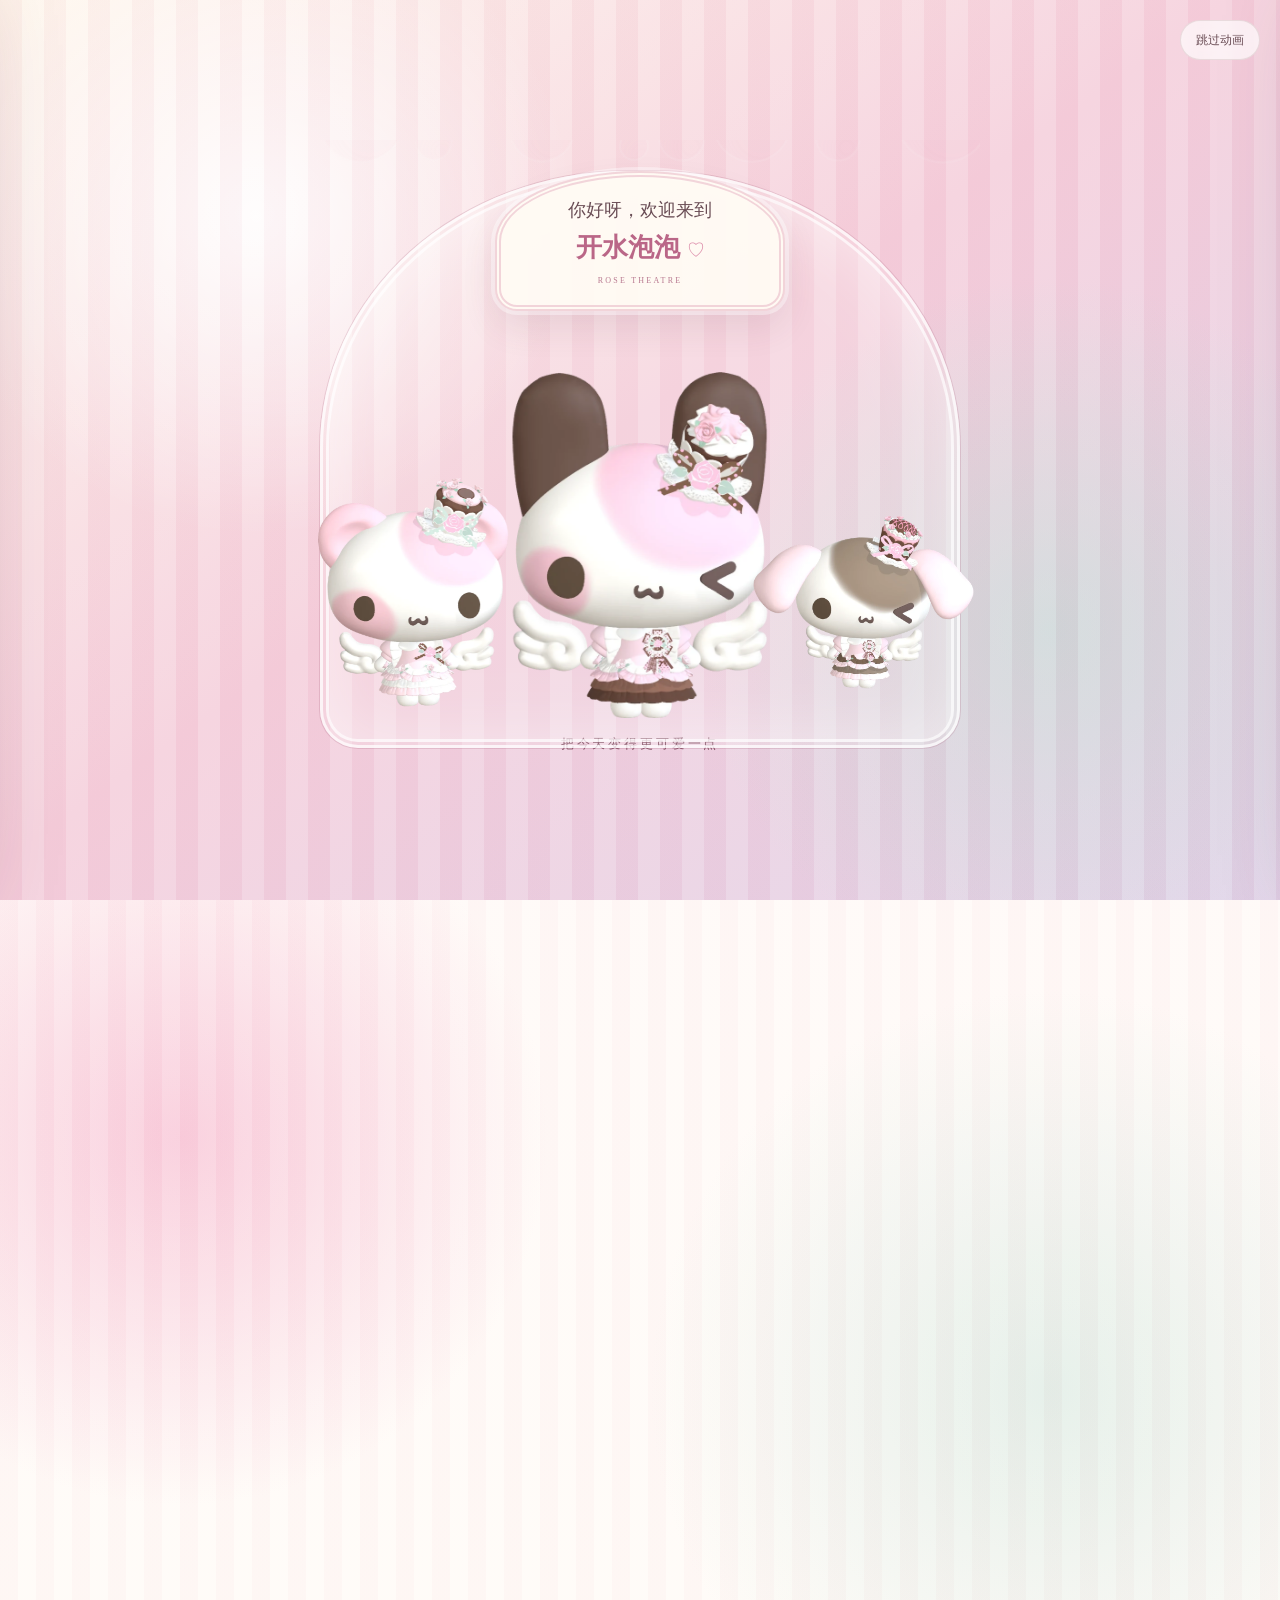
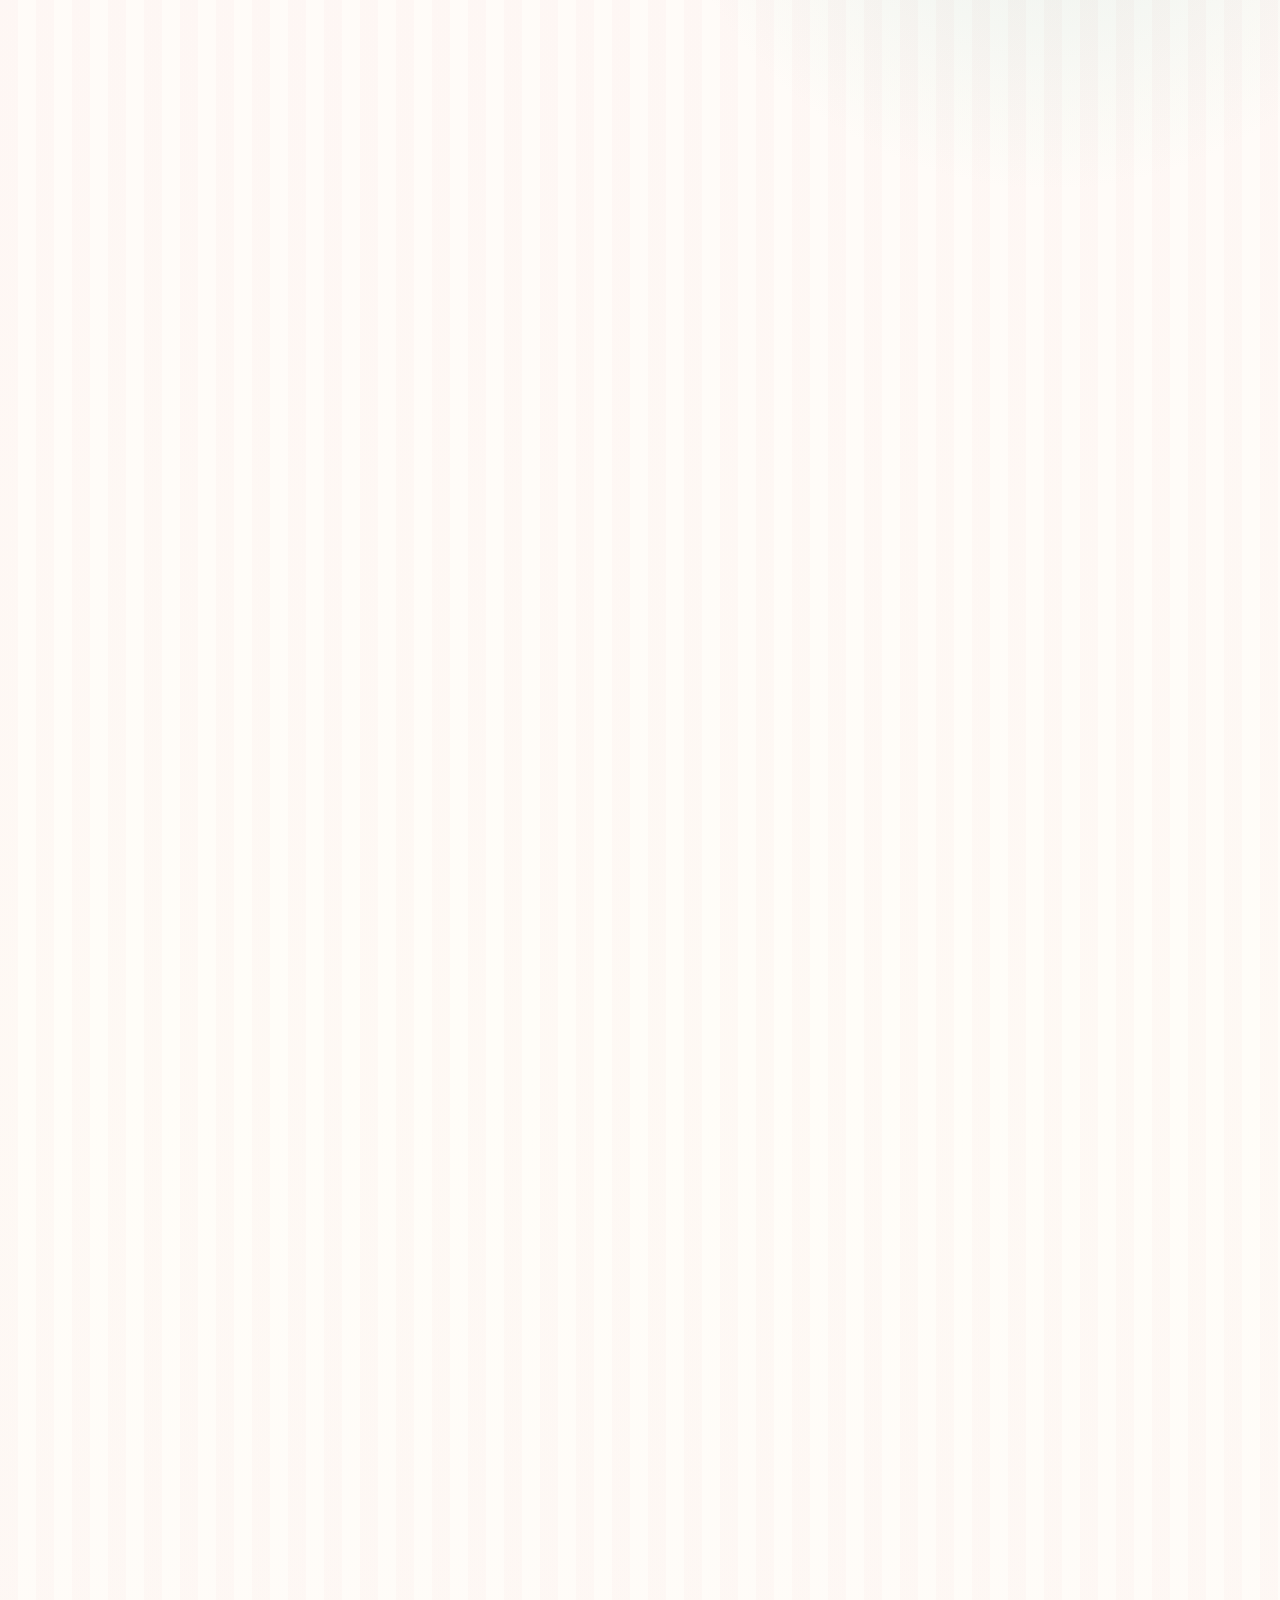
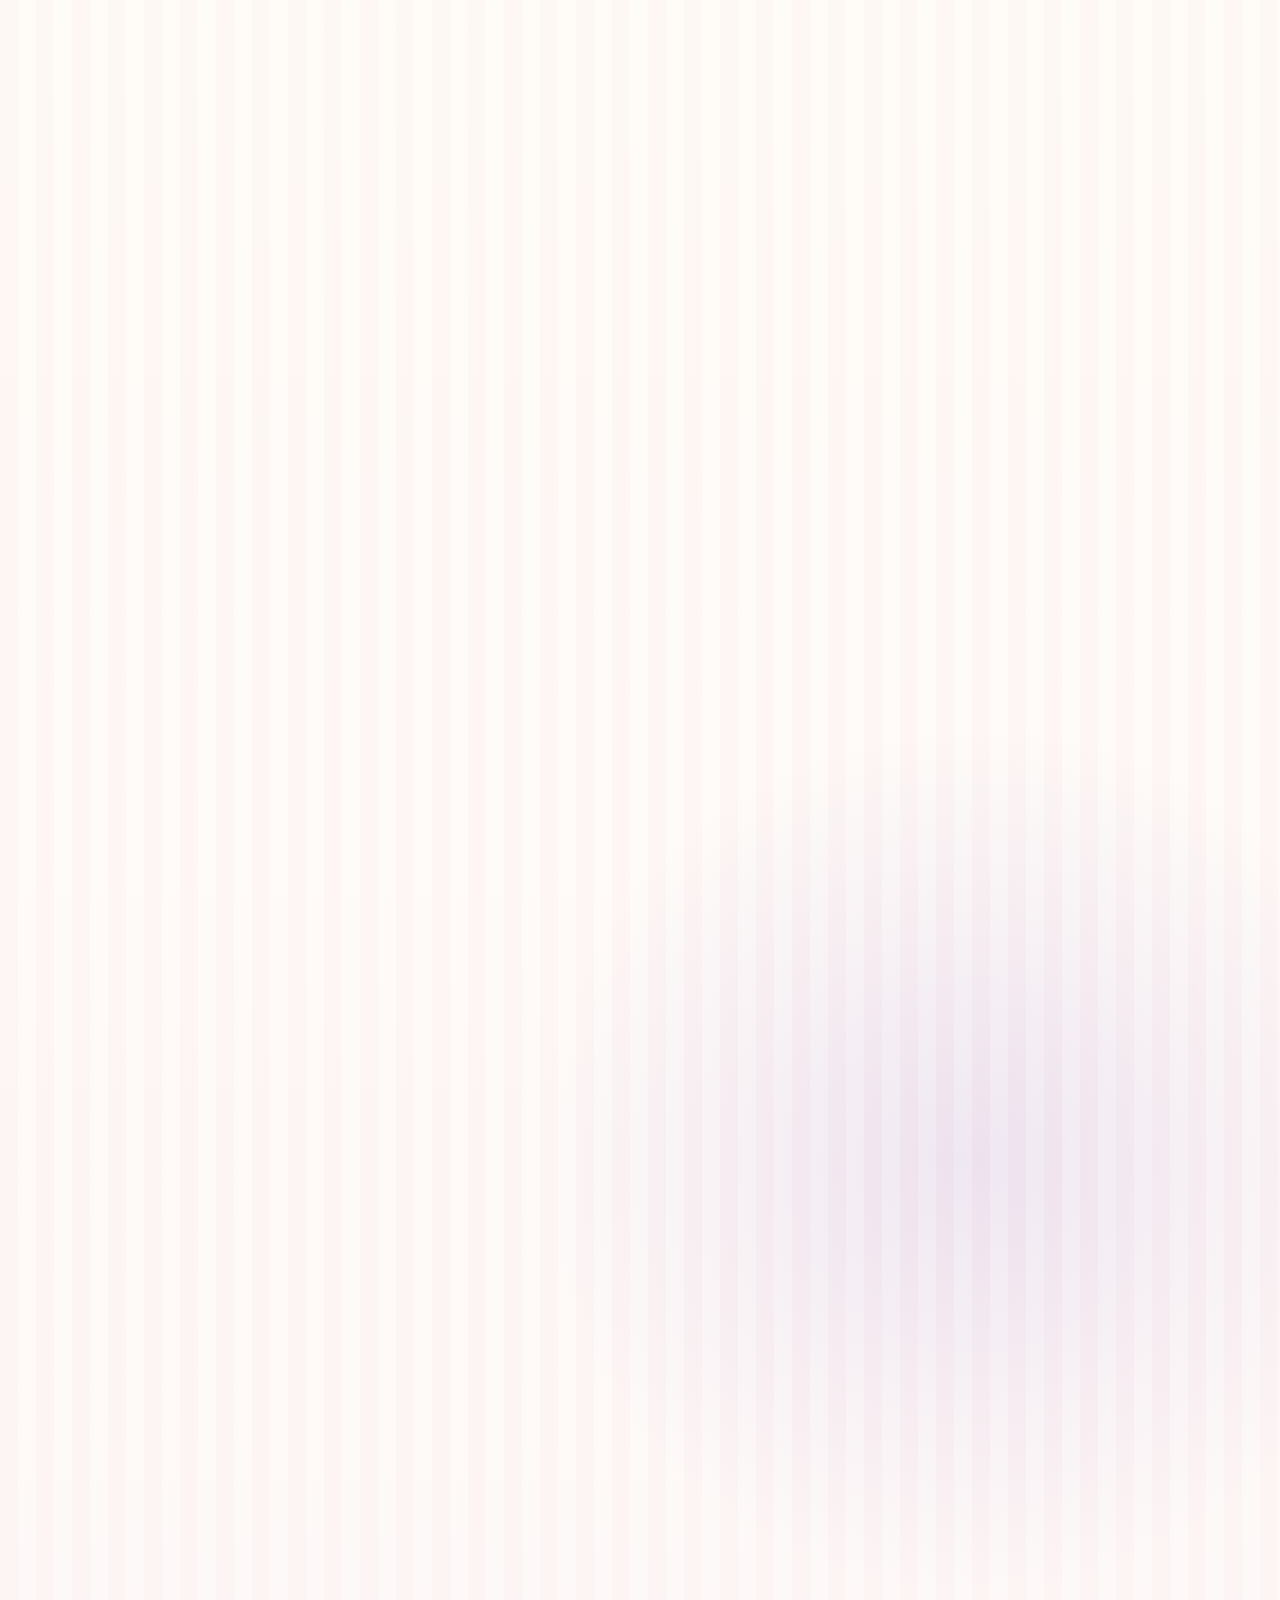
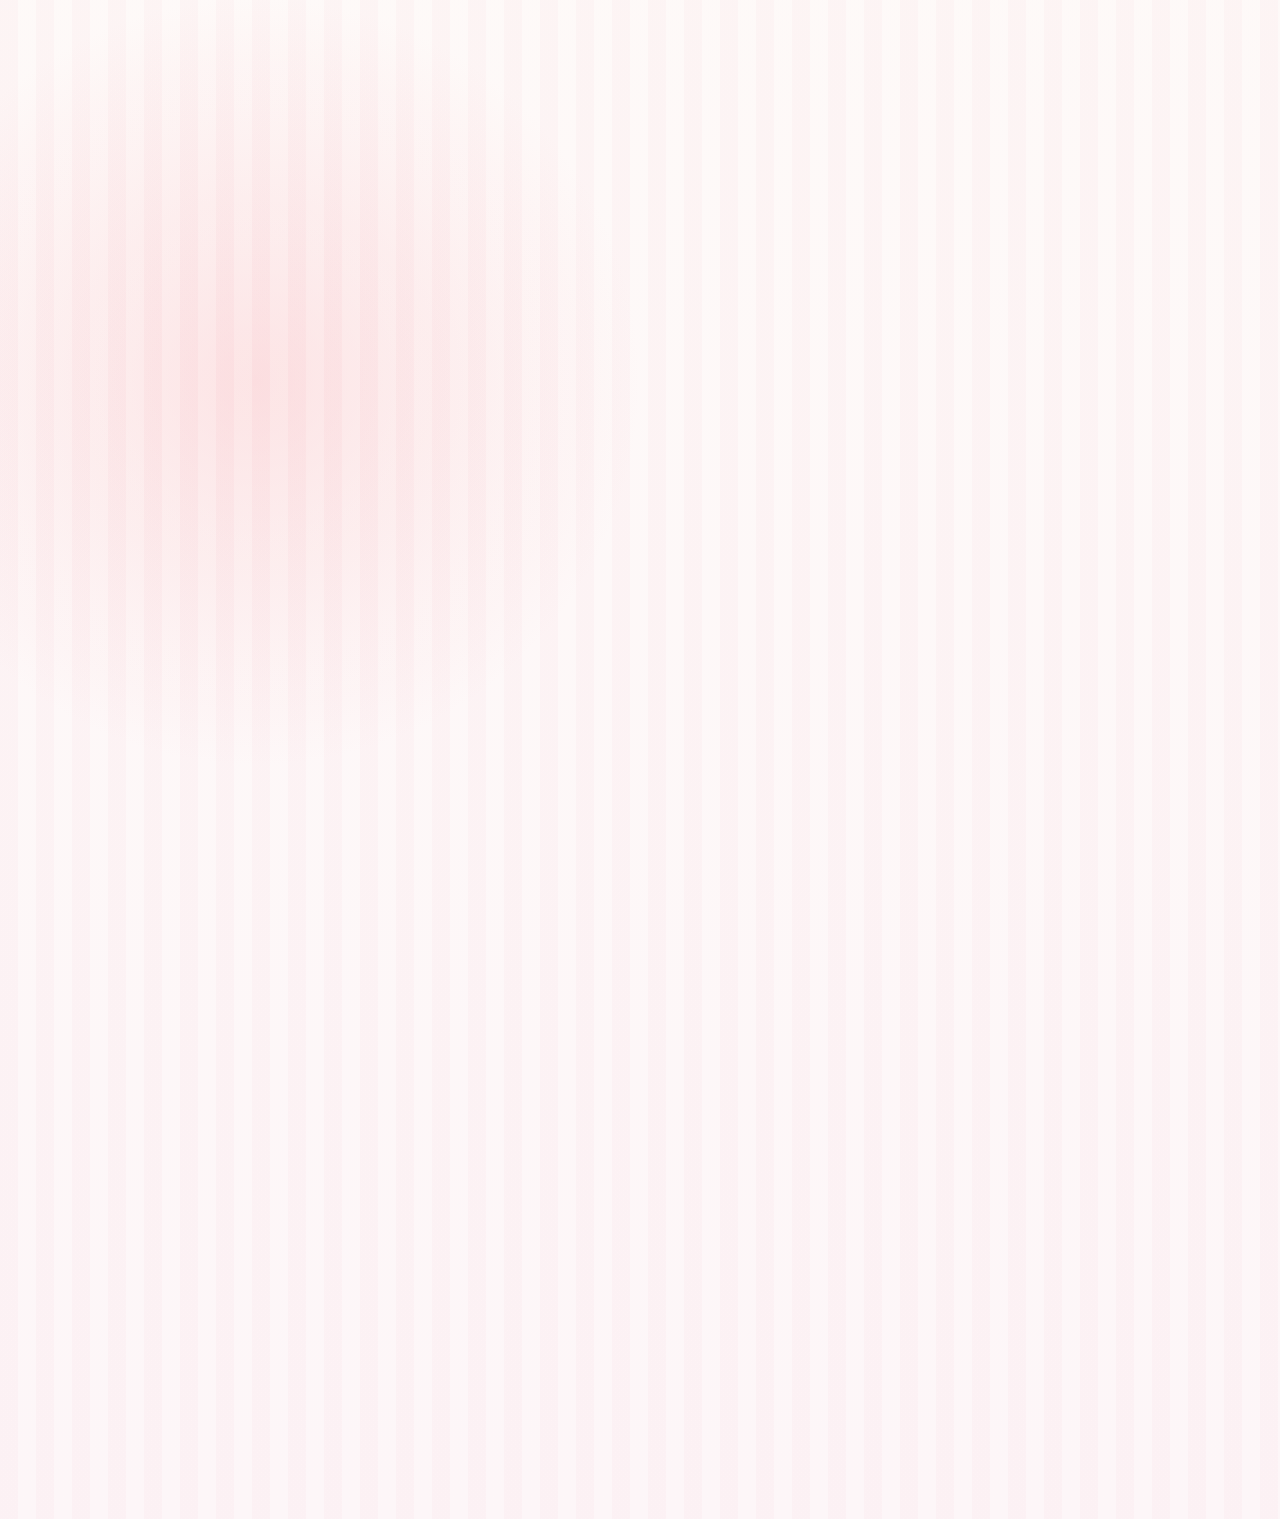
<file: index.html>
<!doctype html>
<html lang="zh-CN">
<head>
  <meta charset="UTF-8">
  <meta name="viewport" content="width=device-width, initial-scale=1.0">
  <meta name="description" content="开水泡泡商品展示页，默认进入泡泡蔷薇主题。">
  <meta name="theme-color" content="#d98eaa">
  <title>开水泡泡｜泡泡蔷薇洛丽塔剧场</title>
  <link rel="canonical" href="scheme-2.html">
  <script>
    window.location.replace("scheme-2.html");
  </script>
</head>
<body>
  <p>正在进入开水泡泡页面 2……</p>
  <p><a href="scheme-2.html">如果页面没有自动打开，请点这里继续</a></p>
</body>
</html>
</file>
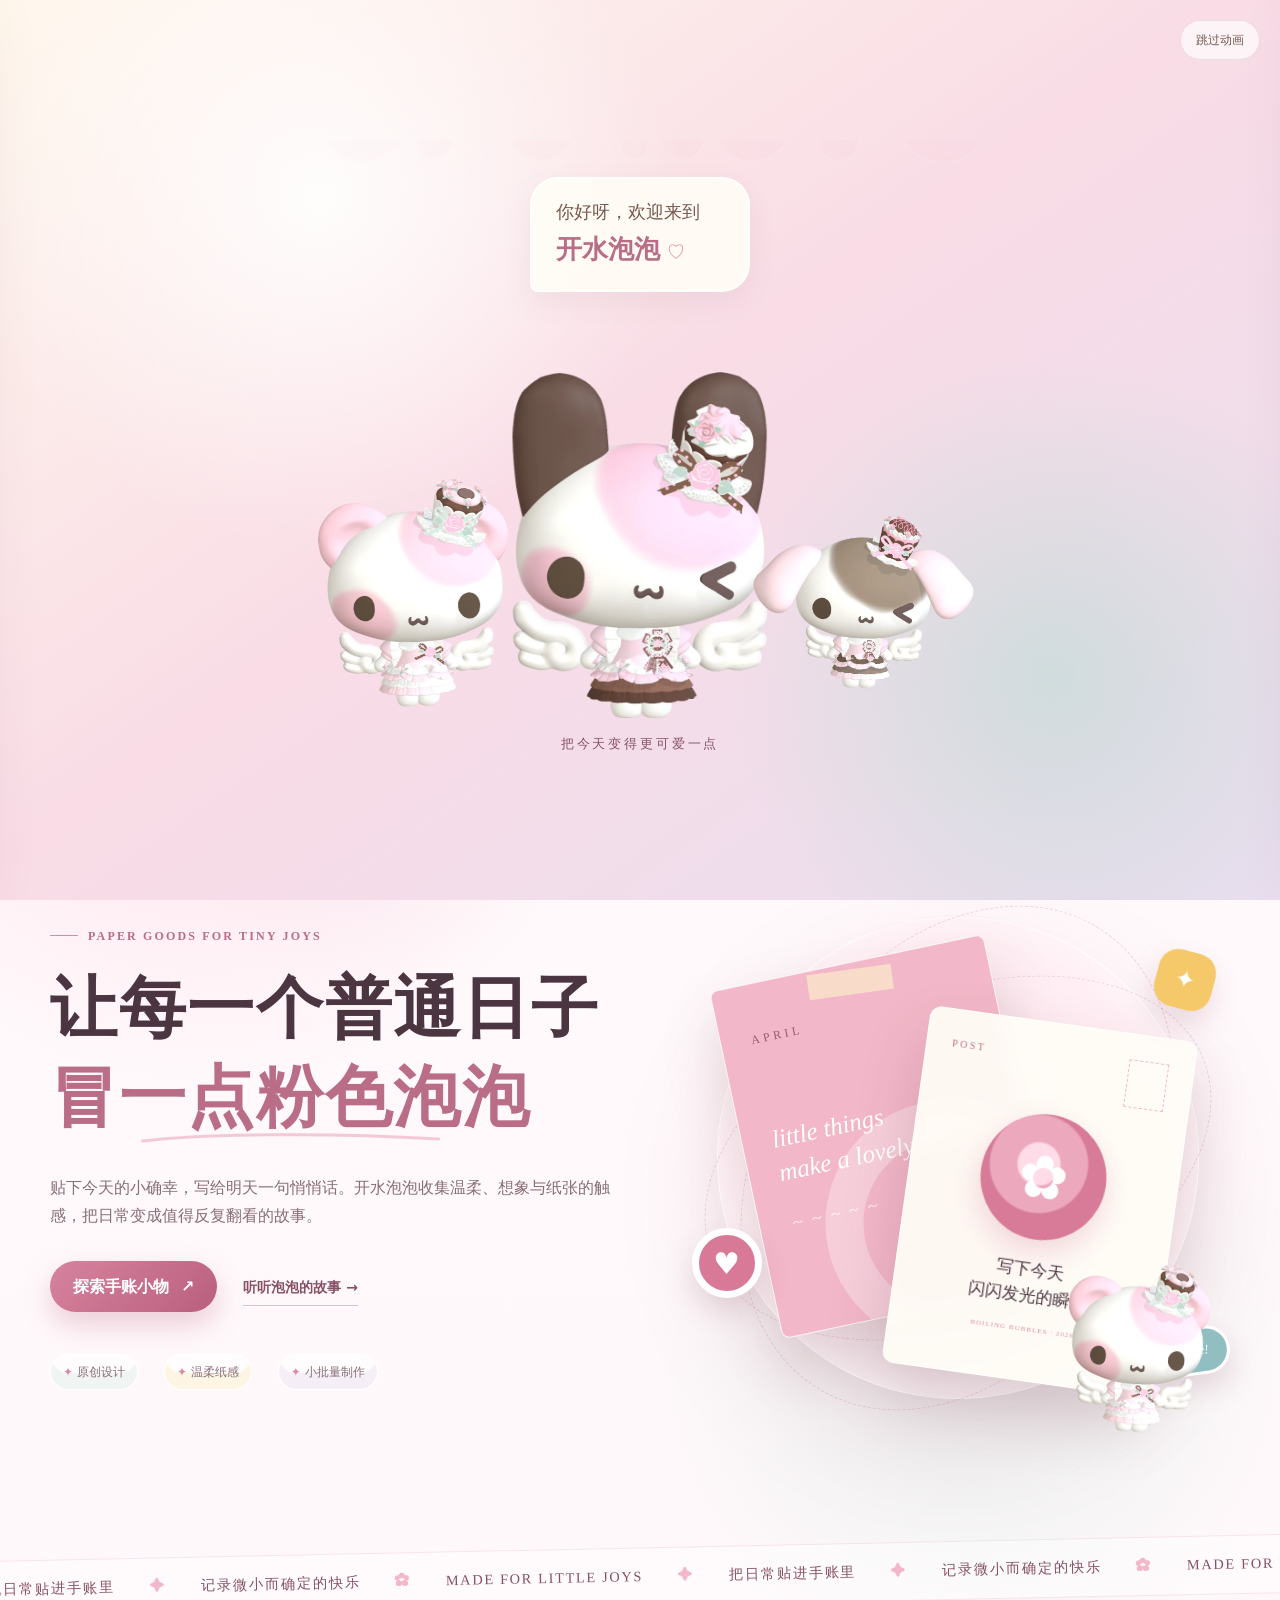
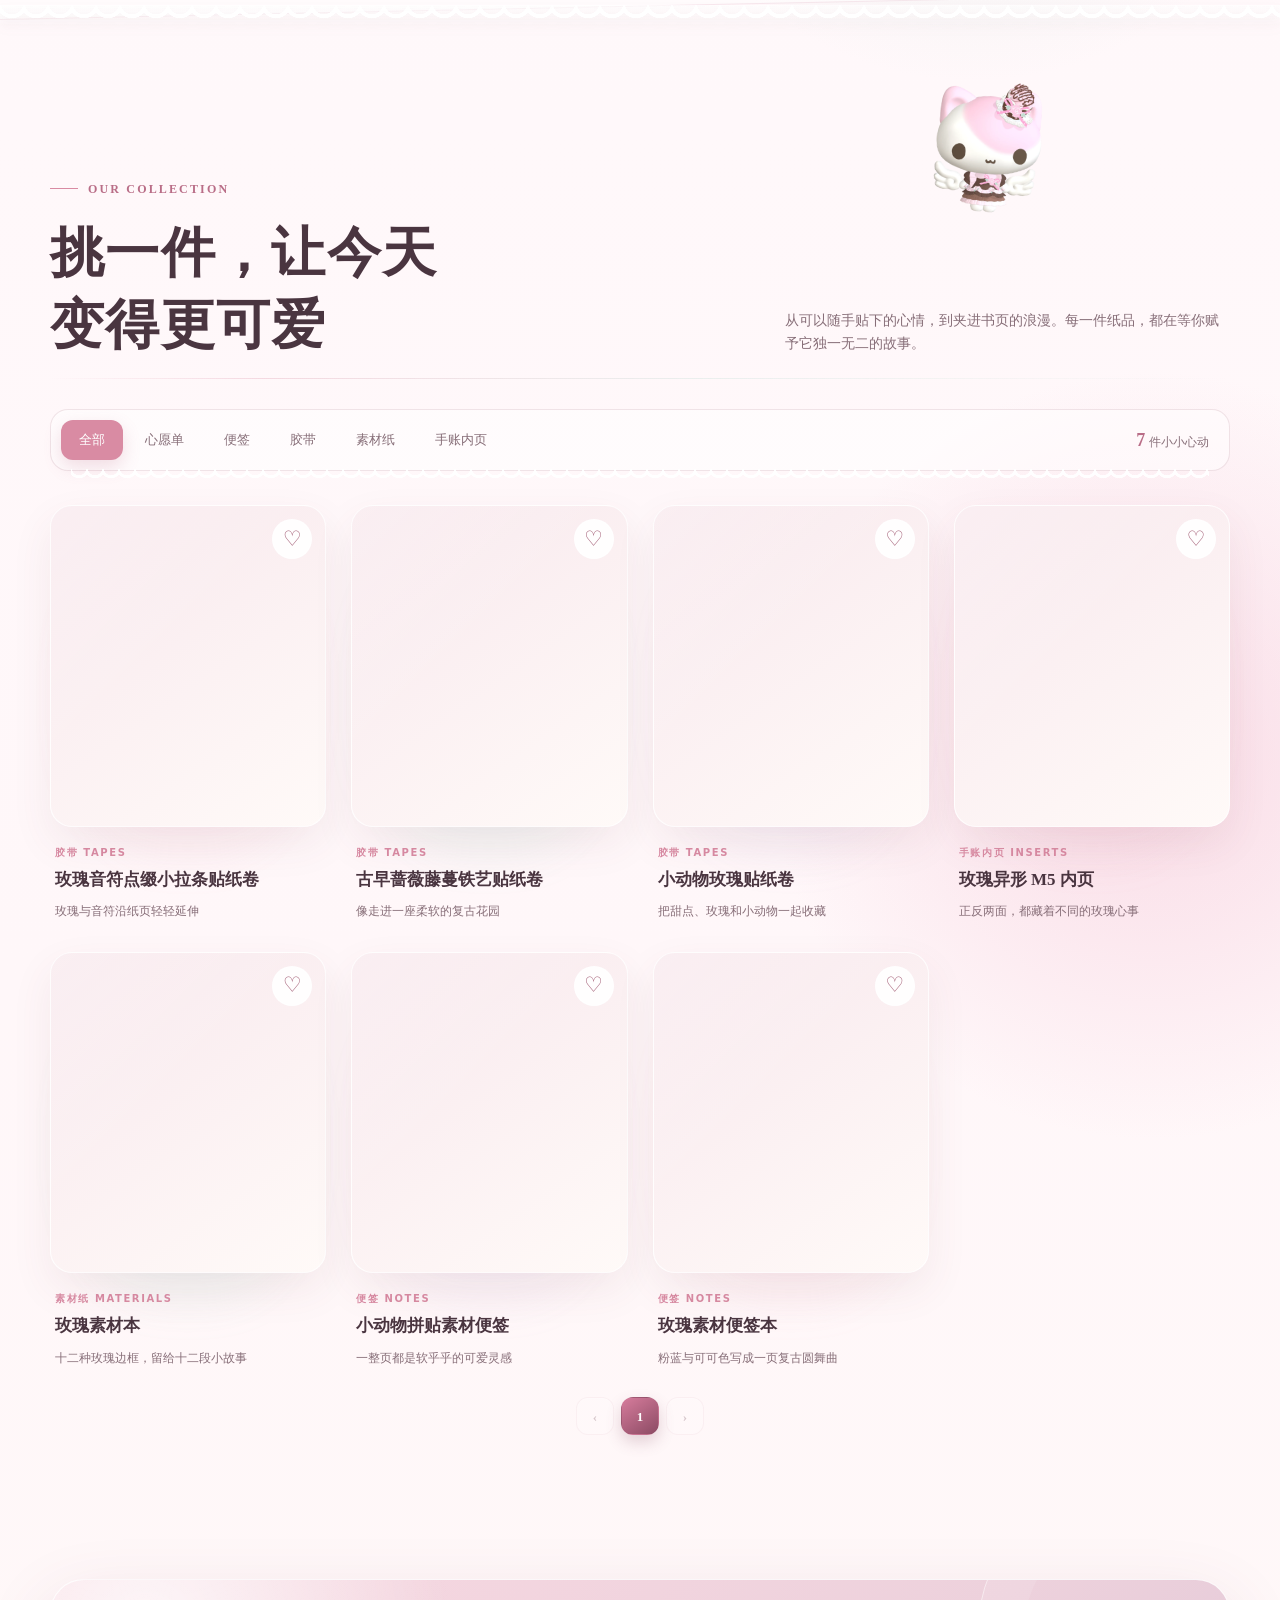
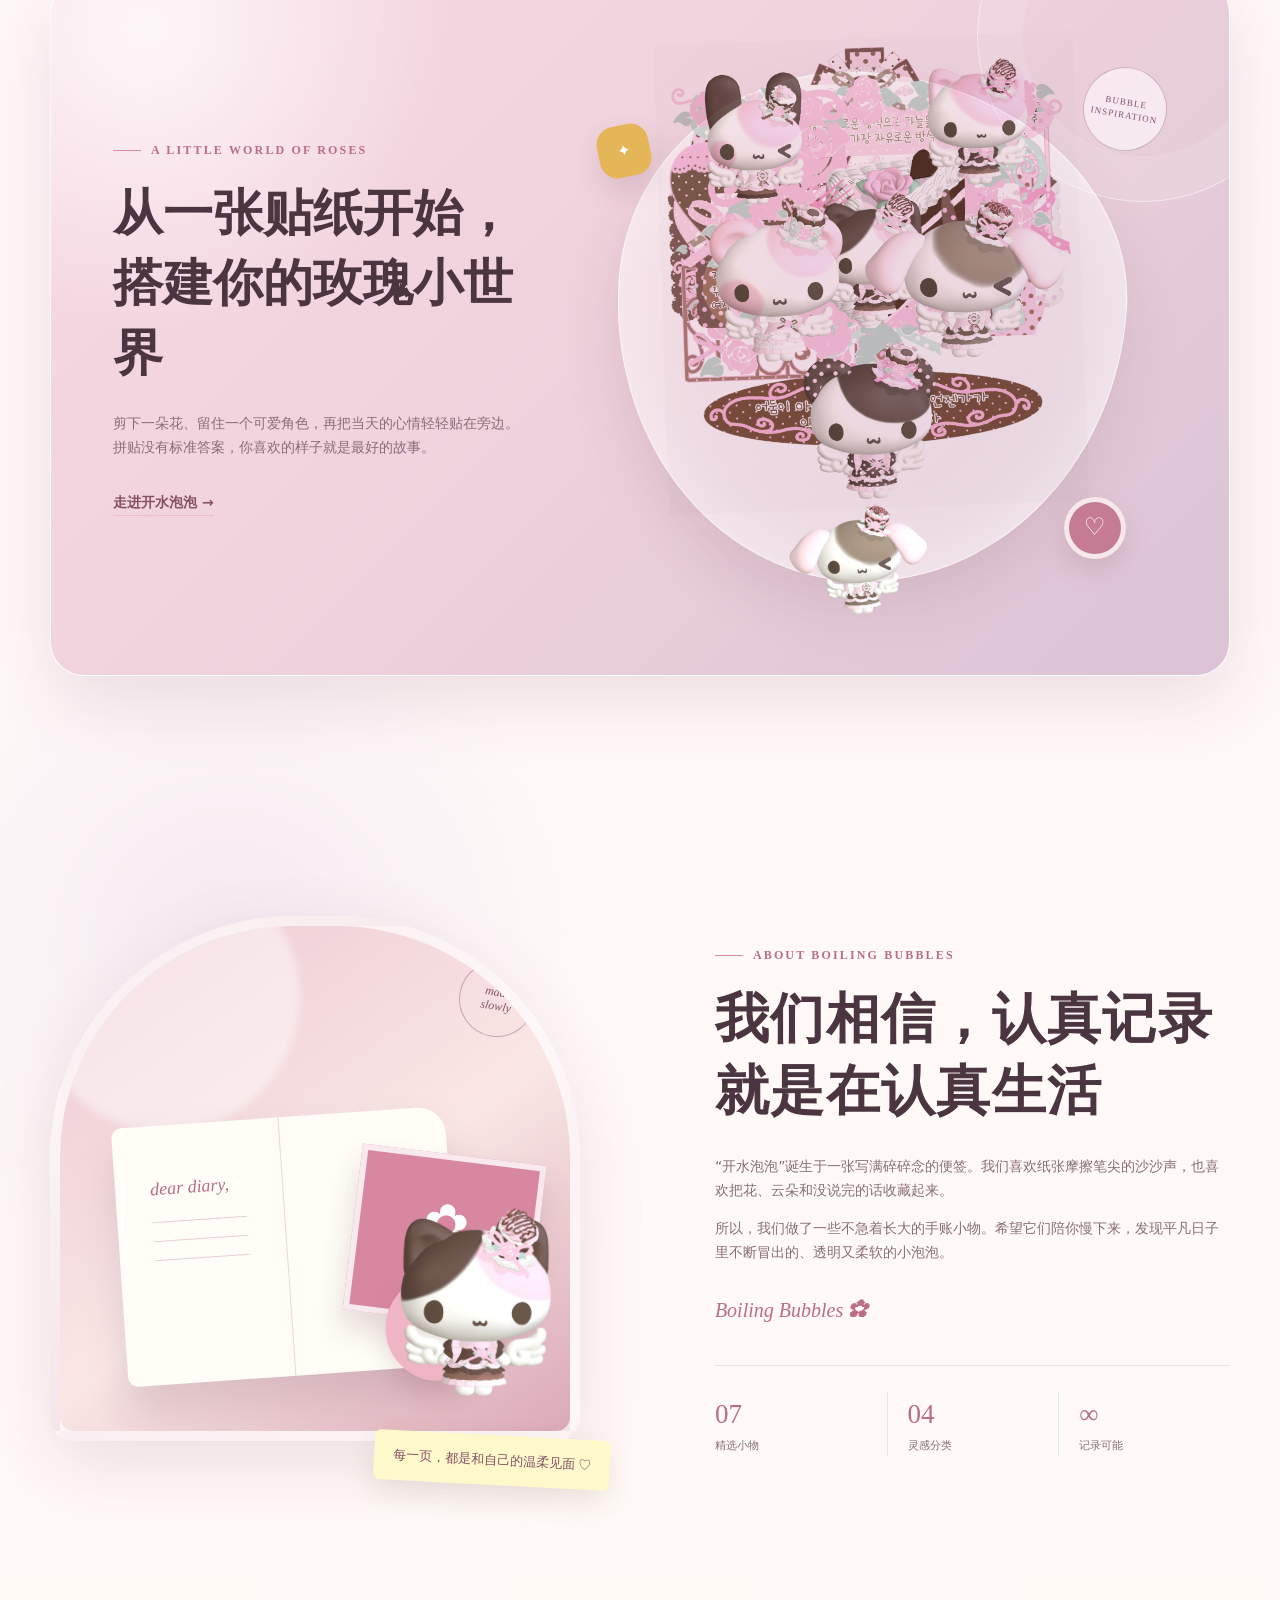
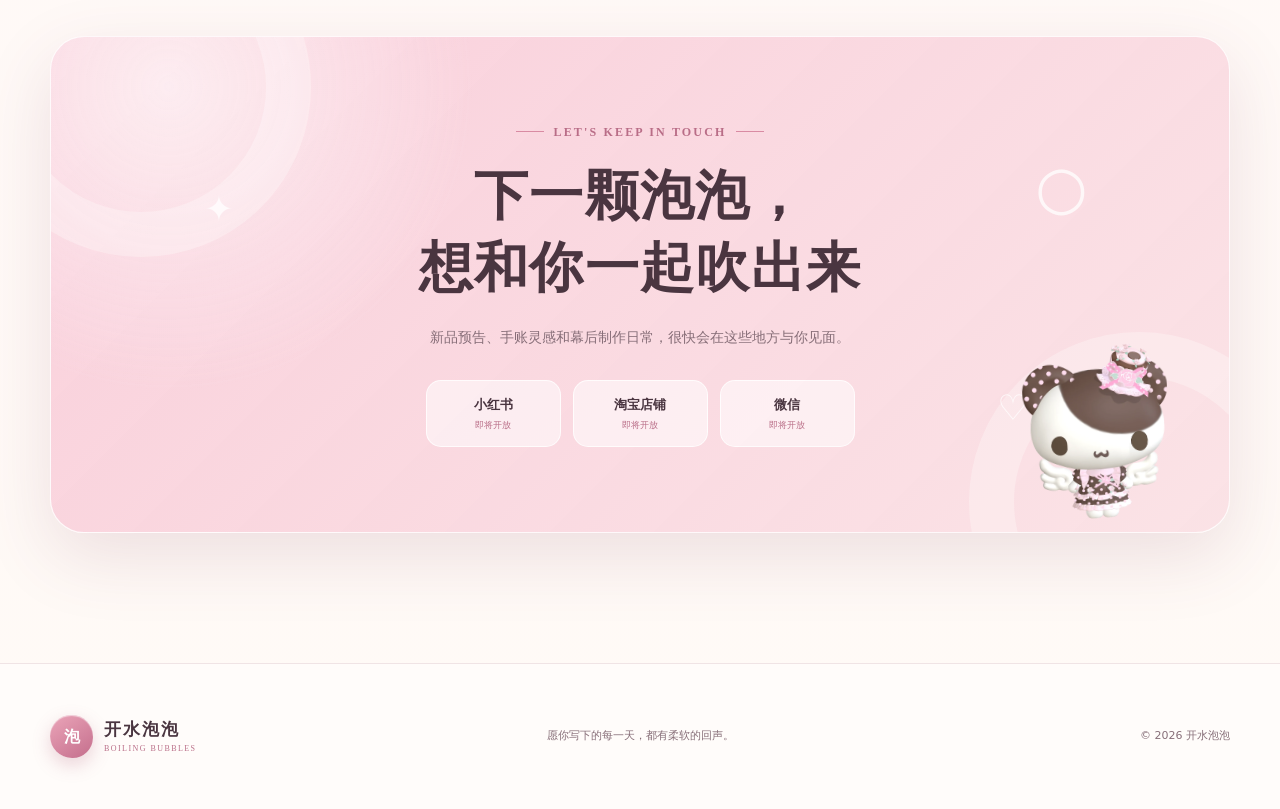
<file: scheme-1.html>
<!doctype html>
<html lang="zh-CN">
<head>
  <meta charset="UTF-8">
  <meta name="viewport" content="width=device-width, initial-scale=1.0">
  <meta name="description" content="开水泡泡手账小物，用贴纸、便签、卡片与胶带收藏生活里的闪光瞬间。">
  <meta name="theme-color" content="#f8cbd8">
  <title>开水泡泡｜把日常写成闪闪发光的故事</title>
  <link rel="icon" href="assets/favicon.svg" type="image/svg+xml">
  <link rel="preload" href="assets/audio/bgm-cream-mist.mp3" as="audio" type="audio/mpeg">
  <link rel="stylesheet" href="styles.css">
  <script src="audio.js" defer></script>
  <script src="script.js" defer></script>
  <script src="collection.js" defer></script>
</head>
<body class="scheme-one">
  <a class="skip-link" href="#main">跳到主要内容</a>
  <div class="welcome-scene" data-welcome-scene>
    <button class="welcome-skip" type="button" data-welcome-skip>跳过动画</button>
    <div class="welcome-curtain welcome-curtain--left" aria-hidden="true"></div>
    <div class="welcome-curtain welcome-curtain--right" aria-hidden="true"></div>
    <div class="welcome-stage" aria-hidden="true">
      <div class="welcome-bubbles">
        <i></i><i></i><i></i><i></i><i></i><i></i><i></i><i></i>
      </div>
      <div class="welcome-bubble">你好呀，欢迎来到<br><strong>开水泡泡</strong><span>♡</span></div>
      <div class="welcome-mascot welcome-mascot--left">
        <img src="assets/mascots/mint-cat.webp?v=2" alt="" width="638" height="760">
      </div>
      <div class="welcome-mascot welcome-mascot--main">
        <img src="assets/mascots/wink-bunny.webp?v=2" alt="" width="560" height="760">
      </div>
      <div class="welcome-mascot welcome-mascot--right">
        <img src="assets/mascots/floppy-puppy.webp?v=2" alt="" width="760" height="596">
      </div>
      <p>把今天变得更可爱一点</p>
    </div>
  </div>
  <div class="page-bubbles" aria-hidden="true">
    <i></i><i></i><i></i><i></i><i></i><i></i><i></i><i></i><i></i><i></i><i></i><i></i>
  </div>
  <div class="page-lace page-lace--left" aria-hidden="true"></div>
  <div class="page-lace page-lace--right" aria-hidden="true"></div>
  <div class="page-glow page-glow--one" aria-hidden="true"></div>
  <div class="page-glow page-glow--two" aria-hidden="true"></div>
  <div class="page-glow page-glow--three" aria-hidden="true"></div>
  <div class="page-glow page-glow--four" aria-hidden="true"></div>
  <div class="lolita-top-crown" aria-hidden="true"><span>✦</span><b>Boiling Bubbles</b><span>✦</span></div>

  <header class="site-header" id="top">
    <div class="nav-wrap">
      <a class="brand" href="#top" aria-label="开水泡泡首页">
        <span class="brand-mark" aria-hidden="true">泡</span>
        <span><strong>开水泡泡</strong><small>BOILING BUBBLES</small></span>
      </a>

      <nav class="style-switcher" aria-label="切换页面风格">
        <a class="style-choice" href="scheme-2.html">泡泡蔷薇</a>
        <a class="style-choice is-active" href="scheme-1.html" aria-current="page">奶油雾光</a>
        <a class="style-choice" href="scheme-3.html">午夜玫瑰</a>
      </nav>

      <button class="menu-toggle" type="button" aria-expanded="false" aria-controls="site-nav" aria-label="打开导航菜单">
        <span></span><span></span>
      </button>

      <nav class="site-nav" id="site-nav" aria-label="主导航">
        <a href="#collections">商品系列</a>
        <a href="#about">关于我们</a>
        <a href="#contact">找到我们</a>
        <button class="sound-toggle" type="button" data-sound-toggle aria-pressed="false" aria-label="开启页面声音">
          <span class="sound-toggle-icon" data-sound-icon aria-hidden="true">♪</span><span data-sound-label>音乐</span>
        </button>
        <button class="favorite-nav collection-nav" type="button" data-open-collection aria-label="打开我的泡泡图鉴">
          <span aria-hidden="true">◉</span> 图鉴
          <span class="favorite-count collection-count" data-collection-count>0/7</span>
        </button>
      </nav>
    </div>
  </header>

  <main id="main">
    <section class="hero section-shell" aria-labelledby="hero-title">
      <div class="hero-copy reveal">
        <p class="eyebrow"><span></span> Paper goods for tiny joys</p>
        <h1 id="hero-title">让每一个普通日子<br><em>冒一点粉色泡泡</em></h1>
        <p class="hero-description">贴下今天的小确幸，写给明天一句悄悄话。开水泡泡收集温柔、想象与纸张的触感，把日常变成值得反复翻看的故事。</p>
        <div class="hero-actions">
          <a class="button button--primary" href="#collections">探索手账小物 <span aria-hidden="true">↗</span></a>
          <a class="text-link" href="#about">听听泡泡的故事 <span aria-hidden="true">→</span></a>
        </div>
        <ul class="hero-notes" aria-label="品牌特色">
          <li><span>✦</span> 原创设计</li>
          <li><span>✦</span> 温柔纸感</li>
          <li><span>✦</span> 小批量制作</li>
        </ul>
      </div>

      <div class="hero-art reveal" aria-label="粉色手账拼贴插画">
        <div class="orbit orbit--one"></div>
        <div class="orbit orbit--two"></div>
        <div class="hero-card hero-card--back">
          <span class="tape"></span>
          <p>APRIL</p>
          <strong>little things<br>make a lovely life.</strong>
          <div class="scribble">～～～～～</div>
        </div>
        <div class="hero-card hero-card--front">
          <div class="postcard-top"><span>POST</span><i></i></div>
          <div class="hero-flower">✿</div>
          <p>写下今天<br>闪闪发光的瞬间</p>
          <small>BOILING BUBBLES · 2026</small>
        </div>
        <div class="floating-sticker sticker--heart">♥</div>
        <div class="floating-sticker sticker--star">✦</div>
        <div class="floating-sticker sticker--bubble">bubble!</div>
        <img class="mascot mascot--hero" src="assets/mascots/mint-cat.webp?v=2" alt="" width="638" height="760" aria-hidden="true">
      </div>
    </section>

    <section class="ticker" aria-label="品牌标语">
      <div class="ticker-track">
        <span>把日常贴进手账里</span><b>✦</b><span>记录微小而确定的快乐</span><b>✿</b><span>MADE FOR LITTLE JOYS</span><b>✦</b>
        <span aria-hidden="true">把日常贴进手账里</span><b aria-hidden="true">✦</b><span aria-hidden="true">记录微小而确定的快乐</span><b aria-hidden="true">✿</b><span aria-hidden="true">MADE FOR LITTLE JOYS</span><b aria-hidden="true">✦</b>
      </div>
    </section>
    <div class="lace-divider" aria-hidden="true"></div>

    <section class="collections section-shell" aria-labelledby="collections-title">
      <div class="section-heading reveal" id="collections">
        <div>
          <p class="eyebrow"><span></span> Our collection</p>
          <h2 id="collections-title">挑一件，让今天<br>变得更可爱</h2>
        </div>
        <p>从可以随手贴下的心情，到夹进书页的浪漫。每一件纸品，都在等你赋予它独一无二的故事。</p>
        <img class="mascot mascot--collection" src="assets/mascots/pink-cat.webp?v=2" alt="" width="608" height="760" aria-hidden="true" loading="lazy" decoding="async">
      </div>

      <div class="filter-row lace-card reveal" role="toolbar" aria-label="筛选商品">
        <div class="filter-buttons" data-filters>
          <button class="filter-button is-active" type="button" data-filter="all" aria-pressed="true">全部</button>
          <button class="filter-button" type="button" data-filter="favorites" aria-pressed="false">心愿单</button>
          <button class="filter-button" type="button" data-filter="notes" aria-pressed="false">便签</button>
          <button class="filter-button" type="button" data-filter="tapes" aria-pressed="false">胶带</button>
          <button class="filter-button" type="button" data-filter="materials" aria-pressed="false">素材纸</button>
          <button class="filter-button" type="button" data-filter="inserts" aria-pressed="false">手账内页</button>
        </div>
        <p class="result-count" aria-live="polite"><strong data-result-count>7</strong> 件小小心动</p>
      </div>

      <div class="product-grid" data-product-grid></div>
      <div class="empty-state" data-empty-state hidden>
        <span>♡</span>
        <h3>收藏夹还空空的</h3>
        <p>遇见喜欢的小物，就点亮它右上角的爱心吧。</p>
        <button class="button button--primary" type="button" data-show-all>去逛逛</button>
      </div>
    </section>

    <section class="inspiration section-shell" aria-labelledby="inspiration-title">
      <div class="inspiration-card reveal">
        <div class="inspiration-copy">
          <p class="eyebrow"><span></span> A little world of roses</p>
          <h2 id="inspiration-title">从一张贴纸开始，<br>搭建你的玫瑰小世界</h2>
          <p>剪下一朵花、留住一个可爱角色，再把当天的心情轻轻贴在旁边。拼贴没有标准答案，你喜欢的样子就是最好的故事。</p>
          <a class="text-link" href="#about">走进开水泡泡 <span aria-hidden="true">→</span></a>
        </div>
        <div class="inspiration-art">
          <span class="inspiration-label">BUBBLE<br>INSPIRATION</span>
          <img src="assets/products/real/开水泡泡灵感拼贴.webp" alt="粉色玫瑰与卡通角色组成的手账灵感拼贴" loading="lazy" decoding="async">
          <span class="inspiration-spark inspiration-spark--one" aria-hidden="true">✦</span>
          <span class="inspiration-spark inspiration-spark--two" aria-hidden="true">♡</span>
          <img class="mascot mascot--inspiration" src="assets/mascots/floppy-puppy.webp?v=2" alt="" width="760" height="596" aria-hidden="true" loading="lazy" decoding="async">
        </div>
      </div>
    </section>

    <section class="about section-shell" id="about" aria-labelledby="about-title">
      <div class="about-art reveal" aria-hidden="true">
        <div class="about-photo">
          <span class="about-stamp">made<br>slowly</span>
          <div class="desk-scene">
            <div class="desk-book"><span>dear diary,</span><i></i><i></i><i></i></div>
            <div class="desk-card">✿<small>keep<br>the joy</small></div>
            <div class="desk-tape"></div>
            <img class="mascot mascot--about" src="assets/mascots/cocoa-cat.webp?v=2" alt="" width="607" height="760" loading="lazy" decoding="async">
          </div>
        </div>
        <p class="hand-note">每一页，都是和自己的温柔见面 ♡</p>
      </div>

      <div class="about-copy reveal">
        <p class="eyebrow"><span></span> About boiling bubbles</p>
        <h2 id="about-title">我们相信，认真记录<br>就是在认真生活</h2>
        <p>“开水泡泡”诞生于一张写满碎碎念的便签。我们喜欢纸张摩擦笔尖的沙沙声，也喜欢把花、云朵和没说完的话收藏起来。</p>
        <p>所以，我们做了一些不急着长大的手账小物。希望它们陪你慢下来，发现平凡日子里不断冒出的、透明又柔软的小泡泡。</p>
        <div class="about-signature">Boiling Bubbles <span>✿</span></div>
        <dl class="about-stats">
          <div><dt data-product-total>0</dt><dd>精选小物</dd></div>
          <div><dt data-category-total>0</dt><dd>灵感分类</dd></div>
          <div><dt>∞</dt><dd>记录可能</dd></div>
        </dl>
      </div>
    </section>

    <section class="contact section-shell" id="contact" aria-labelledby="contact-title">
      <div class="contact-card reveal">
        <div class="contact-decoration" aria-hidden="true"><span>✦</span><span>○</span><span>♡</span></div>
        <p class="eyebrow eyebrow--center"><span></span> Let's keep in touch <span></span></p>
        <h2 id="contact-title">下一颗泡泡，<br>想和你一起吹出来</h2>
        <p>新品预告、手账灵感和幕后制作日常，很快会在这些地方与你见面。</p>
        <div class="social-links">
          <button type="button" data-coming-soon="小红书"><strong>小红书</strong><small>即将开放</small></button>
          <button type="button" data-coming-soon="淘宝店铺"><strong>淘宝店铺</strong><small>即将开放</small></button>
          <button type="button" data-coming-soon="微信"><strong>微信</strong><small>即将开放</small></button>
        </div>
        <img class="mascot mascot--contact" src="assets/mascots/polka-puppy.webp?v=2" alt="" width="641" height="760" aria-hidden="true" loading="lazy" decoding="async">
      </div>
    </section>
  </main>

  <footer class="site-footer">
    <div class="section-shell footer-inner">
      <a class="brand brand--footer" href="#top"><span class="brand-mark">泡</span><span><strong>开水泡泡</strong><small>BOILING BUBBLES</small></span></a>
      <p>愿你写下的每一天，都有柔软的回声。</p>
      <p class="copyright">© <span data-year></span> 开水泡泡</p>
    </div>
  </footer>

  <dialog class="product-modal" data-product-modal aria-labelledby="modal-title">
    <button class="modal-close" type="button" data-modal-close aria-label="关闭商品详情">×</button>
    <div class="modal-layout">
      <div class="modal-image-wrap"><img data-modal-image alt=""></div>
      <div class="modal-copy">
        <p class="product-category" data-modal-category></p>
        <h2 id="modal-title" data-modal-title></h2>
        <p class="modal-subtitle" data-modal-subtitle></p>
        <p class="modal-description" data-modal-description></p>
        <div class="modal-meta">
          <p><span>规格</span><strong data-modal-size></strong></p>
          <p><span>材质</span><strong data-modal-material></strong></p>
        </div>
        <div class="modal-footer">
          <button class="button button--primary" type="button" data-modal-favorite></button>
        </div>
      </div>
    </div>
  </dialog>

  <div class="toast" role="status" aria-live="polite" data-toast></div>
</body>
</html>
</file>
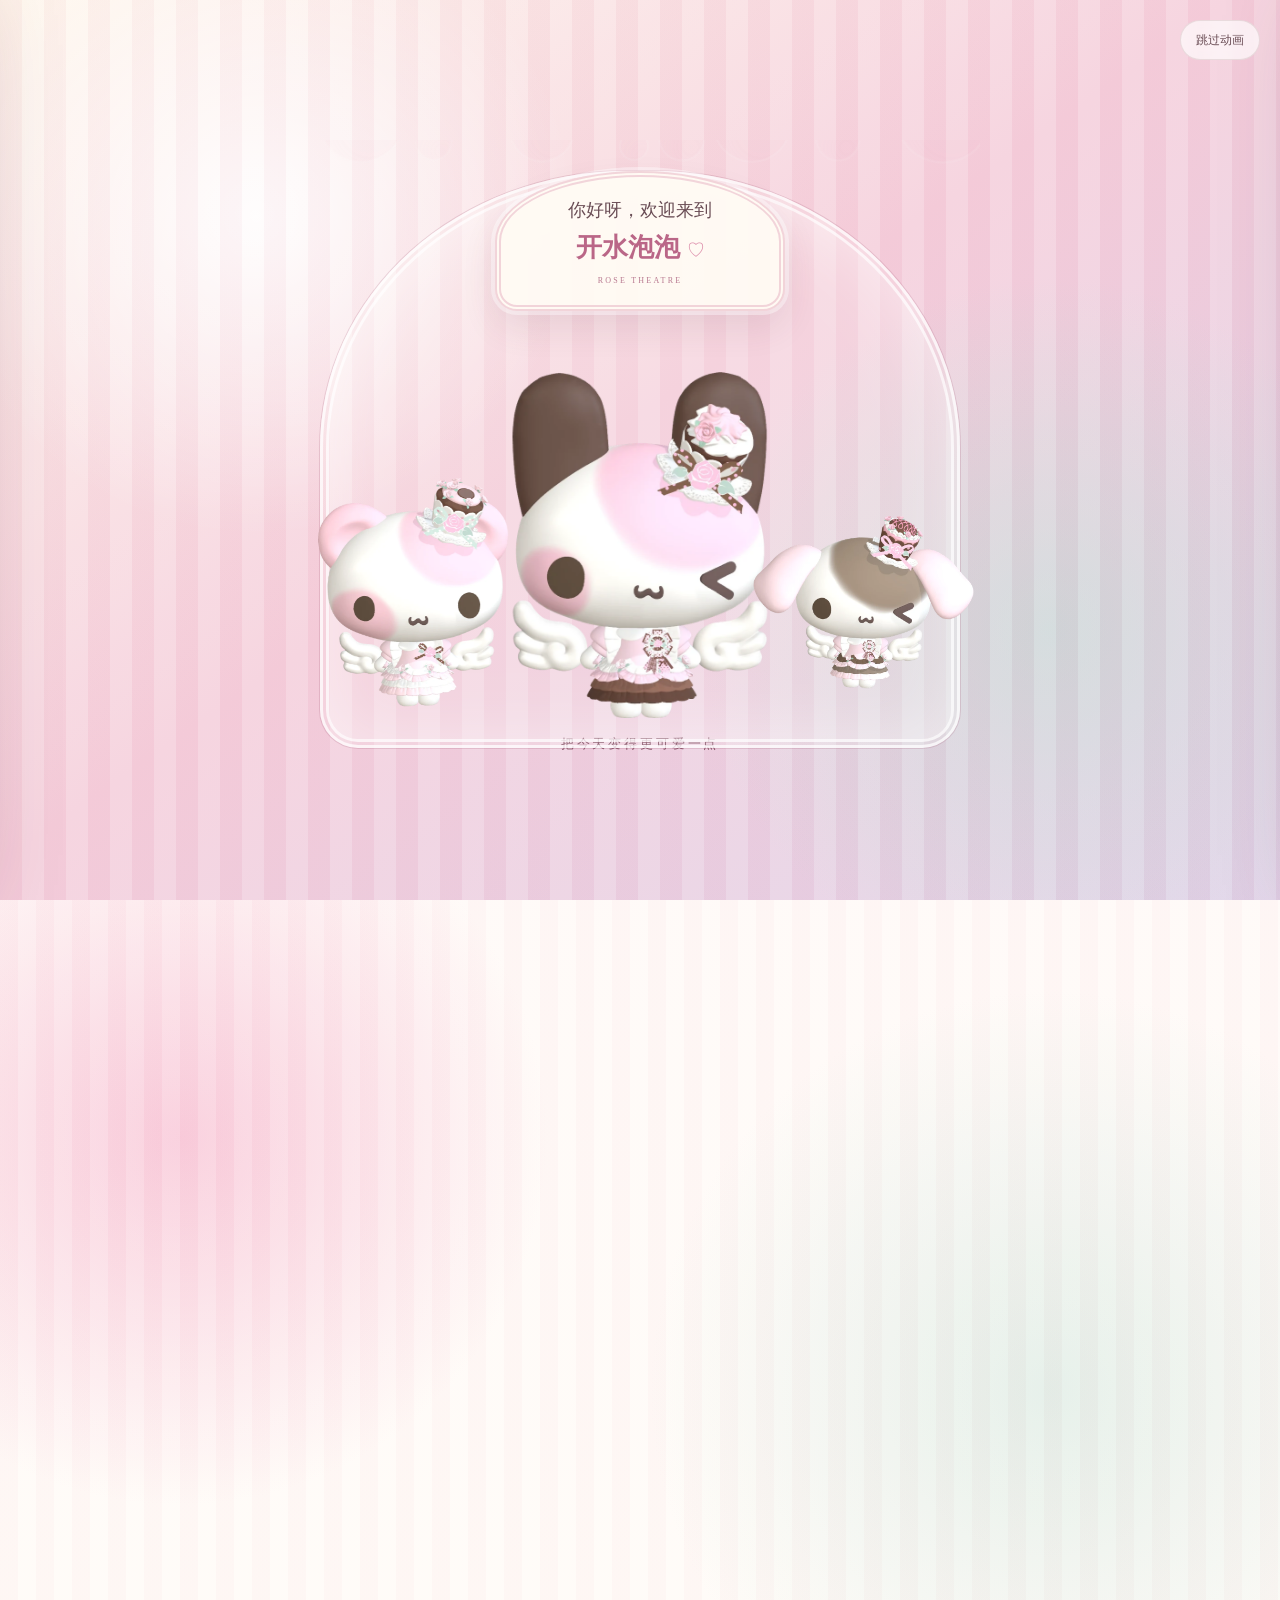
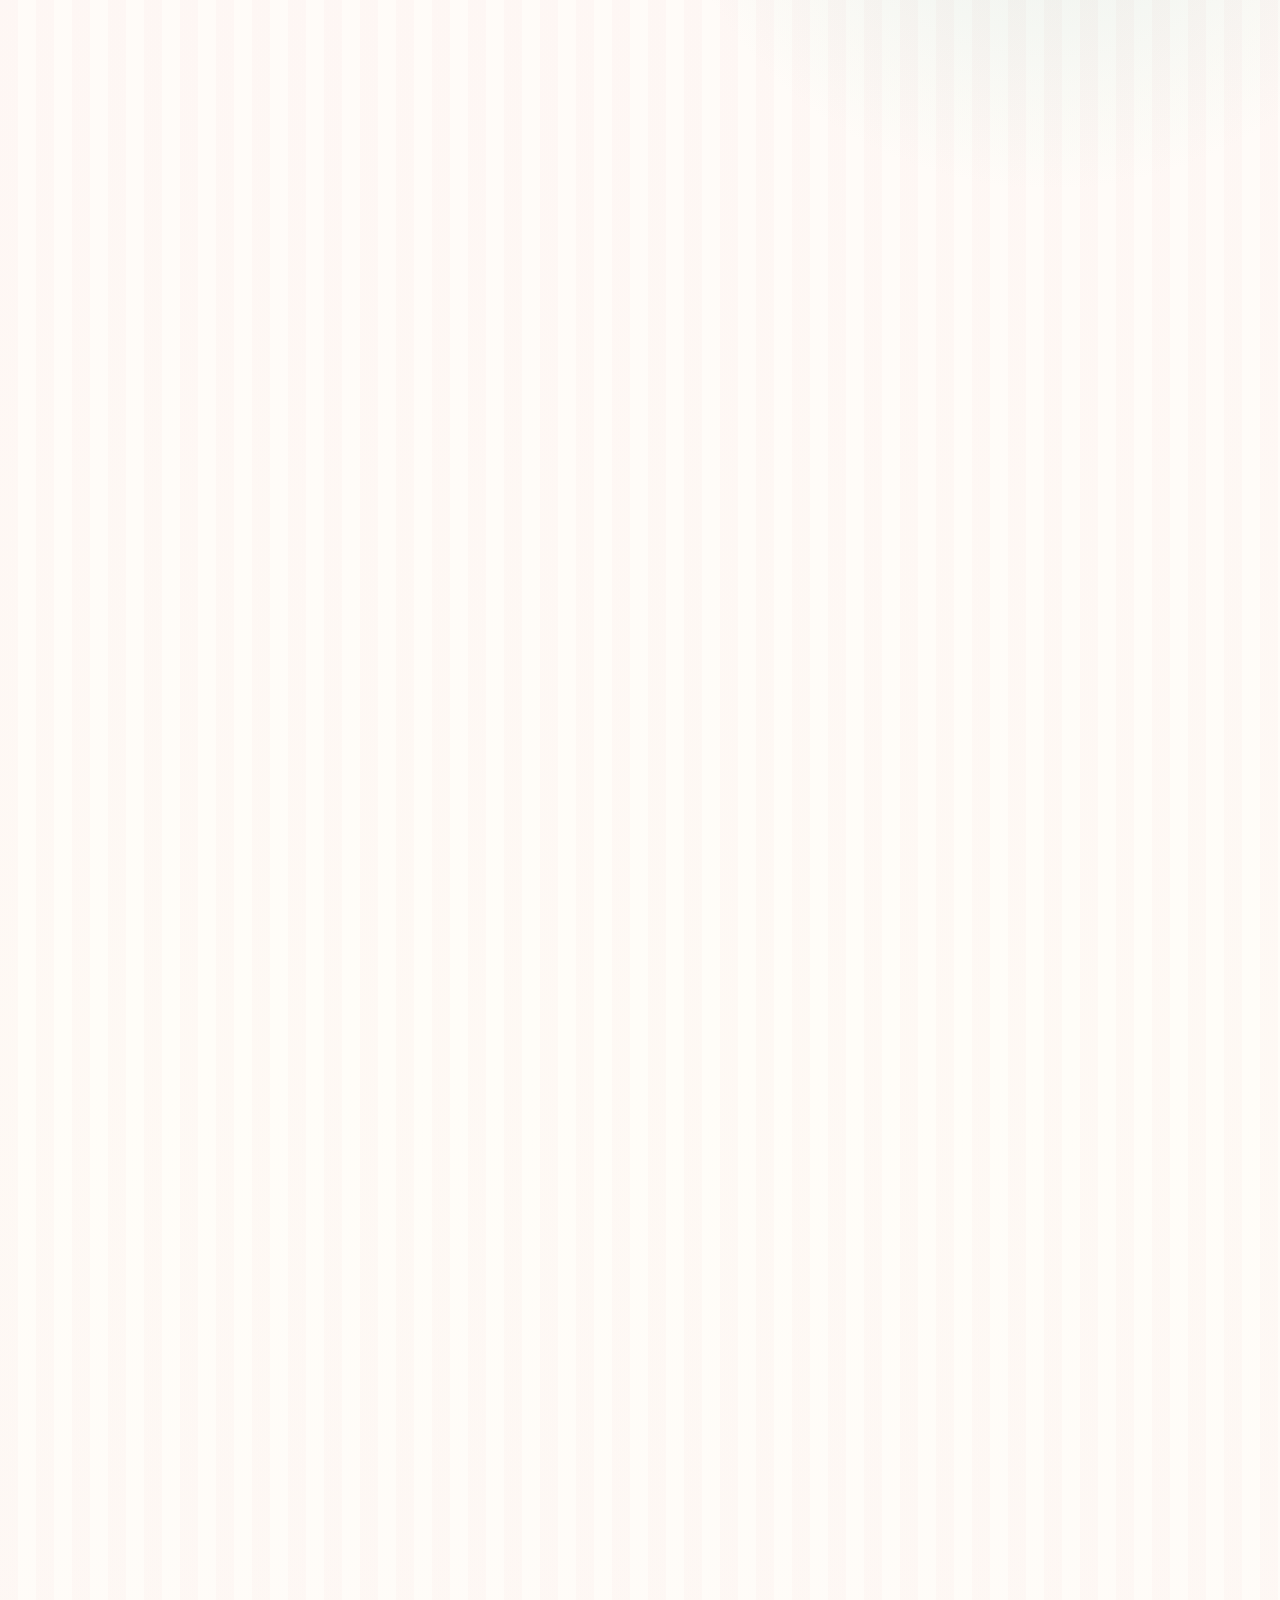
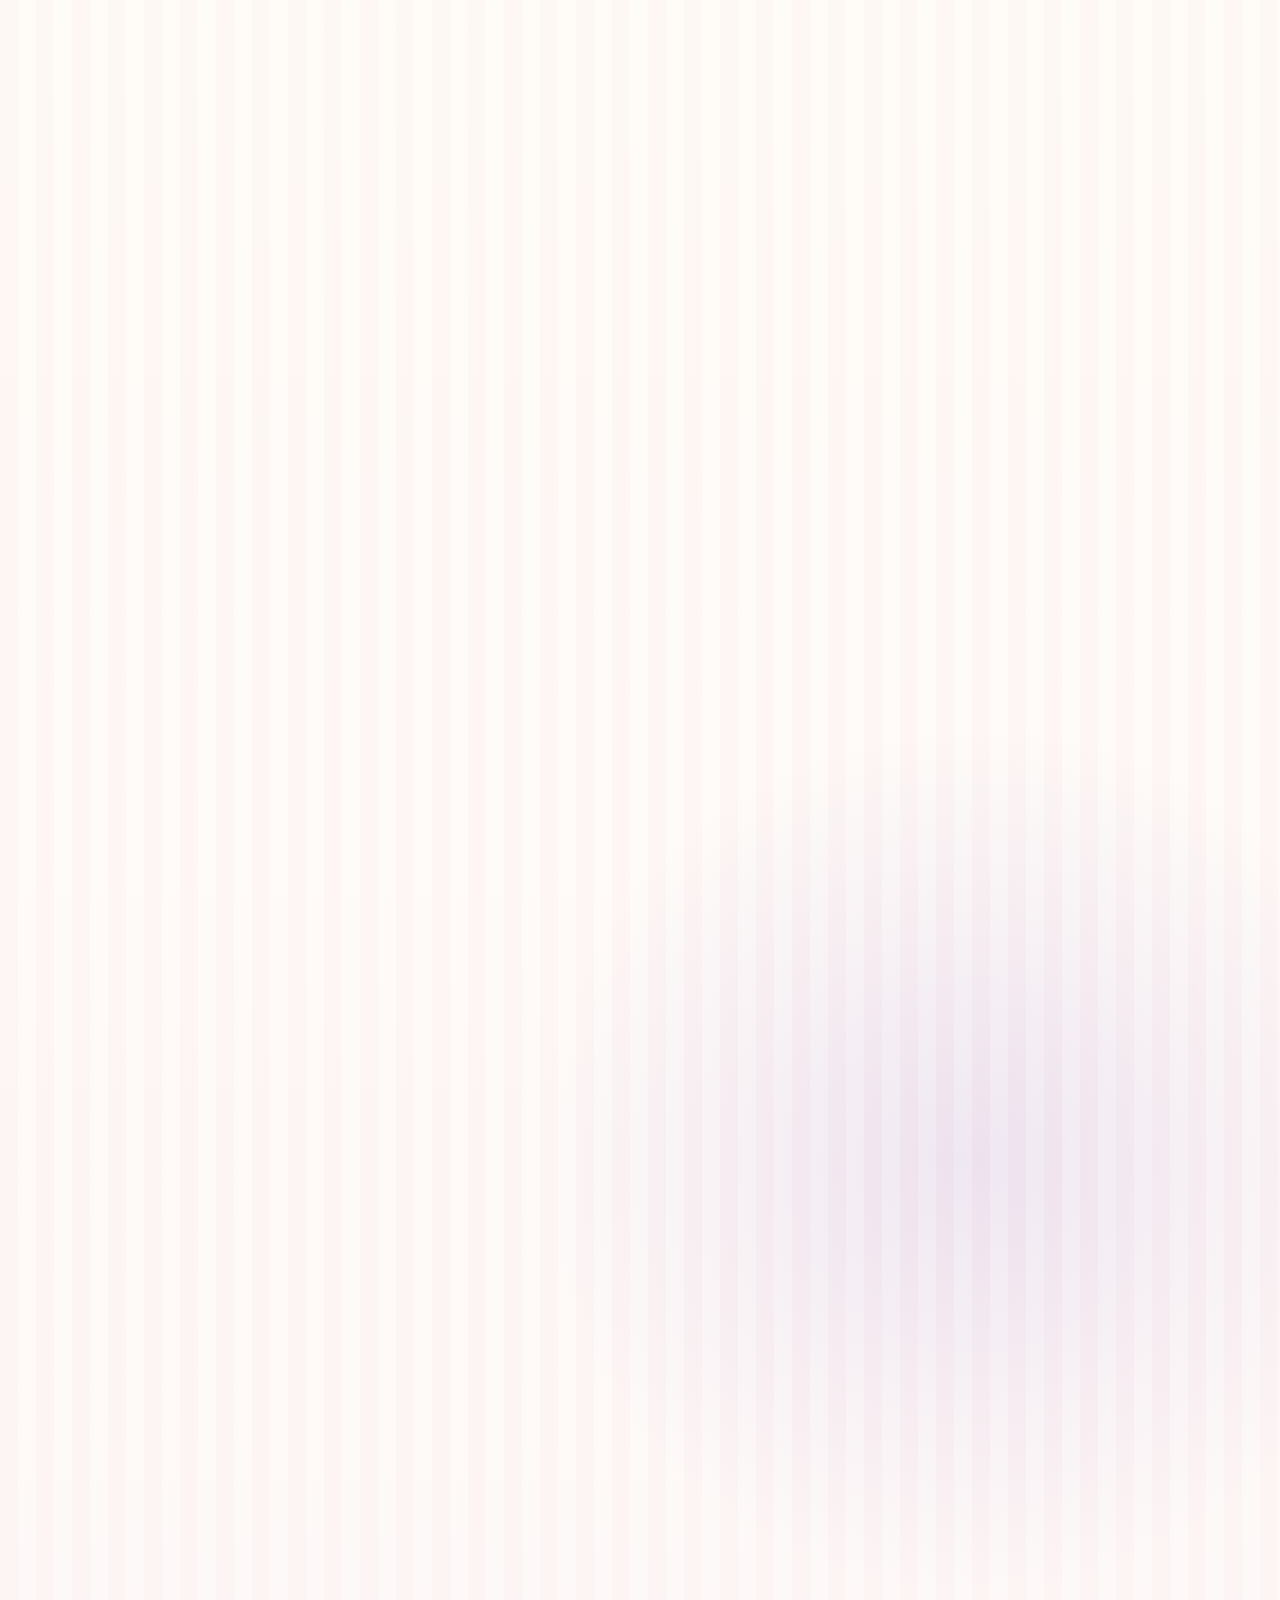
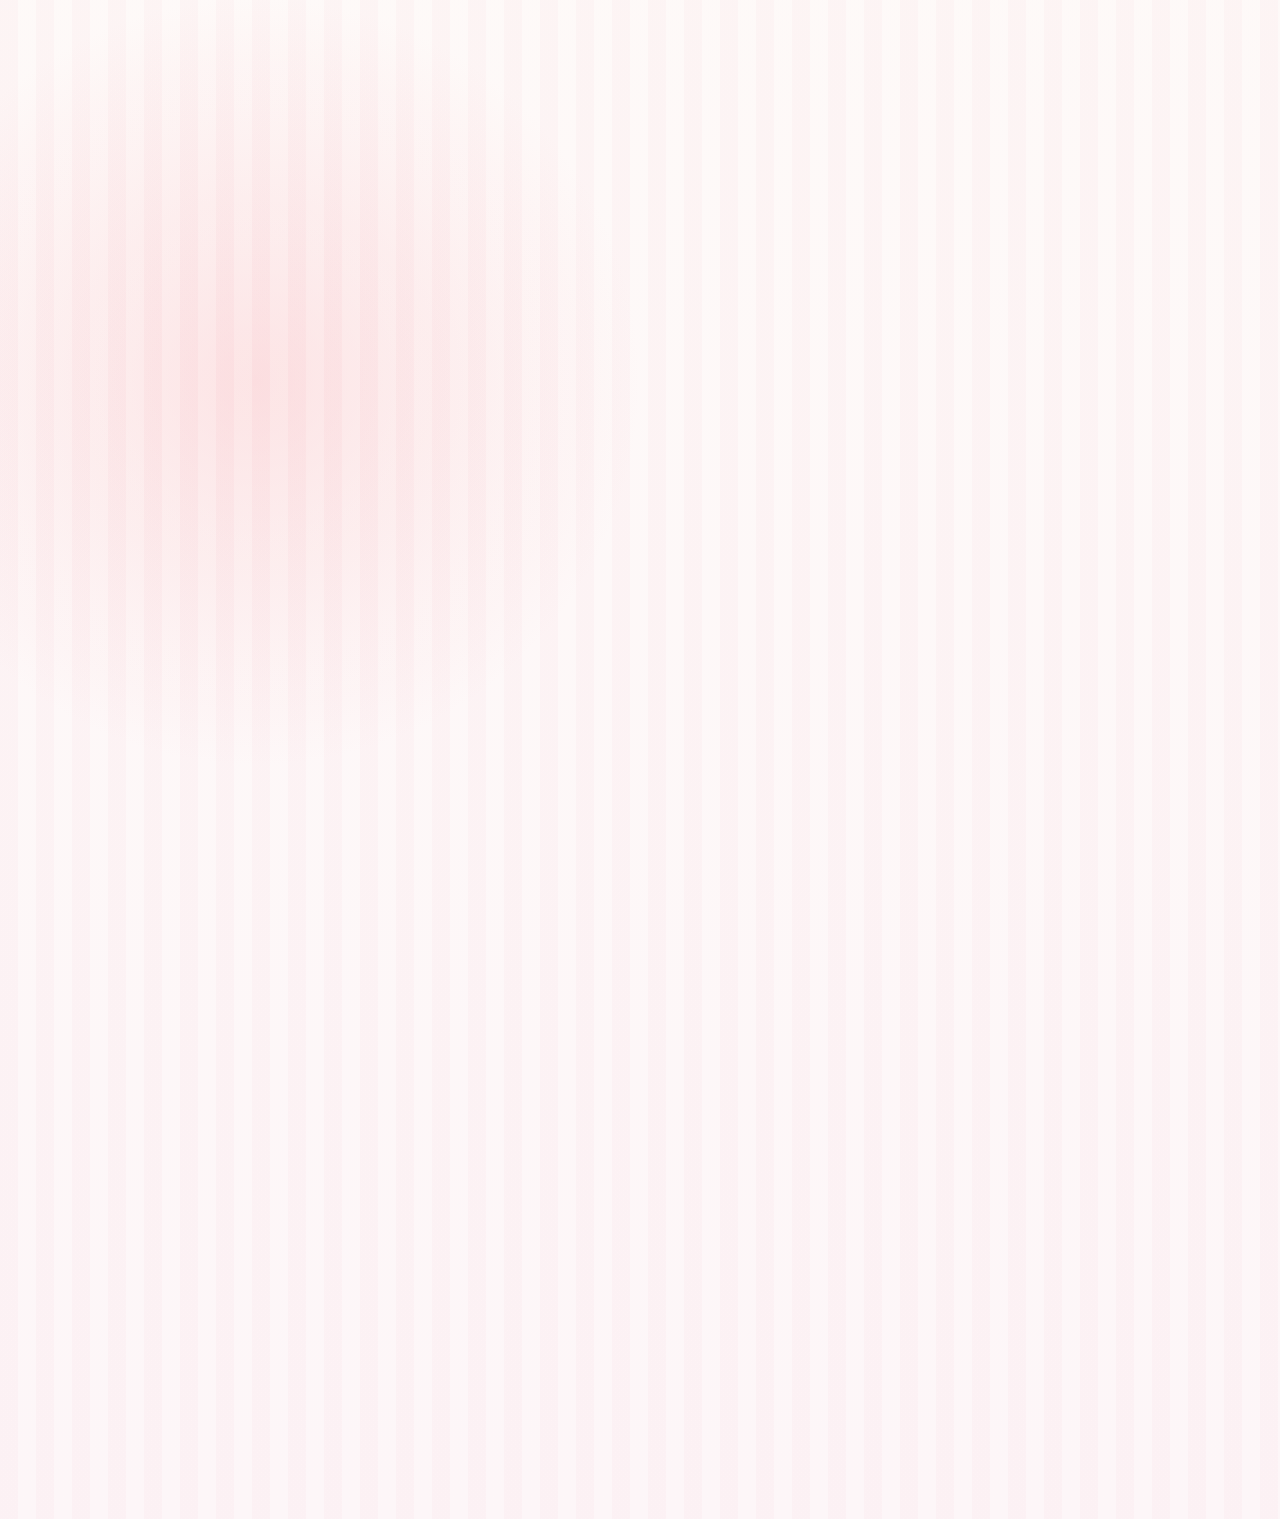
<file: scheme-2.html>
<!doctype html>
<html lang="zh-CN">
<head>
  <meta charset="UTF-8">
  <meta name="viewport" content="width=device-width, initial-scale=1.0">
  <meta name="description" content="开水泡泡泡泡蔷薇洛丽塔剧场，用华丽蕾丝与童话动物展示贴纸、便签、卡片和胶带。">
  <meta name="theme-color" content="#d98eaa">
  <title>开水泡泡｜泡泡蔷薇洛丽塔剧场</title>
  <link rel="icon" href="assets/favicon.svg" type="image/svg+xml">
  <link rel="preload" href="assets/audio/bgm-bubble-rose.mp3" as="audio" type="audio/mpeg">
  <link rel="stylesheet" href="styles.css">
  <script src="audio.js" defer></script>
  <script src="script.js" defer></script>
  <script src="collection.js" defer></script>
</head>
<body class="scheme-two notice-pending">
  <a class="skip-link" href="#main">跳到主要内容</a>
  <div class="welcome-scene" data-welcome-scene>
    <button class="welcome-skip" type="button" data-welcome-skip>跳过动画</button>
    <div class="welcome-curtain welcome-curtain--left" aria-hidden="true"></div>
    <div class="welcome-curtain welcome-curtain--right" aria-hidden="true"></div>
    <div class="welcome-stage" aria-hidden="true">
      <div class="welcome-bubbles">
        <i></i><i></i><i></i><i></i><i></i><i></i><i></i><i></i>
      </div>
      <div class="welcome-bubble">你好呀，欢迎来到<br><strong>开水泡泡</strong><span>♡</span></div>
      <div class="welcome-mascot welcome-mascot--left">
        <img src="assets/mascots/mint-cat.webp?v=2" alt="" width="638" height="760">
      </div>
      <div class="welcome-mascot welcome-mascot--main">
        <img src="assets/mascots/wink-bunny.webp?v=2" alt="" width="560" height="760">
      </div>
      <div class="welcome-mascot welcome-mascot--right">
        <img src="assets/mascots/floppy-puppy.webp?v=2" alt="" width="760" height="596">
      </div>
      <p>把今天变得更可爱一点</p>
    </div>
  </div>
  <div class="page-bubbles" aria-hidden="true">
    <i></i><i></i><i></i><i></i><i></i><i></i><i></i><i></i><i></i><i></i><i></i><i></i>
  </div>
  <div class="page-lace page-lace--left" aria-hidden="true"></div>
  <div class="page-lace page-lace--right" aria-hidden="true"></div>
  <div class="page-glow page-glow--one" aria-hidden="true"></div>
  <div class="page-glow page-glow--two" aria-hidden="true"></div>
  <div class="page-glow page-glow--three" aria-hidden="true"></div>
  <div class="page-glow page-glow--four" aria-hidden="true"></div>
  <div class="lolita-top-crown" aria-hidden="true"><span>✦</span><b>Boiling Bubbles</b><span>✦</span></div>
  <div class="rococo-sparkles" aria-hidden="true">
    <i>✦</i><i>♡</i><i>✧</i><i>♕</i><i>✦</i><i>♡</i><i>✧</i><i>✦</i>
  </div>

  <header class="site-header" id="top">
    <div class="nav-wrap">
      <a class="brand" href="#top" aria-label="开水泡泡首页">
        <span class="brand-mark" aria-hidden="true">泡</span>
        <span><strong>开水泡泡</strong><small>BOILING BUBBLES</small></span>
      </a>

      <nav class="style-switcher" aria-label="切换页面风格">
        <a class="style-choice is-active" href="scheme-2.html" aria-current="page">泡泡蔷薇</a>
        <a class="style-choice" href="scheme-1.html">奶油雾光</a>
        <a class="style-choice" href="scheme-3.html">午夜玫瑰</a>
      </nav>

      <button class="menu-toggle" type="button" aria-expanded="false" aria-controls="site-nav" aria-label="打开导航菜单">
        <span></span><span></span>
      </button>

      <nav class="site-nav" id="site-nav" aria-label="主导航">
        <a href="#collections">商品系列</a>
        <a href="#about">关于我们</a>
        <a href="#contact">找到我们</a>
        <button class="sound-toggle" type="button" data-sound-toggle aria-pressed="false" aria-label="开启页面声音">
          <span class="sound-toggle-icon" data-sound-icon aria-hidden="true">♪</span><span data-sound-label>音乐</span>
        </button>
        <button class="favorite-nav collection-nav" type="button" data-open-collection aria-label="打开我的泡泡图鉴">
          <span aria-hidden="true">◉</span> 图鉴
          <span class="favorite-count collection-count" data-collection-count>0/7</span>
        </button>
      </nav>
    </div>
  </header>

  <main id="main">
    <section class="hero section-shell" aria-labelledby="hero-title">
      <div class="hero-canopy" aria-hidden="true">
        <span class="canopy-bow">♡</span><i></i><i></i><i></i><i></i><i></i>
      </div>
      <div class="hero-copy reveal">
        <div class="royal-seal" aria-hidden="true"><span>BB</span><small>EST. 2026</small></div>
        <p class="eyebrow"><span></span> Welcome to the rose theatre</p>
        <h1 id="hero-title">把微小的可爱<br><em>收藏进每一天</em></h1>
        <p class="hero-description">推开蔷薇剧场的蕾丝帷幕，让贴纸、卡片与手账纸品化作一件件值得珍藏的小礼物。</p>
        <div class="hero-actions">
          <a class="button button--primary" href="#collections">探索手账小物 <span aria-hidden="true">↗</span></a>
          <a class="text-link" href="#about">听听泡泡的故事 <span aria-hidden="true">→</span></a>
        </div>
        <ul class="hero-notes" aria-label="品牌特色">
          <li><span>♕</span> 原创设计</li>
          <li><span>✦</span> 珍藏纸感</li>
          <li><span>♡</span> 小批量制作</li>
        </ul>
      </div>

      <div class="hero-art reveal" aria-label="粉色手账拼贴插画">
        <div class="orbit orbit--one"></div>
        <div class="orbit orbit--two"></div>
        <div class="hero-card hero-card--back">
          <span class="tape"></span>
          <p>APRIL</p>
          <strong>little things<br>make a lovely life.</strong>
          <div class="scribble">～～～～～</div>
        </div>
        <div class="hero-card hero-card--front">
          <div class="postcard-top"><span>POST</span><i></i></div>
          <div class="hero-flower">✿</div>
          <p>写下今天<br>闪闪发光的瞬间</p>
          <small>BOILING BUBBLES · 2026</small>
        </div>
        <div class="floating-sticker sticker--heart">♥</div>
        <div class="floating-sticker sticker--star">✦</div>
        <div class="floating-sticker sticker--bubble">bubble!</div>
        <img class="mascot mascot--hero" src="assets/mascots/mint-cat.webp?v=2" alt="" width="638" height="760" aria-hidden="true">
        <img class="mascot mascot--hero-friend mascot--hero-friend-left" src="assets/mascots/wink-bunny.webp?v=2" alt="" width="560" height="760" aria-hidden="true">
        <img class="mascot mascot--hero-friend mascot--hero-friend-right" src="assets/mascots/floppy-puppy.webp?v=2" alt="" width="760" height="596" aria-hidden="true">
      </div>
    </section>

    <section class="ticker" aria-label="品牌标语">
      <div class="ticker-track">
        <span>把日常贴进手账里</span><b>✦</b><span>记录微小而确定的快乐</span><b>✿</b><span>MADE FOR LITTLE JOYS</span><b>✦</b>
        <span aria-hidden="true">把日常贴进手账里</span><b aria-hidden="true">✦</b><span aria-hidden="true">记录微小而确定的快乐</span><b aria-hidden="true">✿</b><span aria-hidden="true">MADE FOR LITTLE JOYS</span><b aria-hidden="true">✦</b>
      </div>
    </section>
    <div class="lace-divider" aria-hidden="true"></div>

    <section class="collections section-shell" id="collections" aria-labelledby="collections-title">
      <div class="cabinet-crown" aria-hidden="true"><span>♕</span><b>Little Treasure Cabinet</b><span>♕</span></div>
      <div class="section-heading reveal">
        <div>
          <p class="eyebrow"><span></span> Cabinet of little treasures</p>
          <h2 id="collections-title">手账小物<br>收藏橱窗</h2>
        </div>
        <p>从可以随手贴下的心情，到夹进书页的浪漫。每一件纸品，都在等你赋予它独一无二的故事。</p>
        <img class="mascot mascot--collection" src="assets/mascots/pink-cat.webp?v=2" alt="" width="608" height="760" aria-hidden="true" loading="lazy" decoding="async">
      </div>

      <div class="filter-row lace-card reveal" role="toolbar" aria-label="筛选商品">
        <div class="filter-buttons" data-filters>
          <button class="filter-button is-active" type="button" data-filter="all" aria-pressed="true">全部</button>
          <button class="filter-button" type="button" data-filter="favorites" aria-pressed="false">心愿单</button>
          <button class="filter-button" type="button" data-filter="notes" aria-pressed="false">便签</button>
          <button class="filter-button" type="button" data-filter="tapes" aria-pressed="false">胶带</button>
          <button class="filter-button" type="button" data-filter="materials" aria-pressed="false">素材纸</button>
          <button class="filter-button" type="button" data-filter="inserts" aria-pressed="false">手账内页</button>
        </div>
        <p class="result-count" aria-live="polite"><strong data-result-count>7</strong> 件小小心动</p>
      </div>

      <div class="product-grid" data-product-grid></div>
      <div class="empty-state" data-empty-state hidden>
        <span>♡</span>
        <h3>收藏夹还空空的</h3>
        <p>遇见喜欢的小物，就点亮它右上角的爱心吧。</p>
        <button class="button button--primary" type="button" data-show-all>去逛逛</button>
      </div>
    </section>

    <section class="inspiration section-shell" aria-labelledby="inspiration-title">
      <div class="inspiration-card reveal">
        <div class="ornament-corner ornament-corner--left" aria-hidden="true">❦</div>
        <div class="ornament-corner ornament-corner--right" aria-hidden="true">❦</div>
        <div class="inspiration-copy">
          <p class="eyebrow"><span></span> A little world of roses</p>
          <h2 id="inspiration-title">从一张贴纸开始，<br>搭建你的玫瑰小世界</h2>
          <p>剪下一朵花、留住一个可爱角色，再把当天的心情轻轻贴在旁边。拼贴没有标准答案，你喜欢的样子就是最好的故事。</p>
          <a class="text-link" href="#about">走进开水泡泡 <span aria-hidden="true">→</span></a>
        </div>
        <div class="inspiration-art">
          <span class="inspiration-label">BUBBLE<br>INSPIRATION</span>
          <img src="assets/products/real/开水泡泡灵感拼贴.webp" alt="粉色玫瑰与卡通角色组成的手账灵感拼贴" loading="lazy" decoding="async">
          <span class="inspiration-spark inspiration-spark--one" aria-hidden="true">✦</span>
          <span class="inspiration-spark inspiration-spark--two" aria-hidden="true">♡</span>
          <img class="mascot mascot--inspiration" src="assets/mascots/floppy-puppy.webp?v=2" alt="" width="760" height="596" aria-hidden="true" loading="lazy" decoding="async">
        </div>
      </div>
    </section>

    <section class="about section-shell" id="about" aria-labelledby="about-title">
      <div class="about-art reveal" aria-hidden="true">
        <div class="about-photo">
          <span class="about-stamp">made<br>slowly</span>
          <div class="desk-scene">
            <div class="desk-book"><span>dear diary,</span><i></i><i></i><i></i></div>
            <div class="desk-card">✿<small>keep<br>the joy</small></div>
            <div class="desk-tape"></div>
            <img class="mascot mascot--about" src="assets/mascots/cocoa-cat.webp?v=2" alt="" width="607" height="760" loading="lazy" decoding="async">
          </div>
        </div>
        <p class="hand-note">每一页，都是和自己的温柔见面 ♡</p>
      </div>

      <div class="about-copy reveal">
        <p class="eyebrow"><span></span> About boiling bubbles</p>
        <h2 id="about-title">我们相信，认真记录<br>就是在认真生活</h2>
        <p>“开水泡泡”诞生于一张写满碎碎念的便签。我们喜欢纸张摩擦笔尖的沙沙声，也喜欢把花、云朵和没说完的话收藏起来。</p>
        <p>所以，我们做了一些不急着长大的手账小物。希望它们陪你慢下来，发现平凡日子里不断冒出的、透明又柔软的小泡泡。</p>
        <div class="about-signature">Boiling Bubbles <span>✿</span></div>
        <dl class="about-stats">
          <div><dt data-product-total>0</dt><dd>精选小物</dd></div>
          <div><dt data-category-total>0</dt><dd>灵感分类</dd></div>
          <div><dt>∞</dt><dd>记录可能</dd></div>
        </dl>
      </div>
    </section>

    <section class="contact section-shell" id="contact" aria-labelledby="contact-title">
      <div class="contact-card reveal">
        <div class="pearl-swag" aria-hidden="true"><i></i><i></i><i></i><i></i><i></i><i></i><i></i></div>
        <div class="contact-decoration" aria-hidden="true"><span>✦</span><span>○</span><span>♡</span></div>
        <p class="eyebrow eyebrow--center"><span></span> Let's keep in touch <span></span></p>
        <h2 id="contact-title">下一颗泡泡，<br>想和你一起吹出来</h2>
        <p>新品预告、手账灵感和幕后制作日常，很快会在这些地方与你见面。</p>
        <div class="social-links">
          <button type="button" data-coming-soon="小红书"><strong>小红书</strong><small>即将开放</small></button>
          <button type="button" data-coming-soon="淘宝店铺"><strong>淘宝店铺</strong><small>即将开放</small></button>
          <button type="button" data-coming-soon="微信"><strong>微信</strong><small>即将开放</small></button>
        </div>
        <img class="mascot mascot--contact" src="assets/mascots/polka-puppy.webp?v=2" alt="" width="641" height="760" aria-hidden="true" loading="lazy" decoding="async">
      </div>
    </section>
  </main>

  <footer class="site-footer">
    <div class="section-shell footer-inner">
      <a class="brand brand--footer" href="#top"><span class="brand-mark">泡</span><span><strong>开水泡泡</strong><small>BOILING BUBBLES</small></span></a>
      <p>愿你写下的每一天，都有柔软的回声。</p>
      <p class="copyright">© <span data-year></span> 开水泡泡</p>
    </div>
  </footer>

  <dialog class="rose-notice" data-first-visit-notice aria-labelledby="rose-notice-title" aria-describedby="rose-notice-copy">
    <div class="rose-notice-card">
      <p class="rose-notice-kicker"><span>✦</span> ROSE THEATRE NOTICE <span>✦</span></p>
      <h2 id="rose-notice-title">泡泡小报送达啦</h2>
      <p class="rose-notice-copy" id="rose-notice-copy">欢迎来到开水泡泡。这里会不定期更新新品上架、补货和小小活动，今天先慢慢逛逛，把心动的小物收藏起来吧。</p>
      <ul class="rose-notice-list" aria-label="近期提示">
        <li><span>♡</span> 新品故事正在整理中</li>
        <li><span>♡</span> 收藏夹已经可以使用</li>
        <li><span>♡</span> 更多联系入口即将开放</li>
      </ul>
      <div class="rose-notice-actions">
        <button class="rose-notice-ack" type="button" data-notice-close data-notice-sound="on">让音乐陪我逛逛 <span aria-hidden="true">♡</span></button>
        <button class="rose-notice-quiet" type="button" data-notice-close data-notice-sound="off">先安静地看看</button>
      </div>
    </div>
  </dialog>

  <dialog class="product-modal" data-product-modal aria-labelledby="modal-title">
    <button class="modal-close" type="button" data-modal-close aria-label="关闭商品详情">×</button>
    <div class="modal-layout">
      <div class="modal-image-wrap"><img data-modal-image alt=""></div>
      <div class="modal-copy">
        <p class="product-category" data-modal-category></p>
        <h2 id="modal-title" data-modal-title></h2>
        <p class="modal-subtitle" data-modal-subtitle></p>
        <p class="modal-description" data-modal-description></p>
        <div class="modal-meta">
          <p><span>规格</span><strong data-modal-size></strong></p>
          <p><span>材质</span><strong data-modal-material></strong></p>
        </div>
        <div class="modal-footer">
          <button class="button button--primary" type="button" data-modal-favorite></button>
        </div>
      </div>
    </div>
  </dialog>

  <div class="toast" role="status" aria-live="polite" data-toast></div>
</body>
</html>
</file>
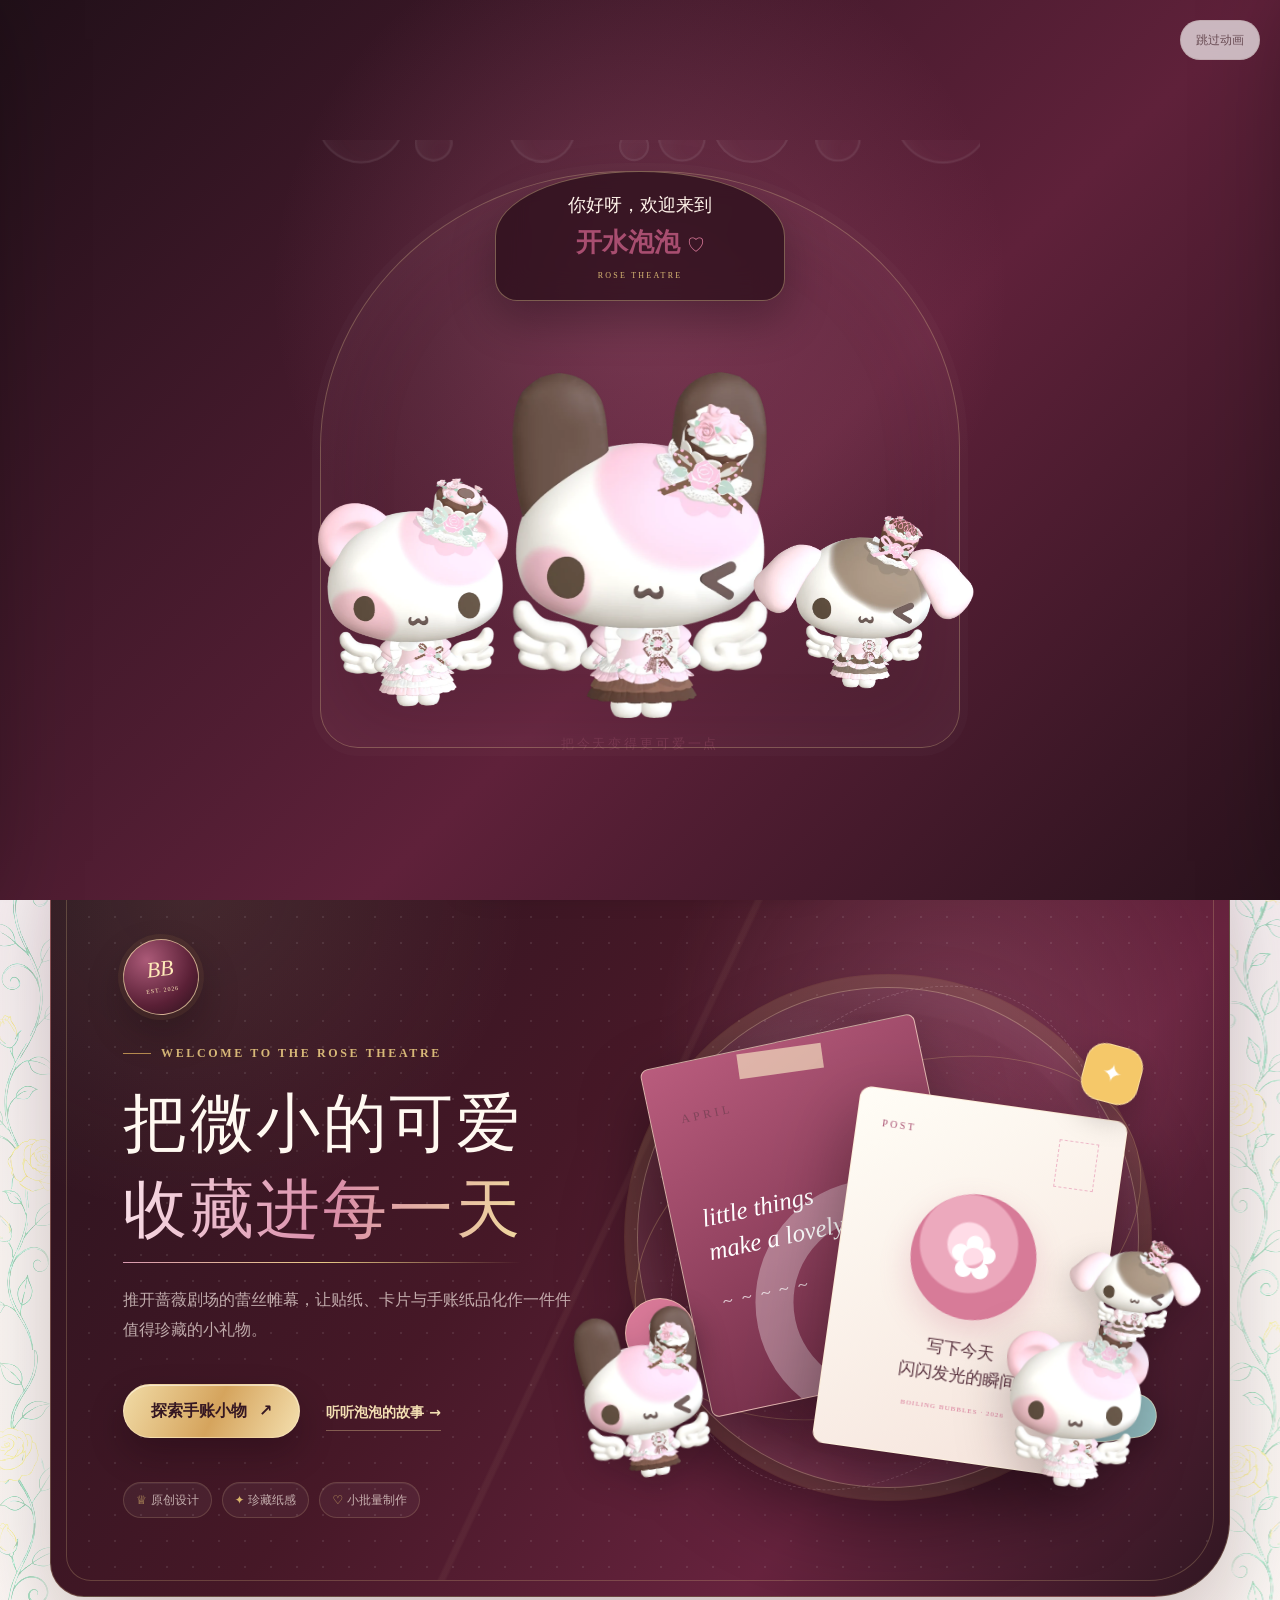
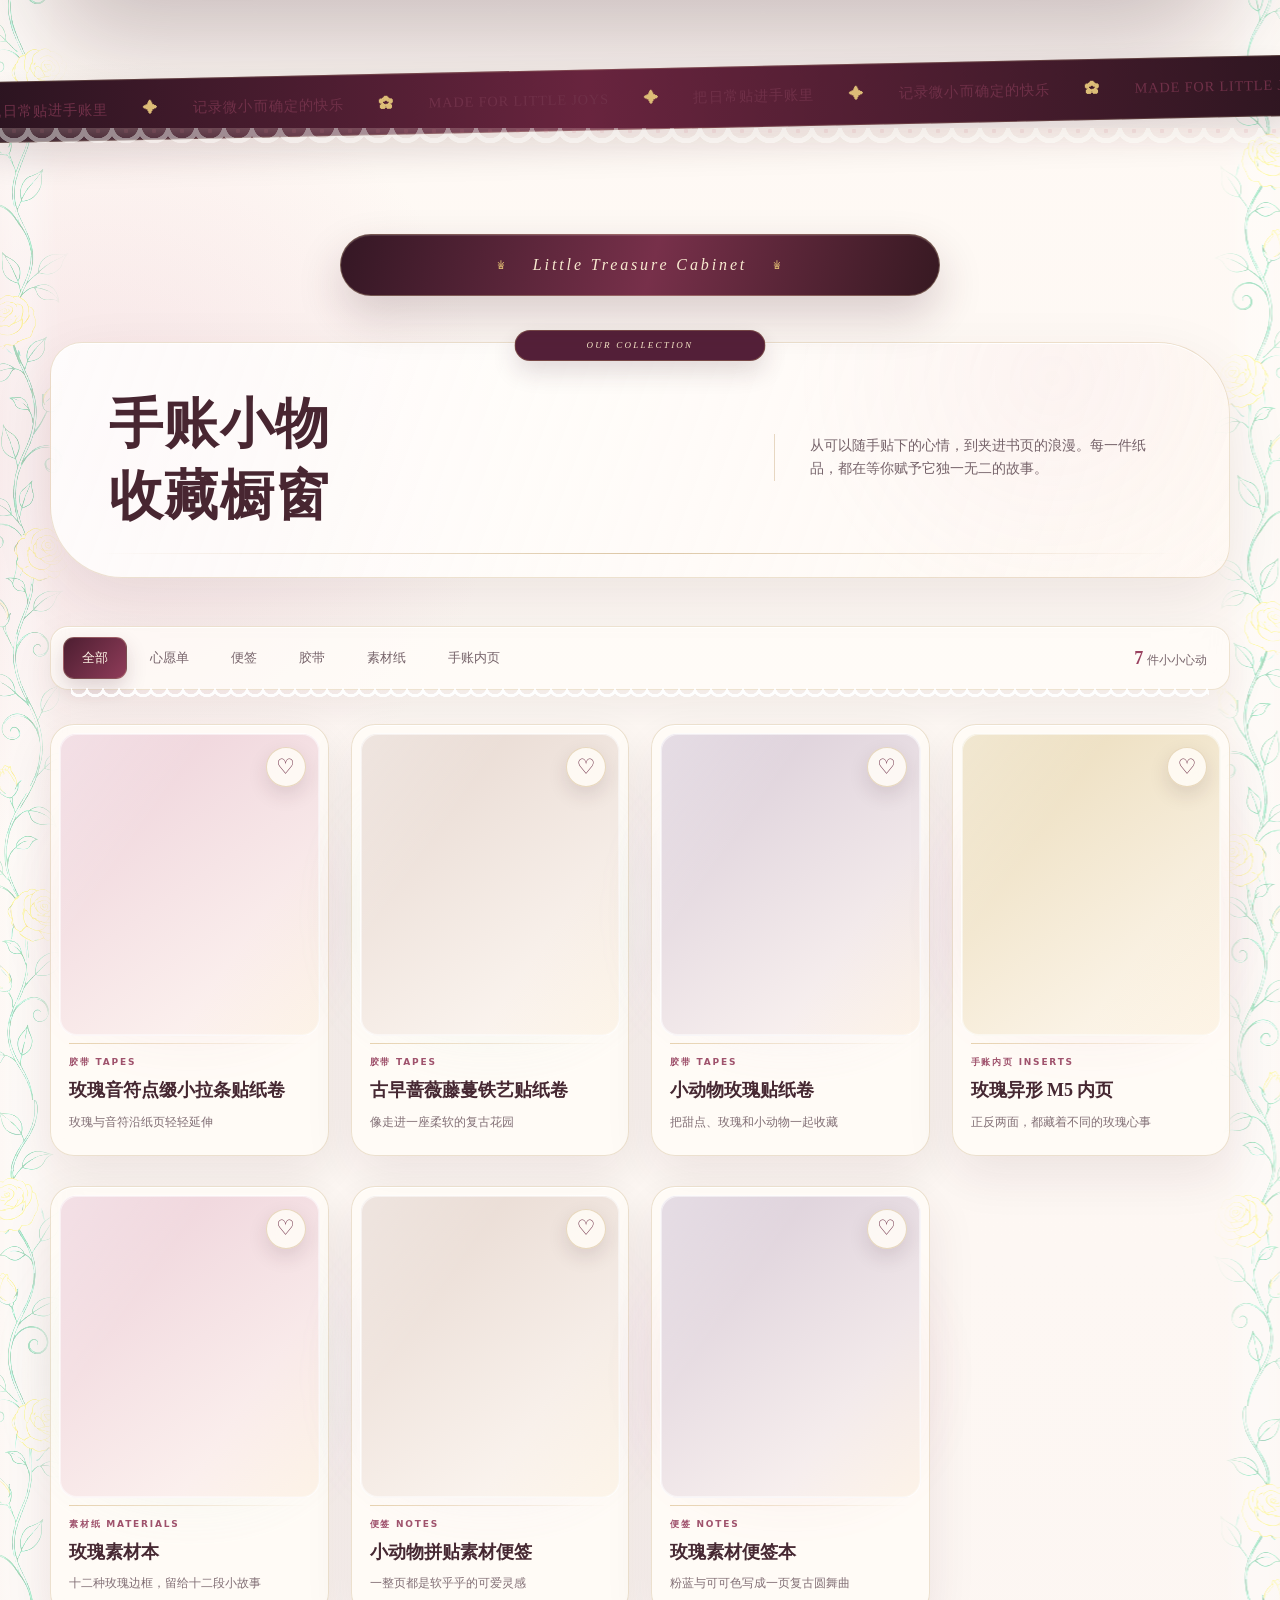
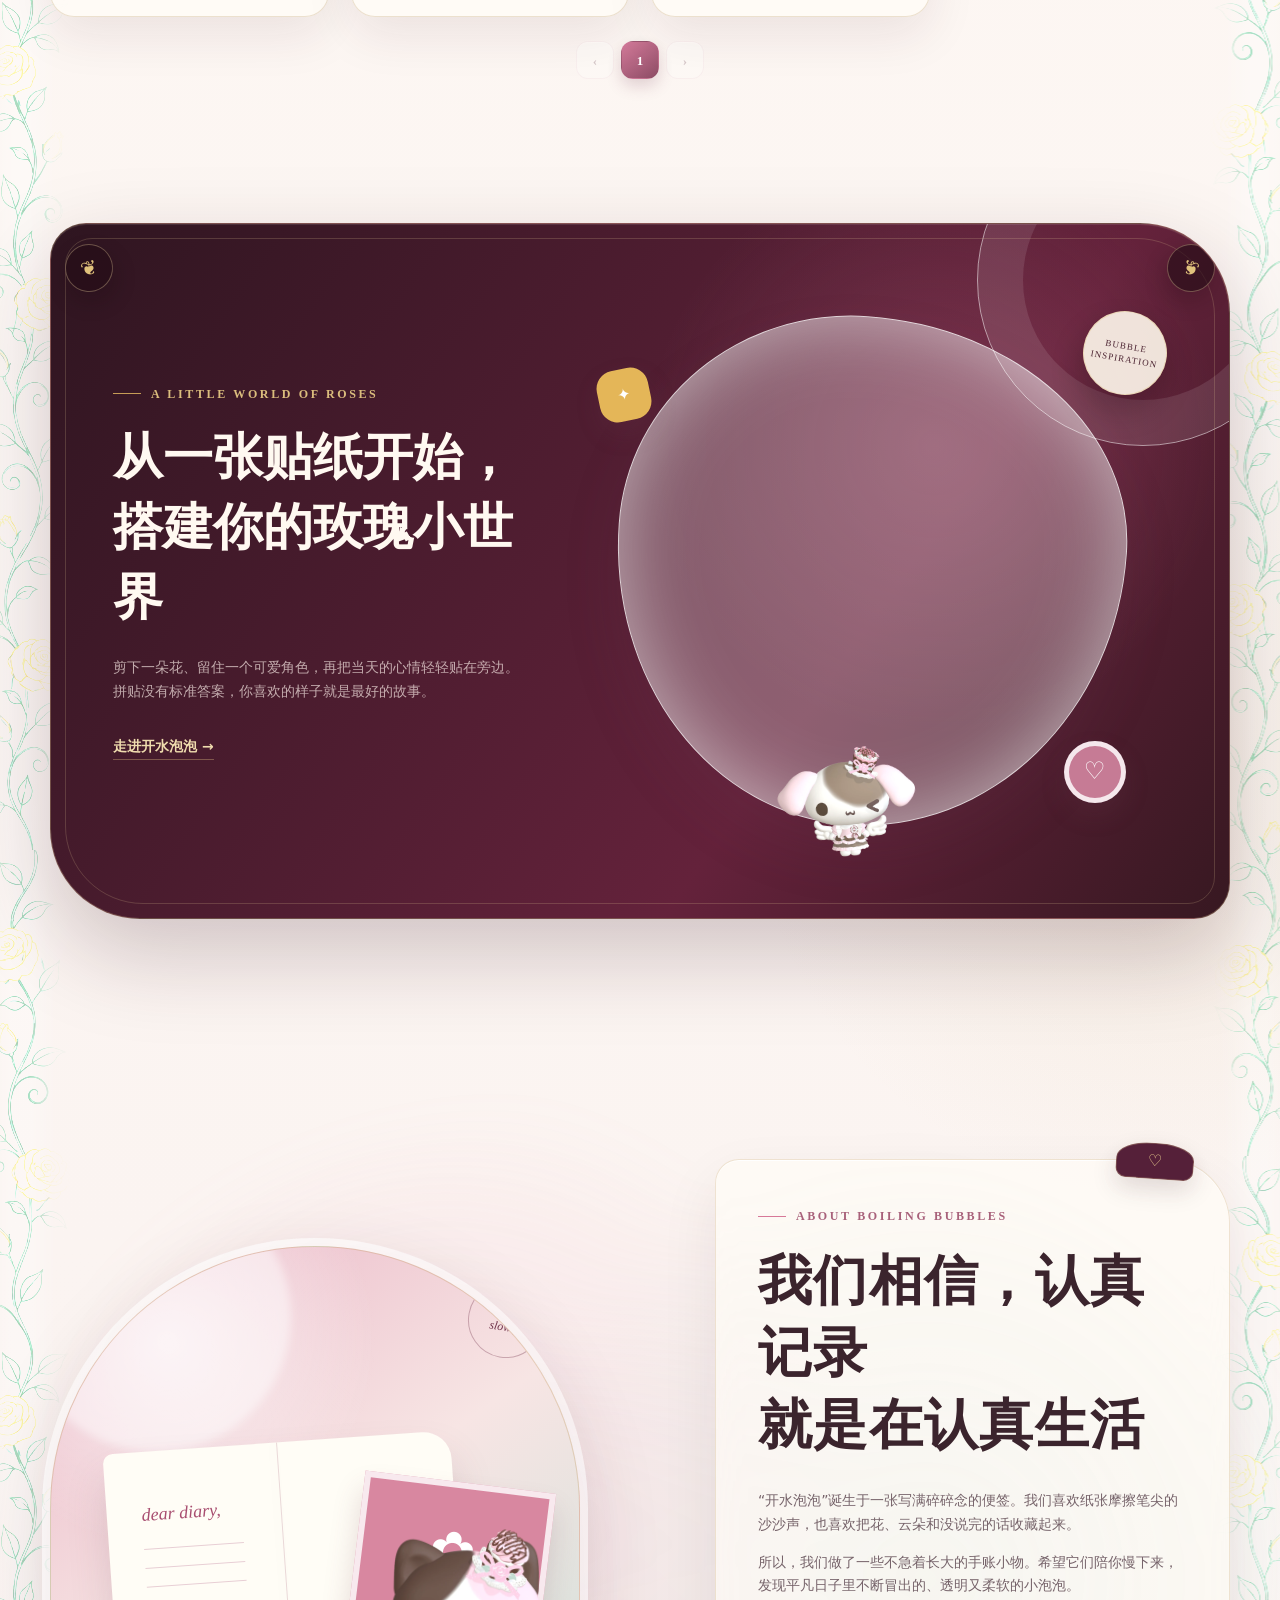
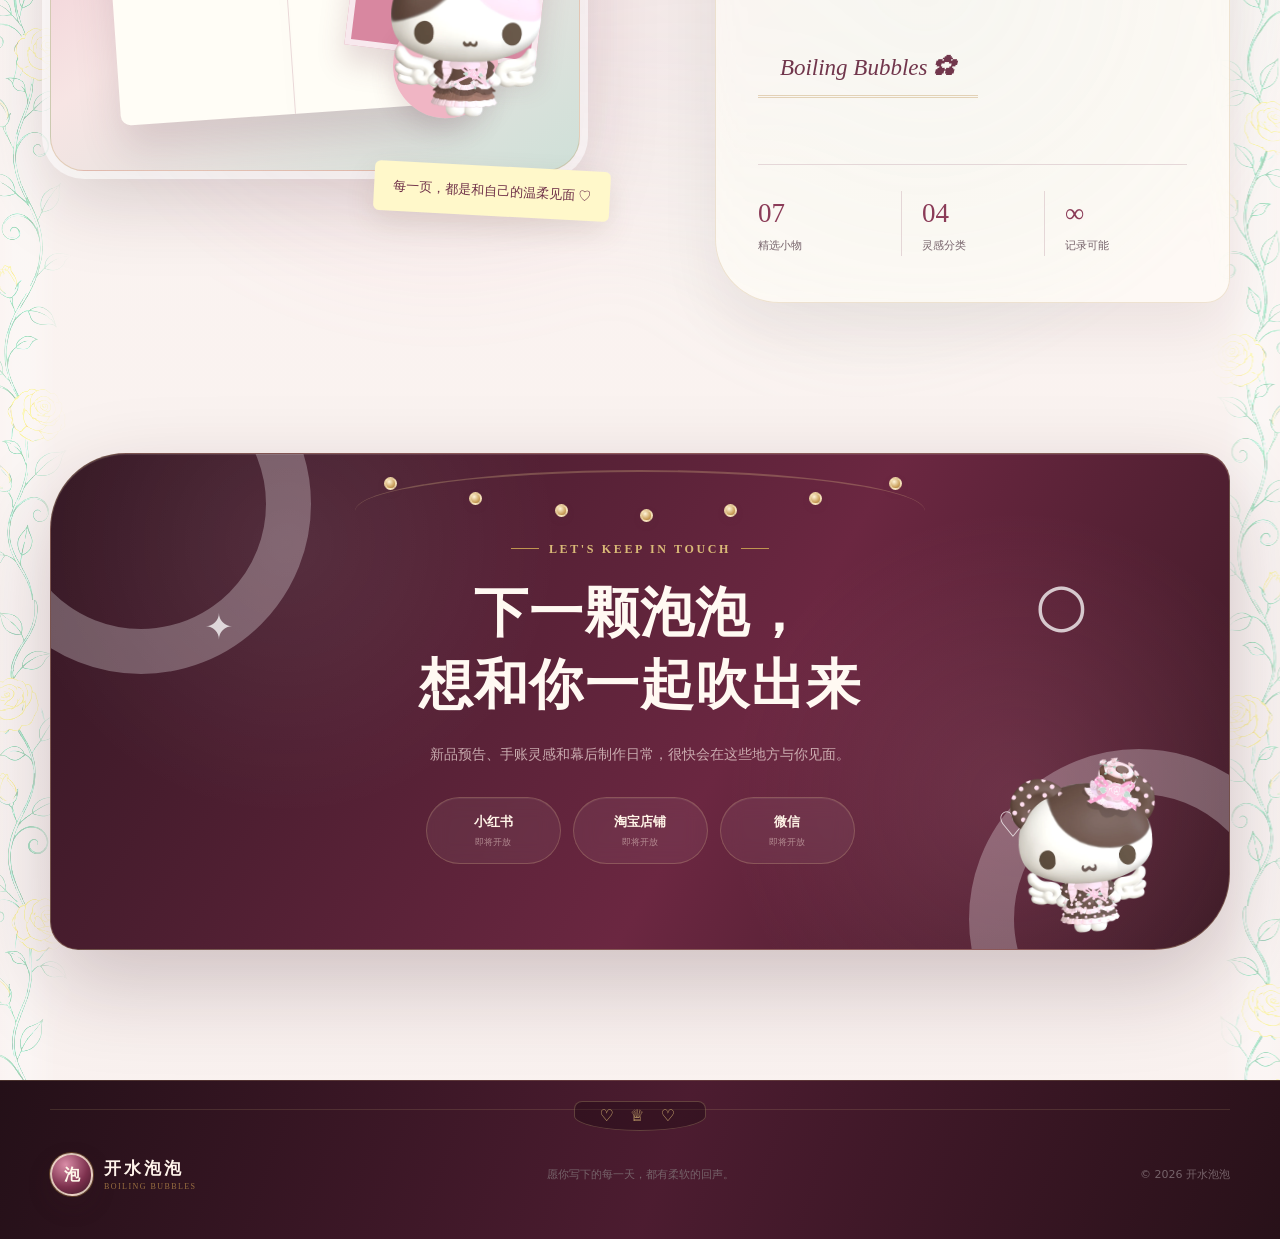
<file: scheme-3.html>
<!doctype html>
<html lang="zh-CN">
<head>
  <meta charset="UTF-8">
  <meta name="viewport" content="width=device-width, initial-scale=1.0">
  <meta name="description" content="开水泡泡午夜玫瑰珍藏剧场，以深莓红、香槟金与玻璃光影展示贴纸、便签、卡片和胶带。">
  <meta name="theme-color" content="#351923">
  <title>开水泡泡｜午夜玫瑰珍藏剧场</title>
  <link rel="icon" href="assets/favicon.svg" type="image/svg+xml">
  <link rel="preload" href="assets/audio/bgm-midnight-rose.mp3" as="audio" type="audio/mpeg">
  <link rel="stylesheet" href="styles.css">
  <link rel="stylesheet" href="scheme-3.css">
  <script src="audio.js" defer></script>
  <script src="script.js" defer></script>
  <script src="collection.js" defer></script>
</head>
<body class="scheme-two scheme-three">
  <a class="skip-link" href="#main">跳到主要内容</a>
  <div class="rose-vine-border rose-vine-border--left" aria-hidden="true"></div>
  <div class="rose-vine-border rose-vine-border--right" aria-hidden="true"></div>
  <div class="welcome-scene" data-welcome-scene>
    <button class="welcome-skip" type="button" data-welcome-skip>跳过动画</button>
    <div class="welcome-curtain welcome-curtain--left" aria-hidden="true"></div>
    <div class="welcome-curtain welcome-curtain--right" aria-hidden="true"></div>
    <div class="welcome-stage" aria-hidden="true">
      <div class="welcome-bubbles">
        <i></i><i></i><i></i><i></i><i></i><i></i><i></i><i></i>
      </div>
      <div class="welcome-bubble">你好呀，欢迎来到<br><strong>开水泡泡</strong><span>♡</span></div>
      <div class="welcome-mascot welcome-mascot--left">
        <img src="assets/mascots/mint-cat.webp?v=2" alt="" width="638" height="760">
      </div>
      <div class="welcome-mascot welcome-mascot--main">
        <img src="assets/mascots/wink-bunny.webp?v=2" alt="" width="560" height="760">
      </div>
      <div class="welcome-mascot welcome-mascot--right">
        <img src="assets/mascots/floppy-puppy.webp?v=2" alt="" width="760" height="596">
      </div>
      <p>把今天变得更可爱一点</p>
    </div>
  </div>
  <div class="page-bubbles" aria-hidden="true">
    <i></i><i></i><i></i><i></i><i></i><i></i><i></i><i></i><i></i><i></i><i></i><i></i>
  </div>
  <div class="page-lace page-lace--left" aria-hidden="true"></div>
  <div class="page-lace page-lace--right" aria-hidden="true"></div>
  <div class="page-glow page-glow--one" aria-hidden="true"></div>
  <div class="page-glow page-glow--two" aria-hidden="true"></div>
  <div class="page-glow page-glow--three" aria-hidden="true"></div>
  <div class="page-glow page-glow--four" aria-hidden="true"></div>
  <div class="lolita-top-crown" aria-hidden="true"><span>✦</span><b>Boiling Bubbles</b><span>✦</span></div>
  <div class="rococo-sparkles" aria-hidden="true">
    <i>✦</i><i>♡</i><i>✧</i><i>♕</i><i>✦</i><i>♡</i><i>✧</i><i>✦</i>
  </div>

  <header class="site-header" id="top">
    <div class="nav-wrap">
      <a class="brand" href="#top" aria-label="开水泡泡首页">
        <span class="brand-mark" aria-hidden="true">泡</span>
        <span><strong>开水泡泡</strong><small>BOILING BUBBLES</small></span>
      </a>

      <nav class="style-switcher" aria-label="切换页面风格">
        <a class="style-choice" href="scheme-2.html">泡泡蔷薇</a>
        <a class="style-choice" href="scheme-1.html">奶油雾光</a>
        <a class="style-choice is-active" href="scheme-3.html" aria-current="page">午夜玫瑰</a>
      </nav>

      <button class="menu-toggle" type="button" aria-expanded="false" aria-controls="site-nav" aria-label="打开导航菜单">
        <span></span><span></span>
      </button>

      <nav class="site-nav" id="site-nav" aria-label="主导航">
        <a href="#collections">商品系列</a>
        <a href="#about">关于我们</a>
        <a href="#contact">找到我们</a>
        <button class="sound-toggle" type="button" data-sound-toggle aria-pressed="false" aria-label="开启页面声音">
          <span class="sound-toggle-icon" data-sound-icon aria-hidden="true">♪</span><span data-sound-label>音乐</span>
        </button>
        <button class="favorite-nav collection-nav" type="button" data-open-collection aria-label="打开我的泡泡图鉴">
          <span aria-hidden="true">◉</span> 图鉴
          <span class="favorite-count collection-count" data-collection-count>0/7</span>
        </button>
      </nav>
    </div>
  </header>

  <main id="main">
    <section class="hero section-shell" aria-labelledby="hero-title">
      <div class="hero-canopy" aria-hidden="true">
        <span class="canopy-bow">♡</span><i></i><i></i><i></i><i></i><i></i>
      </div>
      <div class="hero-copy reveal">
        <div class="royal-seal" aria-hidden="true"><span>BB</span><small>EST. 2026</small></div>
        <p class="eyebrow"><span></span> Welcome to the rose theatre</p>
        <h1 id="hero-title">把微小的可爱<br><em>收藏进每一天</em></h1>
        <p class="hero-description">推开蔷薇剧场的蕾丝帷幕，让贴纸、卡片与手账纸品化作一件件值得珍藏的小礼物。</p>
        <div class="hero-actions">
          <a class="button button--primary" href="#collections">探索手账小物 <span aria-hidden="true">↗</span></a>
          <a class="text-link" href="#about">听听泡泡的故事 <span aria-hidden="true">→</span></a>
        </div>
        <ul class="hero-notes" aria-label="品牌特色">
          <li><span>♕</span> 原创设计</li>
          <li><span>✦</span> 珍藏纸感</li>
          <li><span>♡</span> 小批量制作</li>
        </ul>
      </div>

      <div class="hero-art reveal" aria-label="粉色手账拼贴插画">
        <div class="orbit orbit--one"></div>
        <div class="orbit orbit--two"></div>
        <div class="hero-card hero-card--back">
          <span class="tape"></span>
          <p>APRIL</p>
          <strong>little things<br>make a lovely life.</strong>
          <div class="scribble">～～～～～</div>
        </div>
        <div class="hero-card hero-card--front">
          <div class="postcard-top"><span>POST</span><i></i></div>
          <div class="hero-flower">✿</div>
          <p>写下今天<br>闪闪发光的瞬间</p>
          <small>BOILING BUBBLES · 2026</small>
        </div>
        <div class="floating-sticker sticker--heart">♥</div>
        <div class="floating-sticker sticker--star">✦</div>
        <div class="floating-sticker sticker--bubble">bubble!</div>
        <img class="mascot mascot--hero" src="assets/mascots/mint-cat.webp?v=2" alt="" width="638" height="760" aria-hidden="true">
        <img class="mascot mascot--hero-friend mascot--hero-friend-left" src="assets/mascots/wink-bunny.webp?v=2" alt="" width="560" height="760" aria-hidden="true">
        <img class="mascot mascot--hero-friend mascot--hero-friend-right" src="assets/mascots/floppy-puppy.webp?v=2" alt="" width="760" height="596" aria-hidden="true">
      </div>
    </section>

    <section class="ticker" aria-label="品牌标语">
      <div class="ticker-track">
        <span>把日常贴进手账里</span><b>✦</b><span>记录微小而确定的快乐</span><b>✿</b><span>MADE FOR LITTLE JOYS</span><b>✦</b>
        <span aria-hidden="true">把日常贴进手账里</span><b aria-hidden="true">✦</b><span aria-hidden="true">记录微小而确定的快乐</span><b aria-hidden="true">✿</b><span aria-hidden="true">MADE FOR LITTLE JOYS</span><b aria-hidden="true">✦</b>
      </div>
    </section>
    <div class="lace-divider" aria-hidden="true"></div>

    <section class="collections section-shell" id="collections" aria-labelledby="collections-title">
      <div class="cabinet-crown" aria-hidden="true"><span>♕</span><b>Little Treasure Cabinet</b><span>♕</span></div>
      <div class="section-heading reveal">
        <div>
          <p class="eyebrow"><span></span> Cabinet of little treasures</p>
          <h2 id="collections-title">手账小物<br>收藏橱窗</h2>
        </div>
        <p>从可以随手贴下的心情，到夹进书页的浪漫。每一件纸品，都在等你赋予它独一无二的故事。</p>
        <img class="mascot mascot--collection" src="assets/mascots/pink-cat.webp?v=2" alt="" width="608" height="760" aria-hidden="true" loading="lazy" decoding="async">
      </div>

      <div class="filter-row lace-card reveal" role="toolbar" aria-label="筛选商品">
        <div class="filter-buttons" data-filters>
          <button class="filter-button is-active" type="button" data-filter="all" aria-pressed="true">全部</button>
          <button class="filter-button" type="button" data-filter="favorites" aria-pressed="false">心愿单</button>
          <button class="filter-button" type="button" data-filter="notes" aria-pressed="false">便签</button>
          <button class="filter-button" type="button" data-filter="tapes" aria-pressed="false">胶带</button>
          <button class="filter-button" type="button" data-filter="materials" aria-pressed="false">素材纸</button>
          <button class="filter-button" type="button" data-filter="inserts" aria-pressed="false">手账内页</button>
        </div>
        <p class="result-count" aria-live="polite"><strong data-result-count>7</strong> 件小小心动</p>
      </div>

      <div class="product-grid" data-product-grid></div>
      <div class="empty-state" data-empty-state hidden>
        <span>♡</span>
        <h3>收藏夹还空空的</h3>
        <p>遇见喜欢的小物，就点亮它右上角的爱心吧。</p>
        <button class="button button--primary" type="button" data-show-all>去逛逛</button>
      </div>
    </section>

    <section class="inspiration section-shell" aria-labelledby="inspiration-title">
      <div class="inspiration-card reveal">
        <div class="ornament-corner ornament-corner--left" aria-hidden="true">❦</div>
        <div class="ornament-corner ornament-corner--right" aria-hidden="true">❦</div>
        <div class="inspiration-copy">
          <p class="eyebrow"><span></span> A little world of roses</p>
          <h2 id="inspiration-title">从一张贴纸开始，<br>搭建你的玫瑰小世界</h2>
          <p>剪下一朵花、留住一个可爱角色，再把当天的心情轻轻贴在旁边。拼贴没有标准答案，你喜欢的样子就是最好的故事。</p>
          <a class="text-link" href="#about">走进开水泡泡 <span aria-hidden="true">→</span></a>
        </div>
        <div class="inspiration-art">
          <span class="inspiration-label">BUBBLE<br>INSPIRATION</span>
          <img src="assets/products/real/开水泡泡灵感拼贴.webp" alt="粉色玫瑰与卡通角色组成的手账灵感拼贴" loading="lazy" decoding="async">
          <span class="inspiration-spark inspiration-spark--one" aria-hidden="true">✦</span>
          <span class="inspiration-spark inspiration-spark--two" aria-hidden="true">♡</span>
          <img class="mascot mascot--inspiration" src="assets/mascots/floppy-puppy.webp?v=2" alt="" width="760" height="596" aria-hidden="true" loading="lazy" decoding="async">
        </div>
      </div>
    </section>

    <section class="about section-shell" id="about" aria-labelledby="about-title">
      <div class="about-art reveal" aria-hidden="true">
        <div class="about-photo">
          <span class="about-stamp">made<br>slowly</span>
          <div class="desk-scene">
            <div class="desk-book"><span>dear diary,</span><i></i><i></i><i></i></div>
            <div class="desk-card">✿<small>keep<br>the joy</small></div>
            <div class="desk-tape"></div>
            <img class="mascot mascot--about" src="assets/mascots/cocoa-cat.webp?v=2" alt="" width="607" height="760" loading="lazy" decoding="async">
          </div>
        </div>
        <p class="hand-note">每一页，都是和自己的温柔见面 ♡</p>
      </div>

      <div class="about-copy reveal">
        <p class="eyebrow"><span></span> About boiling bubbles</p>
        <h2 id="about-title">我们相信，认真记录<br>就是在认真生活</h2>
        <p>“开水泡泡”诞生于一张写满碎碎念的便签。我们喜欢纸张摩擦笔尖的沙沙声，也喜欢把花、云朵和没说完的话收藏起来。</p>
        <p>所以，我们做了一些不急着长大的手账小物。希望它们陪你慢下来，发现平凡日子里不断冒出的、透明又柔软的小泡泡。</p>
        <div class="about-signature">Boiling Bubbles <span>✿</span></div>
        <dl class="about-stats">
          <div><dt data-product-total>0</dt><dd>精选小物</dd></div>
          <div><dt data-category-total>0</dt><dd>灵感分类</dd></div>
          <div><dt>∞</dt><dd>记录可能</dd></div>
        </dl>
      </div>
    </section>

    <section class="contact section-shell" id="contact" aria-labelledby="contact-title">
      <div class="contact-card reveal">
        <div class="pearl-swag" aria-hidden="true"><i></i><i></i><i></i><i></i><i></i><i></i><i></i></div>
        <div class="contact-decoration" aria-hidden="true"><span>✦</span><span>○</span><span>♡</span></div>
        <p class="eyebrow eyebrow--center"><span></span> Let's keep in touch <span></span></p>
        <h2 id="contact-title">下一颗泡泡，<br>想和你一起吹出来</h2>
        <p>新品预告、手账灵感和幕后制作日常，很快会在这些地方与你见面。</p>
        <div class="social-links">
          <button type="button" data-coming-soon="小红书"><strong>小红书</strong><small>即将开放</small></button>
          <button type="button" data-coming-soon="淘宝店铺"><strong>淘宝店铺</strong><small>即将开放</small></button>
          <button type="button" data-coming-soon="微信"><strong>微信</strong><small>即将开放</small></button>
        </div>
        <img class="mascot mascot--contact" src="assets/mascots/polka-puppy.webp?v=2" alt="" width="641" height="760" aria-hidden="true" loading="lazy" decoding="async">
      </div>
    </section>
  </main>

  <footer class="site-footer">
    <div class="section-shell footer-inner">
      <a class="brand brand--footer" href="#top"><span class="brand-mark">泡</span><span><strong>开水泡泡</strong><small>BOILING BUBBLES</small></span></a>
      <p>愿你写下的每一天，都有柔软的回声。</p>
      <p class="copyright">© <span data-year></span> 开水泡泡</p>
    </div>
  </footer>

  <dialog class="product-modal" data-product-modal aria-labelledby="modal-title">
    <button class="modal-close" type="button" data-modal-close aria-label="关闭商品详情">×</button>
    <div class="modal-layout">
      <div class="modal-image-wrap"><img data-modal-image alt=""></div>
      <div class="modal-copy">
        <p class="product-category" data-modal-category></p>
        <h2 id="modal-title" data-modal-title></h2>
        <p class="modal-subtitle" data-modal-subtitle></p>
        <p class="modal-description" data-modal-description></p>
        <div class="modal-meta">
          <p><span>规格</span><strong data-modal-size></strong></p>
          <p><span>材质</span><strong data-modal-material></strong></p>
        </div>
        <div class="modal-footer">
          <button class="button button--primary" type="button" data-modal-favorite></button>
        </div>
      </div>
    </div>
  </dialog>

  <div class="toast" role="status" aria-live="polite" data-toast></div>
</body>
</html>
</file>
<file: styles.css>
:root {
  --rose-950: #5d3342;
  --rose-800: #865165;
  --rose-600: #b96d87;
  --rose-500: #d98ba3;
  --rose-300: #f2b7c8;
  --rose-200: #f8d3de;
  --rose-100: #fde9ef;
  --rose-50: #fff7f9;
  --cream: #fffdf9;
  --butter: #f8d47e;
  --mint: #a9d4c8;
  --lilac: #cbb8dc;
  --peach: #f5c8ad;
  --cocoa: #76594f;
  --ink: #4a3540;
  --muted: #876e78;
  --white-glass: rgba(255, 255, 255, 0.58);
  --border: rgba(151, 87, 109, 0.15);
  --shadow: 0 24px 70px rgba(128, 65, 89, 0.14);
  --serif: "Noto Serif SC", "Songti SC", SimSun, Georgia, serif;
  --sans: "Microsoft YaHei", "PingFang SC", system-ui, sans-serif;
  --radius-lg: 34px;
  --radius-md: 22px;
  --shell: min(1180px, calc(100% - 48px));
}

* {
  box-sizing: border-box;
}

html {
  scroll-behavior: auto;
  overflow-x: hidden;
}

body {
  --header-fixed-top: 38px;
  --header-flow-space: 142px;
  --header-edge-gap: 34px;
  margin: 0;
  color: var(--ink);
  background:
    radial-gradient(circle at 16% 12%, rgba(255, 219, 231, 0.78), transparent 26rem),
    radial-gradient(circle at 76% 24%, rgba(192, 224, 214, 0.32), transparent 21rem),
    radial-gradient(circle at 90% 42%, rgba(243, 191, 210, 0.5), transparent 24rem),
    radial-gradient(circle at 18% 74%, rgba(210, 193, 226, 0.26), transparent 22rem),
    linear-gradient(180deg, #fffafc 0%, #fff7f9 46%, #fffaf6 100%);
  font-family: var(--sans);
  line-height: 1.7;
  min-width: 320px;
  overflow-x: hidden;
}

html.modal-open,
body.modal-open {
  overflow: hidden;
  overscroll-behavior: none;
}

body.is-welcoming {
  overflow: hidden;
}

/* Keep the page beneath the rose notice out of the first paint. The welcome
   scene remains visible when it is due to play. */
.scheme-two.notice-pending > :not(.welcome-scene):not(.rose-notice) {
  visibility: hidden;
}

button,
a {
  -webkit-tap-highlight-color: transparent;
}

button {
  color: inherit;
  font: inherit;
}

a {
  color: inherit;
  text-decoration: none;
}

img {
  display: block;
  max-width: 100%;
}

.skip-link {
  position: fixed;
  left: 16px;
  top: -80px;
  z-index: 999;
  padding: 10px 16px;
  border-radius: 12px;
  color: white;
  background: var(--rose-800);
  transition: top 0.2s ease;
}

.skip-link:focus {
  top: 16px;
}

.page-glow {
  position: fixed;
  z-index: 0;
  width: 420px;
  height: 420px;
  border-radius: 50%;
  opacity: 0.35;
  pointer-events: none;
}

.page-glow--one {
  left: -180px;
  top: 35%;
  background: radial-gradient(circle, #fac6d6 0%, rgba(250, 198, 214, 0.55) 36%, transparent 72%);
}

.page-glow--two {
  right: -170px;
  bottom: 8%;
  background: radial-gradient(circle, #ffd9c5 0%, rgba(255, 217, 197, 0.5) 36%, transparent 72%);
}

.page-glow--three {
  right: 8%;
  top: 54%;
  width: 360px;
  height: 360px;
  background: radial-gradient(circle, rgba(196, 222, 213, 0.72), rgba(196, 222, 213, 0.18) 44%, transparent 72%);
}

.page-glow--four {
  left: 13%;
  bottom: -90px;
  width: 390px;
  height: 390px;
  background: radial-gradient(circle, rgba(216, 201, 232, 0.64), rgba(216, 201, 232, 0.17) 44%, transparent 72%);
}

.lolita-top-crown { display: none; }

.page-bubbles {
  position: fixed;
  z-index: 0;
  inset: 0;
  overflow: hidden;
  pointer-events: none;
}

.page-bubbles i {
  position: absolute;
  width: 72px;
  height: 72px;
  border: 2px solid rgba(255, 255, 255, 0.72);
  border-radius: 50%;
  background:
    radial-gradient(circle at 28% 24%, rgba(255,255,255,.92) 0 5%, rgba(255,255,255,.2) 6% 12%, transparent 13%),
    radial-gradient(circle at 68% 74%, rgba(255, 187, 211, 0.3), transparent 48%),
    linear-gradient(145deg, rgba(255, 213, 226, 0.46), rgba(224, 112, 154, 0.14));
  box-shadow:
    inset 11px 11px 24px rgba(255,255,255,.3),
    inset -8px -10px 18px rgba(209,99,142,.08);
  opacity: 0.7;
  transform: translate3d(var(--parallax-x, 0), var(--parallax-y, 0), 0);
  animation: page-bubble-rise 22s linear infinite;
  will-change: translate, transform;
}

.page-bubbles i::after {
  position: absolute;
  top: 16%;
  right: 17%;
  width: 18%;
  height: 10%;
  border-radius: 50%;
  content: "";
  background: rgba(255,255,255,.55);
  transform: rotate(38deg);
}

.page-bubbles i:nth-child(n) { top: auto; bottom: -145px; }
.page-bubbles i:nth-child(1) { left: 3%; width: 42px; height: 42px; animation-delay: -4s; }
.page-bubbles i:nth-child(2) { left: 17%; width: 92px; height: 92px; opacity: .42; animation-delay: -17s; }
.page-bubbles i:nth-child(3) { left: 6%; width: 118px; height: 118px; opacity: .32; animation-delay: -11s; }
.page-bubbles i:nth-child(4) { left: 26%; width: 54px; height: 54px; animation-delay: -20s; }
.page-bubbles i:nth-child(5) { left: 42%; width: 34px; height: 34px; opacity: .55; animation-delay: -8s; }
.page-bubbles i:nth-child(6) { left: 47%; width: 86px; height: 86px; opacity: .38; animation-delay: -22s; }
.page-bubbles i:nth-child(7) { right: 37%; width: 48px; height: 48px; animation-delay: -14s; }
.page-bubbles i:nth-child(8) { right: 23%; width: 108px; height: 108px; opacity: .36; animation-delay: -2s; }
.page-bubbles i:nth-child(9) { right: 6%; width: 58px; height: 58px; animation-delay: -9s; }
.page-bubbles i:nth-child(10) { right: 3%; width: 124px; height: 124px; opacity: .3; animation-delay: -15s; }
.page-bubbles i:nth-child(11) { right: 17%; width: 66px; height: 66px; opacity: .52; animation-delay: -6s; }
.page-bubbles i:nth-child(12) { right: 5%; width: 38px; height: 38px; animation-delay: -19s; }

.page-bubbles i:nth-child(3n + 1) {
  border-color: rgba(255,255,255,.82);
  background:
    radial-gradient(circle at 28% 24%, rgba(255,255,255,.94) 0 5%, transparent 12%),
    linear-gradient(145deg, rgba(255, 194, 216, 0.5), rgba(220, 92, 143, 0.13));
  animation-duration: 18s;
}

.page-bubbles i:nth-child(3n + 2) {
  background:
    radial-gradient(circle at 28% 24%, rgba(255,255,255,.9) 0 5%, transparent 12%),
    linear-gradient(145deg, rgba(255, 229, 237, 0.52), rgba(239, 156, 187, 0.16));
  animation-duration: 23s;
}

.page-bubbles i:nth-child(3n) {
  border-color: rgba(255, 232, 240, .78);
  background:
    radial-gradient(circle at 28% 24%, rgba(255,255,255,.88) 0 5%, transparent 12%),
    linear-gradient(145deg, rgba(248, 164, 196, 0.42), rgba(190, 78, 127, 0.11));
  animation-duration: 27s;
}

.page-lace {
  position: fixed;
  z-index: 5;
  top: 0;
  bottom: 0;
  width: 20px;
  background:
    radial-gradient(circle at 9px 10px, rgba(255,255,255,.9) 0 6px, transparent 6.5px) 0 0 / 20px 20px repeat-y,
    radial-gradient(circle at 9px 10px, rgba(222,130,161,.4) 0 2px, transparent 2.5px) 0 0 / 20px 20px repeat-y,
    linear-gradient(90deg, rgba(255,255,255,.75), rgba(247,193,210,.25), transparent);
  opacity: .82;
  filter: drop-shadow(2px 0 3px rgba(157,91,115,.06));
  pointer-events: none;
}

.page-lace--left { left: 0; }
.page-lace--right { right: 0; transform: scaleX(-1); }

main,
.site-footer {
  position: relative;
  z-index: 1;
}

@keyframes page-bubble-rise {
  0% { translate: 0 0; scale: .9; }
  25% { translate: 12px calc(-25vh - 70px); scale: 1; }
  50% { translate: -7px calc(-50vh - 120px); scale: 1.03; }
  75% { translate: 15px calc(-75vh - 170px); scale: 1; }
  100% { translate: -4px calc(-100vh - 230px); scale: .94; }
}

.section-shell {
  width: var(--shell);
  margin-inline: auto;
}

.site-header {
  position: fixed;
  z-index: 100;
  isolation: isolate;
  top: var(--header-fixed-top);
  right: var(--header-edge-gap);
  left: var(--header-edge-gap);
  padding: 16px 0;
  transition: opacity .24s ease, visibility .24s ease, transform .24s ease;
}

.site-header::before {
  position: absolute;
  z-index: -1;
  inset: 0 0 -34px;
  border-radius: 0 0 30px 30px;
  content: "";
  background: linear-gradient(180deg, rgba(255, 250, 250, .75) 0%, rgba(252, 241, 244, .58) 68%, rgba(252, 241, 244, 0) 100%);
  backdrop-filter: blur(22px) saturate(1.08);
  -webkit-backdrop-filter: blur(22px) saturate(1.08);
  -webkit-mask-image: linear-gradient(180deg, #000 0%, #000 67%, rgba(0,0,0,.72) 79%, transparent 100%);
  mask-image: linear-gradient(180deg, #000 0%, #000 67%, rgba(0,0,0,.72) 79%, transparent 100%);
  pointer-events: none;
}

.site-header + main { padding-top: var(--header-flow-space); }

body.modal-open .site-header {
  visibility: hidden;
  opacity: 0;
  pointer-events: none;
  transform: translateY(-12px);
}

body.modal-open .lolita-top-crown {
  visibility: hidden;
  opacity: 0;
  pointer-events: none;
  transform: translateY(-100%);
}

.site-header.is-scrolled .nav-wrap {
  background: rgba(255, 250, 252, 0.9);
  box-shadow: 0 10px 32px rgba(110, 62, 81, 0.12);
}

.nav-wrap {
  position: relative;
  width: var(--shell);
  min-height: 68px;
  margin: auto;
  padding: 10px 12px 10px 18px;
  display: flex;
  align-items: center;
  justify-content: space-between;
  border: 1px solid rgba(255, 255, 255, 0.78);
  border-radius: 24px;
  background: rgba(255, 250, 252, 0.7);
  box-shadow: 0 12px 40px rgba(110, 62, 81, 0.08);
  backdrop-filter: blur(10px);
  -webkit-backdrop-filter: blur(10px);
}

.nav-wrap::after {
  position: absolute;
  right: 24px;
  bottom: -8px;
  left: 24px;
  height: 9px;
  content: "";
  background: radial-gradient(circle at 7px -1px, transparent 7px, rgba(255, 255, 255, 0.9) 7.5px 9px, transparent 9.5px) 0 0 / 14px 10px repeat-x;
  opacity: 0.9;
  pointer-events: none;
}

.brand {
  display: inline-flex;
  align-items: center;
  gap: 11px;
  line-height: 1.15;
}

.brand-mark {
  width: 43px;
  height: 43px;
  display: grid;
  place-items: center;
  border-radius: 50% 50% 48% 52%;
  color: #fff;
  background: linear-gradient(145deg, #eba5b9, #c46e8c);
  box-shadow: inset 0 1px 1px rgba(255, 255, 255, 0.6), 0 7px 18px rgba(176, 88, 117, 0.25);
  font-family: var(--serif);
  font-weight: 700;
}

.brand strong,
.brand small {
  display: block;
}

.brand strong {
  font-family: var(--serif);
  font-size: 17px;
  letter-spacing: 0.12em;
}

.brand small {
  margin-top: 4px;
  color: var(--rose-600);
  font-family: Georgia, serif;
  font-size: 8px;
  letter-spacing: 0.18em;
}

.style-switch {
  margin-left: auto;
  margin-right: 14px;
  padding: 9px 14px;
  display: inline-flex;
  align-items: center;
  gap: 7px;
  border: 1px solid rgba(190, 111, 139, 0.2);
  border-radius: 999px;
  color: var(--rose-800);
  background: linear-gradient(135deg, rgba(255, 255, 255, 0.82), rgba(250, 222, 232, 0.82));
  box-shadow: 0 6px 18px rgba(145, 78, 102, 0.08);
  font-size: 12px;
  letter-spacing: 0.04em;
  white-space: nowrap;
  transition: transform 0.2s ease, box-shadow 0.2s ease, background 0.2s ease;
}

.style-switch > span:first-child {
  color: var(--rose-500);
  font-size: 14px;
}

.style-switch:hover {
  background: linear-gradient(135deg, #fff, var(--rose-100));
  box-shadow: 0 8px 22px rgba(145, 78, 102, 0.14);
  transform: translateY(-1px);
}

.style-switch:focus-visible {
  outline: 2px solid var(--rose-500);
  outline-offset: 3px;
}

.style-switcher {
  margin-left: auto;
  margin-right: 14px;
  padding: 4px;
  display: inline-flex;
  align-items: center;
  gap: 3px;
  border: 1px solid rgba(172, 101, 128, .18);
  border-radius: 999px;
  background: rgba(255, 255, 255, .55);
  box-shadow: inset 0 1px rgba(255, 255, 255, .8), 0 7px 18px rgba(102, 53, 72, .07);
  backdrop-filter: blur(10px);
}

.style-choice {
  min-width: 31px;
  height: 31px;
  padding: 0 12px;
  display: grid;
  place-items: center;
  border: 1px solid transparent;
  border-radius: 999px;
  color: var(--muted);
  font-size: 11px;
  font-weight: 700;
  letter-spacing: .04em;
  line-height: 1;
  transition: color .2s ease, background .2s ease, box-shadow .2s ease, transform .2s ease;
}

.style-choice:hover {
  color: var(--rose-800);
  background: var(--rose-100);
  transform: translateY(-1px);
}

.style-choice.is-active {
  border-color: rgba(255, 255, 255, .72);
  color: #fff;
  background: linear-gradient(145deg, var(--rose-500), var(--rose-800));
  box-shadow: 0 6px 14px rgba(118, 52, 77, .22);
}

.style-choice:focus-visible {
  outline: 2px solid var(--rose-500);
  outline-offset: 2px;
}

.site-nav {
  display: flex;
  align-items: center;
  gap: 6px;
}

.site-nav > a,
.favorite-nav {
  padding: 10px 15px;
  border: 0;
  border-radius: 14px;
  background: transparent;
  color: var(--muted);
  cursor: pointer;
  font-size: 14px;
  transition: 0.2s ease;
}

.site-nav > a:hover,
.favorite-nav:hover {
  color: var(--rose-800);
  background: var(--rose-100);
}

.favorite-nav {
  display: flex;
  align-items: center;
  gap: 6px;
}

.favorite-nav > span:first-child {
  color: var(--rose-600);
  font-size: 20px;
  line-height: 1;
}

.sound-toggle {
  width: 42px;
  height: 42px;
  padding: 0;
  display: grid;
  place-items: center;
  flex: 0 0 42px;
  border: 1px solid rgba(255, 255, 255, .72);
  border-radius: 50%;
  color: var(--rose-800);
  background: rgba(255, 255, 255, .58);
  box-shadow: inset 0 1px rgba(255, 255, 255, .86);
  cursor: pointer;
  transition: color .2s ease, background .2s ease, box-shadow .2s ease, transform .2s ease;
}

.sound-toggle [data-sound-label] { display: none; }

.sound-toggle-icon {
  font-family: Georgia, serif;
  font-size: 19px;
  line-height: 1;
}

.sound-toggle:hover,
.sound-toggle[aria-pressed="true"] {
  color: #fff;
  background: linear-gradient(145deg, var(--rose-500), var(--rose-800));
  box-shadow: 0 7px 16px rgba(118, 52, 77, .2), inset 0 1px rgba(255, 255, 255, .28);
  transform: translateY(-1px);
}

.sound-toggle:focus-visible {
  outline: 2px solid var(--rose-500);
  outline-offset: 3px;
}

.favorite-count {
  min-width: 21px;
  height: 21px;
  padding: 0 6px;
  display: grid;
  place-items: center;
  border-radius: 999px;
  color: white;
  background: var(--rose-500);
  font-size: 11px;
}

.menu-toggle {
  width: 44px;
  height: 44px;
  display: none;
  border: 0;
  border-radius: 14px;
  background: var(--rose-100);
  cursor: pointer;
}

.menu-toggle span {
  width: 20px;
  height: 1.5px;
  display: block;
  margin: 6px auto;
  background: var(--rose-800);
  transition: transform 0.25s ease;
}

.hero {
  min-height: 720px;
  padding: 88px 0 110px;
  display: grid;
  grid-template-columns: 1.02fr 0.98fr;
  align-items: center;
  gap: 70px;
}

.eyebrow {
  margin: 0 0 18px;
  display: flex;
  align-items: center;
  gap: 10px;
  color: var(--rose-600);
  font-family: Georgia, serif;
  font-size: 12px;
  font-weight: 700;
  letter-spacing: 0.18em;
  text-transform: uppercase;
}

.eyebrow > span {
  width: 28px;
  height: 1px;
  display: inline-block;
  background: var(--rose-500);
}

.hero h1,
.section-heading h2,
.about-copy h2,
.contact-card h2 {
  margin: 0;
  font-family: var(--serif);
  font-weight: 600;
  line-height: 1.34;
  letter-spacing: 0.025em;
}

.hero h1 {
  font-size: clamp(44px, 5.2vw, 72px);
}

.hero h1 em {
  position: relative;
  color: var(--rose-600);
  font-style: normal;
}

.hero h1 em::after {
  position: absolute;
  right: 0;
  bottom: -12px;
  left: 0;
  height: 14px;
  content: "";
  background: url("data:image/svg+xml,%3Csvg width='300' height='14' viewBox='0 0 300 14' xmlns='http://www.w3.org/2000/svg'%3E%3Cpath d='M2 9c56-7 181-9 296-2' fill='none' stroke='%23e9a2b7' stroke-width='3' stroke-linecap='round' opacity='.55'/%3E%3C/svg%3E") center / 100% 100% no-repeat;
}

.hero-description {
  max-width: 590px;
  margin: 32px 0;
  color: var(--muted);
  font-size: 16px;
}

.hero-actions {
  display: flex;
  align-items: center;
  gap: 26px;
}

.button {
  min-height: 50px;
  padding: 12px 23px;
  display: inline-flex;
  align-items: center;
  justify-content: center;
  gap: 12px;
  border: 0;
  border-radius: 999px;
  cursor: pointer;
  font-weight: 700;
  transition: transform 0.2s ease, box-shadow 0.2s ease, background 0.2s ease;
}

.button--primary {
  color: #fff;
  background: linear-gradient(135deg, #d7839e, #b95f7e);
  box-shadow: 0 13px 28px rgba(180, 84, 118, 0.26);
}

.button--primary:hover {
  transform: translateY(-2px);
  box-shadow: 0 17px 34px rgba(180, 84, 118, 0.32);
}

.text-link {
  padding: 10px 0 5px;
  border-bottom: 1px solid var(--rose-300);
  color: var(--rose-800);
  font-size: 14px;
  font-weight: 700;
}

.hero-notes {
  margin: 42px 0 0;
  padding: 0;
  display: flex;
  gap: 26px;
  color: var(--muted);
  list-style: none;
  font-size: 12px;
}

.hero-notes span {
  color: var(--rose-500);
}

.hero-art {
  position: relative;
  min-height: 560px;
  display: grid;
  place-items: center;
  isolation: isolate;
}

.hero-art::before {
  position: absolute;
  z-index: -2;
  width: 480px;
  height: 480px;
  border: 1px solid rgba(255, 255, 255, 0.86);
  border-radius: 50%;
  content: "";
  background: rgba(255, 217, 229, 0.42);
  box-shadow: inset 0 0 90px rgba(255, 255, 255, 0.74), 0 40px 100px rgba(195, 114, 140, 0.18);
  backdrop-filter: blur(10px);
}

.orbit {
  position: absolute;
  z-index: -1;
  border: 1px dashed rgba(184, 103, 131, 0.24);
  border-radius: 50%;
}

.orbit--one {
  width: 530px;
  height: 330px;
  transform: rotate(-22deg);
}

.orbit--two {
  width: 390px;
  height: 540px;
  transform: rotate(31deg);
}

.hero-card {
  position: absolute;
  overflow: hidden;
  border: 1px solid rgba(255, 255, 255, 0.82);
  box-shadow: 0 30px 60px rgba(98, 50, 68, 0.18);
}

.hero-card--back {
  width: 280px;
  height: 355px;
  padding: 45px 30px;
  border-radius: 8px;
  background: #f2b7c8;
  transform: translate(-75px, -22px) rotate(-12deg);
}

.hero-card--back::after {
  position: absolute;
  right: -30px;
  bottom: -45px;
  width: 170px;
  height: 170px;
  border: 38px solid rgba(255, 255, 255, 0.32);
  border-radius: 50%;
  content: "";
}

.hero-card--back .tape {
  position: absolute;
  width: 85px;
  height: 25px;
  top: 6px;
  left: 50%;
  background: rgba(255, 244, 203, 0.6);
  transform: translateX(-50%) rotate(4deg);
}

.hero-card--back p {
  margin: 0 0 75px;
  color: rgba(112, 62, 81, 0.72);
  font-family: Georgia, serif;
  font-size: 12px;
  letter-spacing: 0.3em;
}

.hero-card--back strong {
  color: #fff;
  font-family: Georgia, serif;
  font-size: 25px;
  font-style: italic;
  font-weight: 400;
  line-height: 1.35;
}

.scribble {
  margin-top: 20px;
  color: rgba(255, 255, 255, 0.72);
  letter-spacing: 0.2em;
}

.hero-card--front {
  width: 270px;
  height: 360px;
  padding: 25px;
  border-radius: 12px;
  background: rgba(255, 253, 247, 0.92);
  transform: translate(82px, 44px) rotate(8deg);
  backdrop-filter: blur(10px);
}

.postcard-top {
  display: flex;
  justify-content: space-between;
  color: var(--rose-600);
  font-family: Georgia, serif;
  font-size: 10px;
  letter-spacing: 0.25em;
}

.postcard-top i {
  width: 40px;
  height: 48px;
  border: 1px dashed var(--rose-300);
}

.hero-flower {
  width: 126px;
  height: 126px;
  margin: 18px auto;
  display: grid;
  place-items: center;
  border-radius: 50%;
  color: #fff;
  background: radial-gradient(circle at 45% 40%, #ffdce7 0 20%, #eca9bd 22% 47%, #d77b98 49% 100%);
  box-shadow: 0 12px 30px rgba(197, 99, 131, 0.24);
  font-size: 60px;
}

.hero-card--front > p {
  margin: 14px 0;
  text-align: center;
  font-family: var(--serif);
  font-size: 17px;
  line-height: 1.55;
}

.hero-card--front > small {
  display: block;
  color: var(--rose-500);
  font-family: Georgia, serif;
  font-size: 7px;
  letter-spacing: 0.15em;
  text-align: center;
}

.floating-sticker {
  position: absolute;
  display: grid;
  place-items: center;
  color: #fff;
  box-shadow: 0 14px 28px rgba(139, 74, 98, 0.17);
  animation: float 5s ease-in-out infinite;
}

.sticker--heart {
  width: 70px;
  height: 70px;
  left: 1%;
  bottom: 25%;
  border: 7px solid #fff;
  border-radius: 50%;
  background: #d97998;
  font-size: 30px;
}

.sticker--star {
  width: 58px;
  height: 58px;
  top: 13%;
  right: 3%;
  border-radius: 20px;
  background: #f5c869;
  font-size: 25px;
  transform: rotate(15deg);
  animation-delay: -1.5s;
}

.sticker--bubble {
  right: 0;
  bottom: 11%;
  padding: 10px 18px;
  border: 3px solid #fff;
  border-radius: 999px;
  background: #91bec1;
  font-family: Georgia, serif;
  font-size: 13px;
  font-style: italic;
  transform: rotate(-8deg);
  animation-delay: -3s;
}

@keyframes float {
  0%, 100% { translate: 0 0; }
  50% { translate: 0 -12px; }
}

.ticker {
  overflow: hidden;
  border-block: 1px solid rgba(197, 118, 145, 0.15);
  background: rgba(255, 255, 255, 0.42);
  transform: rotate(-1.2deg) scale(1.02);
}

.ticker-track {
  width: max-content;
  padding: 16px 0;
  display: flex;
  align-items: center;
  gap: 34px;
  color: var(--rose-800);
  font-family: var(--serif);
  font-size: 14px;
  letter-spacing: 0.12em;
  animation: marquee 28s linear infinite;
}

.ticker-track b {
  color: var(--rose-300);
}

@keyframes marquee {
  to { transform: translateX(-50%); }
}

.collections {
  padding: 150px 0 130px;
}

.section-heading {
  margin-bottom: 48px;
  display: grid;
  grid-template-columns: 1fr 0.68fr;
  align-items: end;
  gap: 80px;
  scroll-margin-top: 110px;
}

.section-heading h2,
.about-copy h2,
.contact-card h2 {
  font-size: clamp(35px, 4.2vw, 54px);
}

.section-heading > p {
  margin: 0 0 5px;
  color: var(--muted);
  font-size: 14px;
}

.filter-row {
  margin-bottom: 34px;
  padding: 10px;
  display: flex;
  align-items: center;
  justify-content: space-between;
  gap: 20px;
  border: 1px solid var(--border);
  border-radius: 18px;
  background: rgba(255, 255, 255, 0.5);
}

.filter-buttons {
  display: flex;
  flex-wrap: wrap;
  gap: 4px;
}

.filter-button {
  padding: 9px 18px;
  border: 0;
  border-radius: 12px;
  color: var(--muted);
  background: transparent;
  cursor: pointer;
  font-size: 13px;
  transition: 0.2s ease;
}

.filter-button:hover,
.filter-button.is-active {
  color: #fff;
  background: var(--rose-500);
  box-shadow: 0 7px 18px rgba(186, 97, 126, 0.2);
}

.result-count {
  margin: 0 10px;
  color: var(--muted);
  font-size: 12px;
  white-space: nowrap;
}

.result-count strong {
  color: var(--rose-600);
  font-family: Georgia, serif;
  font-size: 18px;
}

.product-grid {
  display: grid;
  grid-template-columns: repeat(4, 1fr);
  gap: 25px;
}

@media (min-width: 1021px) {
  .product-grid[data-page-items="1"] { width: 25%; grid-template-columns: 1fr; margin-inline: auto; }
  .product-grid[data-page-items="2"] { width: 50%; grid-template-columns: repeat(2, 1fr); margin-inline: auto; }
  .product-grid[data-page-items="3"] { width: 75%; grid-template-columns: repeat(3, 1fr); margin-inline: auto; }
}

.product-card {
  min-width: 0;
  opacity: 0;
  transform: translateY(20px);
  animation: card-in 0.5s ease forwards;
}

@keyframes card-in {
  to { opacity: 1; transform: translateY(0); }
}

.product-visual {
  position: relative;
  overflow: hidden;
  aspect-ratio: 0.86;
  border: 1px solid rgba(255, 255, 255, 0.82);
  border-radius: var(--radius-md);
  background: var(--rose-100);
  box-shadow: 0 16px 36px rgba(115, 63, 82, 0.09);
  cursor: pointer;
}

.product-visual::after {
  position: absolute;
  inset: 0;
  content: "";
  background: linear-gradient(135deg, rgba(255, 255, 255, 0.28), transparent 45%);
  pointer-events: none;
}

.product-visual img {
  width: 100%;
  height: 100%;
  object-fit: cover;
  transition: transform 0.6s cubic-bezier(.2,.8,.2,1);
}

.product-card:hover .product-visual img {
  transform: scale(1.045);
}

.product-card--photo .product-visual {
  background: linear-gradient(145deg, #f8e8ed, #fffaf8);
}

.product-card--photo .product-visual img {
  object-fit: contain;
}

.product-card--photo:hover .product-visual img {
  transform: scale(1.018);
}

.favorite-button {
  position: absolute;
  z-index: 2;
  top: 13px;
  right: 13px;
  width: 40px;
  height: 40px;
  display: grid;
  place-items: center;
  border: 1px solid rgba(255, 255, 255, 0.75);
  border-radius: 50%;
  color: var(--rose-700, #a35e76);
  background: rgba(255, 255, 255, 0.9);
  cursor: pointer;
  font-size: 21px;
  line-height: 1;
  transition: 0.2s ease;
}

.favorite-button:hover {
  transform: scale(1.08);
  background: #fff;
}

.favorite-button.is-favorite {
  color: #fff;
  background: var(--rose-500);
}

.collections.is-favorite-hint .favorite-button {
  animation: favorite-hint 0.72s ease-in-out 2;
}

@keyframes favorite-hint {
  0%, 100% { transform: scale(1); }
  45% { transform: scale(1.16); box-shadow: 0 0 0 8px rgba(221, 128, 162, .12); }
}

.quick-view {
  position: absolute;
  z-index: 2;
  right: 18px;
  bottom: 18px;
  left: 18px;
  padding: 11px;
  border: 0;
  border-radius: 13px;
  color: var(--rose-950);
  background: rgba(255, 255, 255, 0.93);
  cursor: pointer;
  font-size: 13px;
  font-weight: 700;
  opacity: 0;
  transform: translateY(8px);
  transition: 0.25s ease;
}

.product-card:hover .quick-view,
.quick-view:focus-visible {
  opacity: 1;
  transform: translateY(0);
}

.product-info {
  padding: 17px 5px 5px;
}

.product-category {
  margin: 0 0 5px;
  color: var(--rose-500);
  font-size: 10px;
  font-weight: 700;
  letter-spacing: 0.16em;
  text-transform: uppercase;
}

.product-title-row {
  display: flex;
  align-items: start;
  justify-content: space-between;
  gap: 12px;
}

.product-title-row h3 {
  margin: 0;
  font-family: var(--serif);
  font-size: 17px;
  font-weight: 600;
}

.product-subtitle {
  margin: 7px 0 0;
  color: var(--muted);
  font-size: 12px;
}

.empty-state {
  padding: 70px 20px;
  border: 1px dashed var(--rose-300);
  border-radius: var(--radius-lg);
  background: rgba(255, 255, 255, 0.45);
  text-align: center;
}

.empty-state > span {
  color: var(--rose-400, #e7a0b6);
  font-size: 45px;
}

.empty-state h3 {
  margin: 4px 0;
  font-family: var(--serif);
  font-size: 24px;
}

.empty-state p {
  margin: 5px 0 20px;
  color: var(--muted);
  font-size: 13px;
}

.inspiration {
  padding: 10px 0 150px;
}

.inspiration-card {
  position: relative;
  overflow: hidden;
  min-height: 550px;
  padding: 58px 62px;
  display: grid;
  grid-template-columns: 0.82fr 1.18fr;
  align-items: center;
  gap: 50px;
  border: 1px solid rgba(255, 255, 255, 0.85);
  border-radius: var(--radius-lg);
  background:
    radial-gradient(circle at 8% 7%, rgba(255, 255, 255, 0.78), transparent 19rem),
    linear-gradient(135deg, #f8d9e2, #edd1dc 52%, #dbc3d5);
  box-shadow: var(--shadow);
}

.inspiration-card::before {
  position: absolute;
  top: -110px;
  right: -80px;
  width: 330px;
  height: 330px;
  border: 1px solid rgba(255, 255, 255, 0.55);
  border-radius: 50%;
  content: "";
  box-shadow: inset 0 0 0 45px rgba(255, 255, 255, 0.1);
}

.inspiration-copy {
  position: relative;
  z-index: 2;
}

.inspiration-copy h2 {
  margin: 0 0 24px;
  font-family: var(--serif);
  font-size: clamp(34px, 4vw, 50px);
  font-weight: 600;
  line-height: 1.4;
}

.inspiration-copy > p:not(.eyebrow) {
  margin: 0 0 28px;
  color: var(--muted);
  font-size: 14px;
}

.inspiration-art {
  position: relative;
  min-height: 430px;
  display: grid;
  place-items: center;
}

.inspiration-art::before {
  position: absolute;
  inset: 6% 7%;
  border: 1px solid rgba(255, 255, 255, 0.72);
  border-radius: 46% 54% 51% 49% / 44% 43% 57% 56%;
  content: "";
  background: rgba(255, 255, 255, 0.28);
  box-shadow: inset 0 0 75px rgba(255, 255, 255, 0.5), 0 28px 55px rgba(105, 63, 83, 0.13);
  transform: rotate(4deg);
}

.inspiration-art img {
  position: relative;
  z-index: 1;
  width: min(88%, 510px);
  max-height: 470px;
  object-fit: contain;
  mix-blend-mode: multiply;
  filter: saturate(0.88) contrast(0.98);
  transform: rotate(-2deg);
}

.inspiration-label {
  position: absolute;
  z-index: 2;
  top: 5%;
  right: 0;
  width: 84px;
  height: 84px;
  display: grid;
  place-items: center;
  border: 1px solid rgba(132, 77, 96, 0.34);
  border-radius: 50%;
  color: var(--rose-800);
  background: rgba(255, 250, 252, 0.62);
  font-family: Georgia, serif;
  font-size: 9px;
  letter-spacing: 0.12em;
  line-height: 1.45;
  text-align: center;
  transform: rotate(10deg);
}

.inspiration-spark {
  position: absolute;
  z-index: 2;
  display: grid;
  place-items: center;
  color: #fff;
  box-shadow: 0 12px 26px rgba(116, 66, 86, 0.16);
}

.inspiration-spark--one {
  left: 4%;
  top: 15%;
  width: 52px;
  height: 52px;
  border-radius: 18px;
  background: #e4b658;
  transform: rotate(-12deg);
}

.inspiration-spark--two {
  right: 7%;
  bottom: 10%;
  width: 62px;
  height: 62px;
  border: 5px solid rgba(255, 255, 255, 0.82);
  border-radius: 50%;
  background: #c67b95;
  font-size: 24px;
}

.about {
  padding: 90px 0 150px;
  display: grid;
  grid-template-columns: 1fr 0.92fr;
  align-items: center;
  gap: 105px;
}

.about-art {
  position: relative;
  min-height: 570px;
}

.about-photo {
  position: absolute;
  inset: 0 30px 45px 0;
  overflow: hidden;
  border: 10px solid rgba(255, 255, 255, 0.7);
  border-radius: 46% 46% 24px 24px;
  background: linear-gradient(145deg, #edc8d2, #f9e7e5 55%, #dba9b7);
  box-shadow: var(--shadow);
}

.about-photo::before {
  position: absolute;
  top: -65px;
  left: -30px;
  width: 270px;
  height: 270px;
  border-radius: 50%;
  content: "";
  background: rgba(255, 255, 255, 0.46);
  filter: blur(4px);
}

.about-stamp {
  position: absolute;
  z-index: 2;
  top: 35px;
  right: 35px;
  width: 76px;
  height: 76px;
  display: grid;
  place-items: center;
  border: 1px solid rgba(132, 77, 96, 0.4);
  border-radius: 50%;
  color: var(--rose-800);
  font-family: Georgia, serif;
  font-size: 12px;
  font-style: italic;
  line-height: 1.2;
  text-align: center;
  transform: rotate(10deg);
}

.desk-scene {
  position: absolute;
  inset: 100px 35px 35px;
  transform: rotate(-4deg);
}

.desk-book {
  position: absolute;
  left: 5%;
  bottom: 6%;
  width: 76%;
  height: 70%;
  padding: 48px 35px;
  border-radius: 10px 28px 28px 10px;
  background: #fffdf6;
  box-shadow: 0 25px 40px rgba(109, 68, 82, 0.17);
}

.desk-book::before {
  position: absolute;
  top: 0;
  bottom: 0;
  left: 50%;
  width: 1px;
  content: "";
  background: #ead8d8;
  box-shadow: -3px 0 8px rgba(77, 44, 55, 0.08);
}

.desk-book span {
  color: var(--rose-600);
  font-family: Georgia, serif;
  font-size: 18px;
  font-style: italic;
}

.desk-book i {
  width: 36%;
  height: 1px;
  margin: 18px 0;
  display: block;
  background: #e8cfd5;
}

.desk-card {
  position: absolute;
  right: 0;
  bottom: 18%;
  width: 42%;
  height: 45%;
  padding: 18px;
  display: grid;
  place-items: center;
  border: 6px solid rgba(255, 255, 255, 0.82);
  color: #fff;
  background: #d887a0;
  box-shadow: 0 18px 28px rgba(110, 60, 78, 0.18);
  font-size: 55px;
  text-align: center;
  transform: rotate(11deg);
}

.desk-card small {
  font-family: Georgia, serif;
  font-size: 13px;
  font-style: italic;
  line-height: 1.2;
}

.desk-tape {
  position: absolute;
  right: 12%;
  bottom: 2%;
  width: 105px;
  height: 105px;
  border: 28px solid #f0b5c4;
  border-radius: 50%;
  box-shadow: 0 12px 24px rgba(98, 58, 72, 0.16);
}

.hand-note {
  position: absolute;
  right: 0;
  bottom: 0;
  margin: 0;
  padding: 14px 19px;
  border-radius: 6px;
  color: var(--rose-800);
  background: #fff8ca;
  box-shadow: 0 12px 30px rgba(105, 72, 50, 0.12);
  font-family: var(--serif);
  font-size: 13px;
  transform: rotate(3deg);
}

.about-copy > p:not(.eyebrow) {
  color: var(--muted);
  font-size: 14px;
}

.about-copy h2 {
  margin-bottom: 28px;
}

.about-signature {
  margin: 28px 0;
  color: var(--rose-600);
  font-family: Georgia, serif;
  font-size: 20px;
  font-style: italic;
}

.about-stats {
  margin: 38px 0 0;
  padding-top: 26px;
  display: grid;
  grid-template-columns: repeat(3, 1fr);
  border-top: 1px solid var(--border);
}

.about-stats div {
  padding-left: 20px;
  border-left: 1px solid var(--border);
}

.about-stats div:first-child {
  padding-left: 0;
  border-left: 0;
}

.about-stats dt {
  color: var(--rose-600);
  font-family: Georgia, serif;
  font-size: 27px;
}

.about-stats dd {
  margin: 0;
  color: var(--muted);
  font-size: 11px;
}

.contact {
  padding-bottom: 130px;
}

.contact-card {
  position: relative;
  overflow: hidden;
  padding: 85px 25px;
  border: 1px solid rgba(255, 255, 255, 0.82);
  border-radius: var(--radius-lg);
  background:
    radial-gradient(circle at 10% 10%, rgba(255, 255, 255, 0.58), transparent 19rem),
    linear-gradient(135deg, rgba(248, 195, 211, 0.77), rgba(250, 222, 226, 0.83));
  box-shadow: var(--shadow);
  text-align: center;
}

.contact-card::before,
.contact-card::after {
  position: absolute;
  width: 250px;
  height: 250px;
  border: 45px solid rgba(255, 255, 255, 0.27);
  border-radius: 50%;
  content: "";
}

.contact-card::before {
  top: -120px;
  left: -80px;
}

.contact-card::after {
  right: -80px;
  bottom: -140px;
}

.eyebrow--center {
  justify-content: center;
}

.contact-card h2 {
  position: relative;
  z-index: 1;
}

.contact-card > p:not(.eyebrow) {
  position: relative;
  z-index: 1;
  max-width: 520px;
  margin: 22px auto 30px;
  color: var(--muted);
  font-size: 14px;
}

.social-links {
  position: relative;
  z-index: 1;
  display: flex;
  justify-content: center;
  gap: 12px;
}

.social-links button {
  min-width: 135px;
  padding: 13px 22px;
  border: 1px solid rgba(255, 255, 255, 0.8);
  border-radius: 15px;
  background: rgba(255, 255, 255, 0.52);
  cursor: pointer;
  transition: 0.2s ease;
}

.social-links button:hover {
  transform: translateY(-3px);
  background: rgba(255, 255, 255, 0.78);
}

.social-links strong,
.social-links small {
  display: block;
}

.social-links strong {
  font-size: 13px;
}

.social-links small {
  margin-top: 2px;
  color: var(--rose-600);
  font-size: 9px;
}

.contact-decoration span {
  position: absolute;
  color: rgba(255, 255, 255, 0.75);
  font-size: 35px;
}

.contact-decoration span:nth-child(1) { left: 13%; top: 29%; }
.contact-decoration span:nth-child(2) { right: 12%; top: 20%; font-size: 60px; }
.contact-decoration span:nth-child(3) { right: 17%; bottom: 19%; }

.site-footer {
  border-top: 1px solid var(--border);
  background: rgba(255, 255, 255, 0.43);
}

.footer-inner {
  min-height: 145px;
  display: grid;
  grid-template-columns: 1fr auto 1fr;
  align-items: center;
  gap: 25px;
}

.footer-inner > p {
  color: var(--muted);
  font-size: 11px;
}

.copyright {
  justify-self: end;
}

.product-modal {
  width: min(880px, calc(100% - 32px));
  max-height: calc(100vh - 32px);
  padding: 0;
  overflow: hidden;
  border: 1px solid rgba(255, 255, 255, 0.88);
  border-radius: 28px;
  color: var(--ink);
  background: rgba(255, 250, 251, 0.95);
  box-shadow: 0 30px 100px rgba(76, 35, 52, 0.3);
  backdrop-filter: blur(20px);
}

.product-modal::backdrop {
  background: rgba(67, 37, 49, 0.38);
  backdrop-filter: blur(7px);
}

.product-modal[open] {
  animation: modal-in 0.25s ease;
}

@keyframes modal-in {
  from { opacity: 0; transform: translateY(18px) scale(0.98); }
}

.modal-close {
  position: absolute;
  z-index: 3;
  top: 16px;
  right: 16px;
  width: 42px;
  height: 42px;
  border: 1px solid rgba(255, 255, 255, 0.75);
  border-radius: 50%;
  color: var(--rose-800);
  background: rgba(255, 255, 255, 0.75);
  cursor: pointer;
  font-size: 24px;
}

.modal-layout {
  display: grid;
  grid-template-columns: 0.9fr 1.1fr;
}

.modal-image-wrap {
  min-height: 535px;
  background: var(--rose-100);
}

.modal-image-wrap img {
  width: 100%;
  height: 100%;
  object-fit: cover;
}

.modal-image-wrap.is-photo {
  padding: 18px;
  background: linear-gradient(145deg, #f6e2e9, #fffaf8);
}

.modal-image-wrap.is-photo img {
  object-fit: contain;
  border-radius: 14px;
}

.modal-copy {
  padding: 65px 52px 45px;
  align-self: center;
}

.modal-copy h2 {
  margin: 8px 0 4px;
  font-family: var(--serif);
  font-size: 34px;
}

.modal-subtitle {
  margin: 0 0 22px;
  color: var(--rose-600);
  font-size: 13px;
}

.modal-description {
  color: var(--muted);
  font-size: 14px;
}

.modal-meta {
  margin: 27px 0;
  padding: 18px 0;
  display: grid;
  grid-template-columns: 1fr 1fr;
  border-block: 1px solid var(--border);
}

.modal-meta p {
  margin: 0;
}

.modal-meta span,
.modal-meta strong {
  display: block;
}

.modal-meta span {
  margin-bottom: 3px;
  color: var(--muted);
  font-size: 10px;
}

.modal-meta strong {
  font-size: 12px;
}

.modal-footer {
  display: flex;
  align-items: center;
  justify-content: space-between;
  gap: 20px;
}

.modal-footer .button {
  margin-left: auto;
}

.toast {
  position: fixed;
  z-index: 500;
  right: 24px;
  bottom: 24px;
  max-width: min(360px, calc(100% - 48px));
  padding: 13px 19px;
  border: 1px solid rgba(255, 255, 255, 0.7);
  border-radius: 14px;
  color: white;
  background: rgba(91, 51, 66, 0.9);
  box-shadow: 0 14px 35px rgba(64, 32, 44, 0.25);
  backdrop-filter: blur(12px);
  font-size: 13px;
  opacity: 0;
  pointer-events: none;
  transform: translateY(12px);
  transition: 0.25s ease;
}

.toast.is-visible {
  opacity: 1;
  transform: translateY(0);
}

.reveal {
  opacity: 0;
  transform: translateY(24px);
  transition: opacity 0.7s ease, transform 0.7s ease;
}

.reveal.is-visible {
  opacity: 1;
  transform: translateY(0);
}

/* Three-second illustrated welcome */
.welcome-scene {
  position: fixed;
  z-index: 2000;
  inset: 0;
  display: grid;
  place-items: center;
  overflow: hidden;
  background:
    radial-gradient(circle at 25% 22%, rgba(255, 255, 255, 0.88), transparent 22rem),
    radial-gradient(circle at 82% 75%, rgba(177, 219, 207, 0.5), transparent 20rem),
    linear-gradient(145deg, #fff8ed, #f9dce6 48%, #e9deef);
  opacity: 1;
  visibility: visible;
  transition: opacity 0.42s ease, visibility 0.42s ease;
}

.welcome-scene[hidden] {
  display: none;
}

.welcome-scene.is-leaving {
  opacity: 0;
  visibility: hidden;
}

.welcome-skip {
  position: absolute;
  z-index: 6;
  top: max(20px, env(safe-area-inset-top));
  right: max(20px, env(safe-area-inset-right));
  padding: 9px 15px;
  border: 1px solid rgba(118, 89, 79, 0.14);
  border-radius: 999px;
  color: var(--cocoa);
  background: rgba(255, 255, 255, 0.68);
  cursor: pointer;
  font-size: 12px;
  backdrop-filter: blur(8px);
}

.welcome-curtain {
  position: absolute;
  z-index: 4;
  top: 0;
  bottom: 0;
  width: calc(50% + 22px);
  background:
    linear-gradient(90deg, transparent 0 12%, rgba(255,255,255,.2) 12% 17%, transparent 17% 32%, rgba(255,255,255,.18) 32% 37%, transparent 37%),
    #f4bfd0;
  box-shadow: 0 0 70px rgba(112, 64, 82, 0.2);
}

.welcome-curtain::after {
  position: absolute;
  top: 0;
  bottom: 0;
  width: 28px;
  content: "";
  background: radial-gradient(circle at 0 14px, transparent 12px, #fffaf5 12.5px 15px, transparent 15.5px) 0 0 / 28px 28px repeat-y;
}

.welcome-curtain--left { left: 0; }
.welcome-curtain--left::after { right: -26px; }
.welcome-curtain--right { right: 0; transform: scaleX(-1); }
.welcome-curtain--right::after { right: -26px; }

.welcome-scene.is-playing .welcome-curtain--left {
  animation: curtain-left 0.7s 0.1s cubic-bezier(.7,0,.2,1) forwards;
}

.welcome-scene.is-playing .welcome-curtain--right {
  animation: curtain-right 0.7s 0.1s cubic-bezier(.7,0,.2,1) forwards;
}

.welcome-stage {
  position: relative;
  z-index: 3;
  width: min(680px, 92vw);
  height: min(620px, 80vh);
  display: grid;
  place-items: center;
}

.welcome-mascot {
  position: absolute;
  z-index: 2;
  opacity: 0;
}

.welcome-mascot img {
  position: relative;
  z-index: 1;
  width: 100%;
  height: auto;
}

.welcome-mascot--main {
  bottom: 42px;
  left: 50%;
  width: min(255px, 42vw);
  transform: translateX(-50%) translateY(60px) scale(0.76);
}

.welcome-mascot--left {
  bottom: 54px;
  left: 3%;
  width: min(190px, 31vw);
  transform: translateX(-75vw) rotate(-9deg);
}

.welcome-mascot--right {
  right: 1%;
  bottom: 72px;
  width: min(220px, 35vw);
  transform: translateX(75vw) rotate(9deg);
}

.welcome-bubbles {
  position: absolute;
  z-index: 0;
  inset: 0;
  overflow: hidden;
  pointer-events: none;
}

.welcome-bubbles i {
  position: absolute;
  bottom: -80px;
  width: 54px;
  height: 54px;
  border: 2px solid rgba(255, 255, 255, 0.78);
  border-radius: 50%;
  background: rgba(236, 151, 181, 0.28);
  box-shadow: inset 8px 8px 16px rgba(255,255,255,.32);
  opacity: 0;
}

.welcome-bubbles i:nth-child(1) { left: 3%; width: 82px; height: 82px; animation-delay: .2s; }
.welcome-bubbles i:nth-child(2) { left: 17%; width: 35px; height: 35px; animation-delay: .65s; }
.welcome-bubbles i:nth-child(3) { left: 31%; width: 62px; height: 62px; animation-delay: .05s; }
.welcome-bubbles i:nth-child(4) { left: 47%; width: 28px; height: 28px; animation-delay: .9s; }
.welcome-bubbles i:nth-child(5) { left: 61%; width: 74px; height: 74px; animation-delay: .35s; }
.welcome-bubbles i:nth-child(6) { left: 76%; width: 42px; height: 42px; animation-delay: .75s; }
.welcome-bubbles i:nth-child(7) { left: 88%; width: 90px; height: 90px; animation-delay: .1s; }
.welcome-bubbles i:nth-child(8) { left: 53%; width: 44px; height: 44px; animation-delay: 1.1s; }

.welcome-scene.is-playing .welcome-bubbles i {
  animation-name: welcome-bubble-rise;
  animation-duration: 2.7s;
  animation-timing-function: ease-out;
  animation-fill-mode: forwards;
}

.welcome-scene.is-playing .welcome-mascot--main {
  animation: mascot-main-in .68s .72s cubic-bezier(.2,.85,.22,1) forwards, mascot-main-hello .42s 1.62s ease-in-out 2;
}

.welcome-scene.is-playing .welcome-mascot--left {
  animation: mascot-left-in .86s .48s cubic-bezier(.2,.85,.22,1) forwards, mascot-friend-bob .45s 1.55s ease-in-out 2;
}

.welcome-scene.is-playing .welcome-mascot--right {
  animation: mascot-right-in .86s .56s cubic-bezier(.2,.85,.22,1) forwards, mascot-friend-bob .45s 1.72s ease-in-out 2;
}

.welcome-bubble {
  position: absolute;
  z-index: 2;
  top: 6%;
  left: 50%;
  min-width: 220px;
  padding: 18px 24px;
  border: 2px solid rgba(255, 255, 255, 0.88);
  border-radius: 28px 28px 28px 8px;
  color: var(--cocoa);
  background: rgba(255, 253, 246, 0.9);
  box-shadow: 0 10px 28px rgba(112, 71, 86, 0.08);
  font-family: var(--serif);
  font-size: 18px;
  opacity: 0;
  transform: translateX(-50%) translateY(10px) scale(0.9);
}

.welcome-bubble strong { color: var(--rose-600); font-size: 26px; }
.welcome-bubble span { margin-left: 7px; color: var(--rose-500); }

.welcome-scene.is-playing .welcome-bubble {
  animation: bubble-pop 0.38s 1.42s ease-out forwards;
}

.welcome-stage > p {
  position: absolute;
  bottom: 0;
  margin: 0;
  color: var(--rose-800);
  font-family: var(--serif);
  font-size: 13px;
  letter-spacing: 0.22em;
  opacity: 0;
}

.welcome-scene.is-playing .welcome-stage > p {
  animation: fade-up 0.4s 2.05s ease forwards;
}

@keyframes curtain-left { to { transform: translateX(-106%); } }
@keyframes curtain-right { to { transform: translateX(106%) scaleX(-1); } }
@keyframes mascot-main-in {
  to { opacity: 1; transform: translateX(-50%) translateY(0) scale(1); }
}
@keyframes mascot-main-hello {
  0%, 100% { transform: translateX(-50%) rotate(0); }
  50% { transform: translateX(-50%) rotate(6deg) translateY(-5px); }
}
@keyframes mascot-left-in {
  50% { opacity: 1; transform: translateX(18px) translateY(-10px) rotate(5deg); }
  100% { opacity: 1; transform: translateX(0) rotate(-2deg); }
}
@keyframes mascot-right-in {
  50% { opacity: 1; transform: translateX(-18px) translateY(-10px) rotate(-5deg); }
  100% { opacity: 1; transform: translateX(0) rotate(2deg); }
}
@keyframes mascot-friend-bob {
  0%, 100% { translate: 0 0; }
  50% { translate: 0 -7px; }
}
@keyframes welcome-bubble-rise {
  0% { opacity: 0; transform: translateY(0) scale(.72); }
  22% { opacity: .9; }
  100% { opacity: .12; transform: translateY(-680px) scale(1.08); }
}
@keyframes bubble-pop { to { opacity: 1; transform: translateX(-50%) translateY(0) scale(1); } }
@keyframes fade-up { to { opacity: 1; transform: translateY(-5px); } }

/* Lace and storybook decoration */
.lace-divider {
  position: relative;
  z-index: 2;
  height: 24px;
  margin-top: -1px;
  background:
    radial-gradient(circle at 12px -2px, transparent 11px, rgba(255,255,255,.92) 11.5px 15px, transparent 15.5px) 0 0 / 24px 24px repeat-x,
    linear-gradient(rgba(255,255,255,.66), rgba(255,255,255,0));
  filter: drop-shadow(0 5px 5px rgba(134,81,101,.07));
}

.lace-card {
  position: relative;
}

.lace-card::after {
  position: absolute;
  right: 20px;
  bottom: -10px;
  left: 20px;
  height: 11px;
  content: "";
  background: radial-gradient(circle at 8px -1px, transparent 7px, rgba(255,255,255,.92) 7.5px 10px, transparent 10.5px) 0 0 / 16px 11px repeat-x;
  pointer-events: none;
}

.hero-notes li {
  padding: 7px 12px;
  border: 1px solid rgba(255,255,255,.78);
  border-radius: 999px;
  background: rgba(255,255,255,.5);
}
.hero-notes li:nth-child(1) { box-shadow: inset 0 -16px rgba(169,212,200,.18); }
.hero-notes li:nth-child(2) { box-shadow: inset 0 -16px rgba(248,212,126,.2); }
.hero-notes li:nth-child(3) { box-shadow: inset 0 -16px rgba(203,184,220,.2); }

.mascot {
  position: absolute;
  z-index: 8;
  height: auto;
  object-fit: contain;
  pointer-events: none;
  user-select: none;
}

.mascot--hero {
  right: 4%;
  bottom: 1%;
  width: 142px;
  transform: rotate(4deg);
  animation: mascot-float 4.5s ease-in-out infinite;
}

.section-heading { position: relative; }
.mascot--collection {
  top: -98px;
  right: 16%;
  width: 105px;
  transform: rotate(5deg);
  animation: mascot-soft-bob 4.2s .4s ease-in-out infinite;
}

.mascot--inspiration {
  right: 2%;
  bottom: 2%;
  width: 138px !important;
  max-height: none !important;
  mix-blend-mode: normal !important;
  filter: none !important;
  transform: rotate(-5deg) !important;
  animation: mascot-side-sway 4.8s .8s ease-in-out infinite;
}

.mascot--about {
  z-index: 4;
  right: -2%;
  bottom: -3%;
  width: 150px;
  transform: rotate(5deg);
  animation: mascot-soft-bob 4.4s 1.2s ease-in-out infinite;
}

.mascot--contact {
  right: 5%;
  bottom: 14px;
  width: 145px;
  transform: rotate(-4deg);
  animation: mascot-side-sway 4.6s .2s ease-in-out infinite;
}

@keyframes mascot-float {
  0%, 100% { translate: 0 0; }
  50% { translate: 0 -8px; }
}

@keyframes mascot-soft-bob {
  0%, 100% { translate: 0 0; }
  50% { translate: 0 -7px; }
}

@keyframes mascot-side-sway {
  0%, 100% { translate: 0 0; }
  50% { translate: 5px -5px; }
}

:focus-visible {
  outline: 3px solid rgba(189, 91, 125, 0.38);
  outline-offset: 3px;
}

@media (max-width: 1020px) {
  .hero { gap: 25px; }
  .hero-art { transform: scale(0.88); }
  .product-grid { grid-template-columns: repeat(4, 1fr); }
  .about { gap: 55px; }
}

@media (max-width: 780px) {
  :root { --shell: min(100% - 32px, 640px); }
  body { --header-fixed-top: 31px; --header-flow-space: 163px; --header-edge-gap: 14px; }

  .page-glow { display: none; }
  .page-lace { width: 11px; opacity: .68; background-size: 12px 16px, 12px 16px, auto; }
  .page-bubbles i { opacity: .42; }
  .page-bubbles i:nth-child(even) { display: none; }
  .page-bubbles i:nth-child(3) { width: 76px; height: 76px; }
  .page-bubbles i:nth-child(9) { width: 48px; height: 48px; }
  .site-header { padding: 10px 0; }
  .nav-wrap { min-height: 62px; }
  .style-switch { margin-right: 8px; padding: 8px 11px; }
  .nav-wrap { flex-wrap: wrap; }
  .style-switcher { order: 3; width: 100%; margin: 8px 0 0; justify-content: center; }
  .menu-toggle { display: block; }
  .menu-toggle[aria-expanded="true"] span:first-child { transform: translateY(3.75px) rotate(45deg); }
  .menu-toggle[aria-expanded="true"] span:last-child { transform: translateY(-3.75px) rotate(-45deg); }

  .site-nav {
    position: absolute;
    top: calc(100% + 5px);
    right: 16px;
    left: 16px;
    padding: 10px;
    display: grid;
    border: 1px solid rgba(255, 255, 255, 0.8);
    border-radius: 20px;
    background: rgba(255, 249, 251, 0.96);
    box-shadow: var(--shadow);
    opacity: 0;
    pointer-events: none;
    transform: translateY(-8px);
    transition: 0.2s ease;
  }

  .site-nav.is-open { opacity: 1; pointer-events: auto; transform: translateY(0); }
  .site-nav > a, .sound-toggle, .favorite-nav { width: 100%; justify-content: center; text-align: center; }
  .sound-toggle { height: 42px; display: flex; gap: 8px; border-radius: 14px; }
  .sound-toggle [data-sound-label] { display: inline; }

  .hero {
    min-height: auto;
    padding: 52px 0 84px;
    grid-template-columns: 1fr;
    gap: 42px;
    text-align: center;
  }

  .eyebrow, .hero-actions, .hero-notes { justify-content: center; }
  .hero-description { margin-inline: auto; }
  .hero-art { width: 100%; min-height: 500px; margin: 0; transform: none; }
  .section-heading { grid-template-columns: 1fr; gap: 20px; }
  .product-grid { grid-template-columns: repeat(2, 1fr); }
  .product-grid[data-page-items="1"] { width: 50%; grid-template-columns: 1fr; margin-inline: auto; }
  .product-grid[data-page-items="3"] > .product-card:last-child { grid-column: 1 / -1; width: calc(50% - 8px); justify-self: center; }
  .inspiration { padding-bottom: 100px; }
  .inspiration-card { padding: 48px 36px 76px; grid-template-columns: 1fr; gap: 25px; text-align: center; }
  .inspiration-copy .eyebrow { justify-content: center; }
  .inspiration-art { min-height: 390px; }
  .about { padding-top: 50px; grid-template-columns: 1fr; gap: 55px; }
  .about-art { min-height: 530px; }
  .about-copy { text-align: center; }
  .about-copy .eyebrow { justify-content: center; }
  .footer-inner { padding: 35px 0; grid-template-columns: 1fr; justify-items: center; gap: 8px; text-align: center; }
  .copyright { justify-self: center; }
  .modal-layout { grid-template-columns: 0.82fr 1.18fr; }
  .modal-copy { padding: 55px 30px 35px; }
}

@media (max-width: 560px) {
  .brand strong { font-size: 15px; }
  .brand-mark { width: 39px; height: 39px; }
  .brand small { display: none; }
  .style-switch { margin-left: auto; margin-right: 6px; padding: 8px 10px; font-size: 11px; }
  .style-switcher { margin: 7px 0 0; padding: 3px; gap: 2px; }
  .style-choice { min-width: 0; height: 30px; padding-inline: 10px; font-size: 10px; }
  .hero { padding: 34px 0 74px; gap: 30px; }
  .hero h1 { font-size: clamp(34px, 10.4vw, 42px); }
  .hero-description { font-size: 14px; }
  .hero-actions { flex-direction: column; gap: 12px; }
  .hero-actions .button { width: min(100%, 285px); }
  .hero-notes { width: 100%; margin-top: 30px; display: grid; grid-template-columns: repeat(3, 1fr); gap: 6px; font-size: 9px; }
  .hero-notes li { padding: 7px 3px; white-space: nowrap; }
  .hero-art { min-height: 420px; margin: 4px 0 0; transform: none; }
  .hero-art::before { width: min(92vw, 385px); height: min(92vw, 385px); }
  .orbit--one { width: 108%; height: 62%; }
  .orbit--two { width: 76%; height: 108%; }
  .hero-card--back { width: min(63vw, 242px); height: 310px; padding: 40px 24px; transform: translate(-16vw, -8px) rotate(-10deg); }
  .hero-card--back p { margin-bottom: 55px; }
  .hero-card--back strong { font-size: 21px; }
  .hero-card--front { width: min(61vw, 235px); height: 312px; padding: 21px; transform: translate(16vw, 30px) rotate(7deg); }
  .hero-flower { width: 105px; height: 105px; margin-block: 13px; font-size: 48px; }
  .hero-card--front > p { margin: 10px 0; font-size: 15px; }
  .sticker--heart { left: 0; bottom: 20%; width: 57px; height: 57px; border-width: 6px; font-size: 24px; }
  .sticker--star { top: 7%; right: 0; width: 52px; height: 52px; }
  .sticker--bubble { right: -2%; bottom: 5%; }
  .mascot--hero { right: 1%; bottom: 1%; width: 104px; }
  .collections { padding: 105px 0 90px; }
  .section-heading { margin-bottom: 36px; }
  .section-heading h2, .about-copy h2, .contact-card h2 { font-size: 33px; }
  .mascot--collection { top: -73px; right: 1%; width: 78px; }
  .filter-row { align-items: start; flex-direction: column; }
  .filter-buttons { width: 100%; flex-wrap: nowrap; overflow-x: auto; padding-bottom: 3px; scrollbar-width: none; }
  .filter-buttons::-webkit-scrollbar { display: none; }
  .filter-button { flex: 0 0 auto; padding-inline: 13px; }
  .result-count { align-self: flex-end; }
  .product-grid { gap: 16px; }
  .product-title-row { display: block; }
  .product-title-row h3 { font-size: 15px; }
  .product-subtitle { display: none; }
  .quick-view { opacity: 1; transform: none; font-size: 11px; }
  .favorite-button { width: 36px; height: 36px; }
  .about { padding-bottom: 105px; }
  .inspiration-card { padding: 42px 20px 76px; }
  .inspiration-copy h2 { font-size: 31px; }
  .inspiration-art { min-height: 330px; }
  .inspiration-label { width: 68px; height: 68px; font-size: 8px; }
  .mascot--inspiration { right: 2%; bottom: 2%; width: 102px !important; }
  .about-art { min-height: 430px; }
  .about-photo { right: 10px; bottom: 35px; }
  .desk-scene { inset: 80px 20px 20px; }
  .desk-book { padding: 35px 20px; }
  .desk-card { font-size: 35px; }
  .desk-tape { width: 75px; height: 75px; border-width: 20px; }
  .hand-note { font-size: 10px; }
  .contact { padding-bottom: 85px; }
  .contact-card { padding: 68px 18px 122px; }
  .mascot--contact { right: 50%; bottom: 12px; width: 112px; transform: translateX(50%) rotate(-4deg); }
  .social-links { flex-direction: column; align-items: stretch; }
  .modal-layout { display: block; overflow-y: auto; max-height: calc(100vh - 32px); }
  .modal-image-wrap { min-height: 0; aspect-ratio: 1.35; }
  .modal-copy { padding: 30px 24px; }
  .modal-copy h2 { font-size: 27px; }
  .modal-footer { align-items: stretch; flex-direction: column; }
  .toast { right: 16px; bottom: 16px; max-width: calc(100% - 32px); }

  .welcome-stage { height: min(590px, 78vh); }
  .welcome-mascot--main { bottom: 46px; width: min(218px, 52vw); }
  .welcome-mascot--left { bottom: 58px; left: -1%; width: min(142px, 34vw); }
  .welcome-mascot--right { right: -3%; bottom: 68px; width: min(158px, 38vw); }
  .welcome-bubble { top: 7%; min-width: 190px; padding: 14px 18px; font-size: 15px; }
  .welcome-bubble strong { font-size: 22px; }
}

@media (max-width: 480px) {
  :root { --shell: min(100% - 24px, 430px); }
  .site-header { padding-top: max(8px, env(safe-area-inset-top)); }
  .nav-wrap { padding-left: 13px; border-radius: 20px; }
  .brand small { display: none; }
  .hero-description { line-height: 1.8; }
  .product-grid { max-width: 420px; margin-inline: auto; grid-template-columns: repeat(2, minmax(0, 1fr)); gap: 14px; }
  .product-visual { aspect-ratio: 0.86; border-radius: 20px; }
  .product-info { padding: 13px 4px 0; }
  .product-title-row h3 { font-size: 15px; }
  .quick-view { right: 16px; bottom: 16px; left: 16px; padding: 12px; font-size: 12px; }
  .about-stats div { padding-left: 10px; }
  .about-art { min-height: 400px; }
  .mascot--about { right: -2%; width: 112px; }
}

@media (prefers-reduced-motion: reduce) {
  html { scroll-behavior: auto; }
  *, *::before, *::after { animation-duration: 0.01ms !important; animation-iteration-count: 1 !important; transition-duration: 0.01ms !important; }
  .reveal { opacity: 1; transform: none; }
}

/* --------------------------------------------------------------------------
   Scheme 1 — 奶油雾光蕾丝手账屋
   -------------------------------------------------------------------------- */

.scheme-one .page-glow {
  opacity: 0.28;
}

.scheme-one .lolita-top-crown {
  position: fixed;
  z-index: 101;
  top: 0;
  right: 0;
  left: 0;
  height: 38px;
  display: flex;
  align-items: center;
  justify-content: center;
  gap: 15px;
  border-bottom: 1px solid rgba(205, 168, 153, .24);
  color: #a97983;
  background:
    radial-gradient(circle at 8px 38px, transparent 7px, rgba(255, 253, 248, .96) 7.5px 10px, transparent 10.5px) 0 0 / 16px 10px repeat-x,
    linear-gradient(90deg, rgba(252, 246, 238, .82), rgba(250, 231, 235, .72), rgba(252, 246, 238, .82));
  box-shadow: 0 7px 22px rgba(111, 69, 78, .07);
  font-family: Georgia, serif;
  font-size: 12px;
  font-style: italic;
  letter-spacing: .24em;
  backdrop-filter: blur(12px);
  transition: opacity .24s ease, visibility .24s ease, transform .24s ease;
}

.scheme-one .lolita-top-crown b { font-weight: 400; }
.scheme-one .lolita-top-crown span { color: #c9a967; }

.scheme-one .nav-wrap::before {
  position: absolute;
  top: -9px;
  left: 50%;
  z-index: 2;
  width: 70px;
  height: 23px;
  border: 1px solid rgba(213, 181, 134, .38);
  border-radius: 50% 50% 45% 45%;
  content: "✦";
  color: #bc9556;
  background: linear-gradient(145deg, rgba(255, 253, 246, .98), rgba(242, 218, 220, .96));
  box-shadow: 0 4px 12px rgba(111, 69, 78, .12), inset 0 1px rgba(255, 255, 255, .9);
  line-height: 21px;
  text-align: center;
  transform: translateX(-50%);
}

.scheme-one .section-heading::after {
  position: absolute;
  right: 0;
  bottom: -18px;
  left: 0;
  height: 1px;
  content: "";
  background: linear-gradient(90deg, transparent, rgba(217, 139, 163, 0.28) 18%, rgba(169, 212, 200, 0.24) 55%, transparent);
}

.scheme-one .product-card {
  position: relative;
}

.scheme-one .product-card::before {
  position: absolute;
  z-index: -1;
  inset: 9% 8% 18%;
  border-radius: 40%;
  content: "";
  background: rgba(242, 183, 200, 0.24);
  filter: blur(24px);
  opacity: 0.66;
  transition: opacity 0.3s ease, transform 0.3s ease;
}

.scheme-one .product-card:nth-child(3n + 2)::before { background: rgba(169, 212, 200, 0.24); }
.scheme-one .product-card:nth-child(3n)::before { background: rgba(203, 184, 220, 0.22); }
.scheme-one .product-card:hover::before { opacity: 0.94; transform: scale(1.04); }

.scheme-one .product-visual {
  background-color: rgba(255, 253, 249, 0.72);
  box-shadow: 0 17px 42px rgba(115, 63, 82, 0.08);
}

/* --------------------------------------------------------------------------
   Scheme 2 — 泡泡蔷薇洛丽塔剧场
   -------------------------------------------------------------------------- */

body.scheme-two {
  --rose-950: #51333e;
  --rose-800: #7f4b60;
  --rose-600: #ba6687;
  --rose-500: #dd8eaa;
  --rose-300: #f0b8cb;
  --rose-200: #f6d1dd;
  --rose-100: #fbe8ee;
  --rose-50: #fff8fa;
  --cream: #fffaf2;
  --mint: #c5ded4;
  --lilac: #d7c9e5;
  --peach: #f5c7cb;
  --cocoa: #6a4d55;
  --ink: #503842;
  --muted: #816b73;
  --border: rgba(139, 85, 105, 0.2);
  --shadow: 0 24px 64px rgba(103, 59, 77, 0.16);
  background:
    repeating-linear-gradient(90deg, rgba(233, 155, 181, 0.045) 0 18px, rgba(255, 255, 255, 0.13) 18px 36px),
    radial-gradient(circle at 14% 18%, rgba(246, 181, 205, 0.68), transparent 23rem),
    radial-gradient(circle at 82% 22%, rgba(195, 224, 213, 0.46), transparent 25rem),
    radial-gradient(circle at 76% 69%, rgba(215, 201, 231, 0.44), transparent 27rem),
    radial-gradient(circle at 20% 82%, rgba(251, 202, 205, 0.5), transparent 24rem),
    linear-gradient(180deg, #fff8f7, #fffdf7 42%, #fdf5f7);
}

.scheme-two::before {
  position: fixed;
  z-index: 0;
  inset: 12px;
  border: 1px solid rgba(183, 111, 138, 0.22);
  border-radius: 20px;
  content: "";
  box-shadow: inset 0 0 0 5px rgba(255, 255, 255, 0.42), inset 0 0 0 7px rgba(197, 151, 168, 0.1);
  pointer-events: none;
}

.scheme-two .page-glow {
  opacity: 0.42;
  filter: blur(7px);
}

.scheme-two .page-glow--one { width: 520px; height: 520px; }
.scheme-two .page-glow--two { width: 500px; height: 500px; }
.scheme-two .page-glow--three { right: 4%; opacity: 0.36; }
.scheme-two .page-glow--four { left: 6%; opacity: 0.4; }

.scheme-two .page-lace {
  z-index: 6;
  width: 34px;
  background:
    radial-gradient(circle at 17px 16px, transparent 0 8px, rgba(255,255,255,.94) 8.5px 11px, transparent 11.5px) 0 0 / 34px 32px repeat-y,
    radial-gradient(circle at 12px 16px, rgba(213,133,162,.42) 0 2px, transparent 2.5px) 0 0 / 34px 32px repeat-y,
    linear-gradient(90deg, rgba(255,255,255,.96), rgba(249,220,230,.62) 62%, transparent);
  opacity: .95;
  filter: drop-shadow(3px 0 5px rgba(118,71,88,.1));
}

.scheme-two .lolita-top-crown {
  position: fixed;
  z-index: 101;
  top: 0;
  right: 0;
  left: 0;
  height: 38px;
  display: flex;
  align-items: center;
  justify-content: center;
  gap: 15px;
  border-bottom: 1px solid rgba(195, 121, 149, 0.2);
  color: #a65c78;
  background:
    radial-gradient(circle at 8px 38px, transparent 7px, rgba(255,255,255,.94) 7.5px 10px, transparent 10.5px) 0 0 / 16px 10px repeat-x,
    rgba(251, 224, 233, 0.74);
  font-family: Georgia, serif;
  font-size: 12px;
  font-style: italic;
  letter-spacing: .24em;
  backdrop-filter: blur(10px);
  transition: opacity .24s ease, visibility .24s ease, transform .24s ease;
}

.scheme-two .lolita-top-crown b { font-weight: 400; }
.scheme-two .lolita-top-crown span { color: #c6a365; }

.scheme-two .site-header {
  padding-top: 12px;
}

.scheme-two .site-header::before {
  background: linear-gradient(180deg, rgba(255, 247, 249, .78) 0%, rgba(250, 232, 238, .6) 68%, rgba(250, 232, 238, 0) 100%);
}

.scheme-two .nav-wrap {
  min-height: 76px;
  border: 1px solid rgba(164, 93, 119, 0.24);
  border-radius: 18px 18px 30px 30px;
  background:
    linear-gradient(90deg, rgba(255,255,255,.78), rgba(251,229,236,.8), rgba(255,255,255,.78));
  box-shadow: 0 13px 35px rgba(103, 59, 77, 0.13), inset 0 0 0 4px rgba(255,255,255,.48);
}

.scheme-two .nav-wrap::before {
  position: absolute;
  top: -9px;
  left: 50%;
  width: 70px;
  height: 23px;
  border-radius: 50% 50% 45% 45%;
  content: "♡";
  color: #fff;
  background: linear-gradient(145deg, #e6a3ba, #bd6c89);
  box-shadow: 0 4px 10px rgba(117, 62, 82, 0.18);
  line-height: 23px;
  text-align: center;
  transform: translateX(-50%);
}

.scheme-two .nav-wrap::after {
  right: 18px;
  bottom: -11px;
  left: 18px;
  height: 13px;
  background:
    radial-gradient(circle at 8px -1px, transparent 7px, #fffaf6 7.5px 10px, transparent 10.5px) 0 0 / 16px 12px repeat-x;
}

.scheme-two .brand-mark {
  border: 2px solid rgba(255,255,255,.8);
  background: radial-gradient(circle at 34% 27%, #f7c6d5, #cf7394 62%, #a95170);
  box-shadow: 0 0 0 3px rgba(216,144,169,.2), 0 8px 20px rgba(141,70,97,.22);
}

.scheme-two .brand strong { letter-spacing: .18em; }
.scheme-two .brand small { color: #aa647d; font-style: italic; }

.scheme-two .style-switch {
  border-color: rgba(167, 101, 126, .28);
  background: linear-gradient(#fffdf9, #f7dce5);
  box-shadow: inset 0 0 0 2px rgba(255,255,255,.76), 0 7px 17px rgba(118,67,85,.1);
}

.scheme-two .hero {
  position: relative;
  min-height: 760px;
  margin-top: 42px;
  margin-bottom: 66px;
  padding: 88px 72px 94px;
  border: 1px solid rgba(169, 98, 125, 0.24);
  border-radius: 38px 38px 90px 90px;
  background:
    radial-gradient(circle at 12% 12%, rgba(255,255,255,.88), transparent 18rem),
    radial-gradient(circle at 88% 74%, rgba(196,224,214,.42), transparent 20rem),
    linear-gradient(135deg, rgba(255,249,247,.87), rgba(250,226,234,.72) 50%, rgba(235,220,239,.68));
  box-shadow: 0 30px 90px rgba(112, 63, 82, 0.13), inset 0 0 0 7px rgba(255,255,255,.44);
}

.scheme-two .hero::before {
  position: absolute;
  inset: 17px;
  border: 1px dashed rgba(183, 111, 137, 0.25);
  border-radius: 27px 27px 78px 78px;
  content: "";
  pointer-events: none;
}

.scheme-two .hero::after {
  position: absolute;
  z-index: 4;
  top: -37px;
  left: 50%;
  min-width: 330px;
  padding: 13px 42px 19px;
  border: 1px solid rgba(172,99,126,.24);
  border-radius: 50% 50% 18px 18px;
  content: "Boiling Bubbles";
  color: #b76583;
  background: linear-gradient(180deg, #fffdf8, #f6dce5);
  box-shadow: 0 10px 24px rgba(109,61,80,.12), inset 0 0 0 4px rgba(255,255,255,.75);
  font-family: Georgia, serif;
  font-size: 27px;
  font-style: italic;
  letter-spacing: .08em;
  line-height: 1;
  text-align: center;
  text-shadow: 0 1px #fff;
  transform: translateX(-50%);
}

.scheme-two .hero-copy { position: relative; z-index: 3; }

.scheme-two .eyebrow {
  color: #a8617a;
  letter-spacing: .22em;
}

.scheme-two .hero-copy .eyebrow {
  width: max-content;
  padding: 7px 18px;
  border-radius: 999px;
  background: rgba(255,255,255,.58);
  box-shadow: inset 0 -9px rgba(241,184,202,.18);
}

.scheme-two .hero h1 { font-size: clamp(45px, 5vw, 64px); }

.scheme-two .hero h1 em {
  color: #a65372;
  background: none;
  -webkit-text-fill-color: #a65372;
  text-shadow: 0 2px 0 rgba(255,255,255,.64);
}

.scheme-two .hero h1 em::after {
  bottom: -20px;
  height: 21px;
  background:
    radial-gradient(circle at 10px 0, transparent 8px, rgba(224,142,171,.5) 8.5px 10px, transparent 10.5px) 0 0 / 20px 13px repeat-x;
}

.scheme-two .button--primary {
  border: 2px solid rgba(255,255,255,.82);
  background: linear-gradient(135deg, #e4a0b7, #b85f7f);
  box-shadow: 0 0 0 3px rgba(211,133,161,.2), 0 14px 30px rgba(148,72,101,.24);
}

.scheme-two .hero-notes li {
  border-color: rgba(178,109,135,.2);
  background: rgba(255,252,248,.75);
  box-shadow: inset 0 -18px rgba(241,190,206,.18);
}

.scheme-two .hero-art::before {
  border: 8px solid rgba(255,255,255,.48);
  background:
    radial-gradient(circle, rgba(255,255,255,.5) 0 2px, transparent 2.5px) 0 0 / 15px 15px,
    rgba(239,187,205,.42);
  box-shadow: 0 0 0 1px rgba(181,110,137,.2), inset 0 0 90px #fff, 0 35px 85px rgba(116,66,84,.17);
}

.scheme-two .hero-card {
  border-width: 5px;
  border-color: rgba(255,255,255,.76);
  box-shadow: 0 25px 55px rgba(91,53,66,.2), 0 0 0 1px rgba(143,84,106,.14);
}

.scheme-two .hero-card--back { background: linear-gradient(155deg, #e8a6bc, #d886a4); }
.scheme-two .hero-card--front { background: rgba(255,251,244,.96); }

.scheme-two .ticker {
  border-block: 1px solid rgba(167,98,124,.22);
  background:
    repeating-linear-gradient(90deg, rgba(255,255,255,.54) 0 25px, rgba(249,218,228,.42) 25px 50px);
  box-shadow: 0 8px 25px rgba(111,64,82,.06);
}

.scheme-two .ticker-track { padding: 20px 0; font-style: italic; }

.scheme-two .lace-divider {
  height: 36px;
  background:
    radial-gradient(circle at 14px -2px, transparent 12px, rgba(255,255,255,.98) 12.5px 17px, transparent 17.5px) 0 0 / 28px 29px repeat-x,
    radial-gradient(circle at 14px 3px, rgba(209,128,158,.33) 0 2px, transparent 2.5px) 0 0 / 28px 29px repeat-x,
    linear-gradient(rgba(248,217,227,.45), transparent);
}

.scheme-two .collections { padding-top: 180px; }

.scheme-two .section-heading {
  min-height: 245px;
  padding: 47px 54px 43px;
  align-items: center;
  border: 1px solid rgba(167,98,124,.22);
  border-radius: 80px 24px 80px 24px;
  background:
    radial-gradient(circle at 9px 9px, rgba(219,143,170,.16) 0 1.4px, transparent 1.8px) 0 0 / 18px 18px,
    rgba(255,251,247,.74);
  box-shadow: inset 0 0 0 7px rgba(255,255,255,.54), 0 20px 55px rgba(107,62,80,.09);
}

.scheme-two .section-heading::before {
  position: absolute;
  z-index: 2;
  top: -29px;
  left: 50%;
  min-width: 250px;
  padding: 9px 30px;
  border-radius: 999px;
  content: "OUR COLLECTION";
  color: #fff;
  background: linear-gradient(90deg, #d487a3, #eba9bd, #bd6b89);
  box-shadow: 0 7px 17px rgba(121,65,87,.16), inset 0 1px rgba(255,255,255,.55);
  font-family: Georgia, serif;
  font-size: 11px;
  font-style: italic;
  letter-spacing: .25em;
  text-align: center;
  transform: translateX(-50%);
}

.scheme-two .section-heading::after {
  position: absolute;
  right: 30px;
  bottom: -13px;
  left: 30px;
  height: 15px;
  content: "";
  background: radial-gradient(circle at 10px -1px, transparent 8px, #fffaf5 8.5px 12px, transparent 12.5px) 0 0 / 20px 15px repeat-x;
}

.scheme-two .section-heading .eyebrow { display: none; }
.scheme-two .section-heading h2 { color: #684453; text-align: center; }
.scheme-two .section-heading > div { align-self: center; }
.scheme-two .section-heading > p { padding-left: 35px; border-left: 1px solid rgba(174,103,130,.24); }

.scheme-two .filter-row {
  margin-top: 54px;
  padding: 13px 16px;
  border: 1px solid rgba(164,95,121,.22);
  border-radius: 28px;
  background: rgba(255,250,246,.8);
  box-shadow: inset 0 0 0 4px rgba(255,255,255,.62), 0 14px 35px rgba(104,61,77,.08);
}

.scheme-two .filter-button {
  position: relative;
  border: 1px solid transparent;
  border-radius: 999px 999px 12px 12px;
}

.scheme-two .filter-button:hover,
.scheme-two .filter-button.is-active {
  border-color: rgba(255,255,255,.72);
  background: linear-gradient(145deg, #eba8bd, #c87391);
  box-shadow: 0 0 0 2px rgba(207,124,155,.17), 0 8px 18px rgba(126,67,90,.17);
}

.scheme-two .product-grid { gap: 34px 27px; }

.scheme-two .product-card {
  position: relative;
  padding: 10px 10px 19px;
  border: 1px solid rgba(165,99,124,.18);
  border-radius: 29px 29px 16px 16px;
  background: rgba(255,251,245,.78);
  box-shadow: 0 18px 42px rgba(95,55,70,.1), inset 0 0 0 4px rgba(255,255,255,.52);
}

.scheme-two .product-card::before {
  position: absolute;
  z-index: -1;
  inset: 5% -5% 25%;
  border-radius: 40%;
  content: "";
  background: rgba(239,169,193,.38);
  filter: blur(25px);
  opacity: .72;
  transition: .3s ease;
}

.scheme-two .product-card:nth-child(3n + 2)::before { background: rgba(185,219,207,.42); }
.scheme-two .product-card:nth-child(3n)::before { background: rgba(207,188,225,.4); }
.scheme-two .product-card:hover::before { opacity: 1; transform: scale(1.05); }

.scheme-two .product-card::after {
  position: absolute;
  right: 12px;
  bottom: -8px;
  left: 12px;
  height: 10px;
  content: "";
  background: radial-gradient(circle at 7px -1px, transparent 6px, rgba(255,255,255,.96) 6.5px 9px, transparent 9.5px) 0 0 / 14px 10px repeat-x;
}

.scheme-two .product-visual {
  border-radius: 21px 21px 11px 11px;
  background: linear-gradient(145deg, #f7e5eb, #fffaf3);
  box-shadow: inset 0 0 0 3px rgba(255,255,255,.46);
}

.scheme-two .product-card:hover .product-visual { transform: translateY(-3px); transition: transform .25s ease; }
.scheme-two .favorite-button { border: 3px double rgba(210,132,160,.35); box-shadow: 0 5px 15px rgba(104,58,75,.12); }
.scheme-two .product-info { padding-inline: 7px; text-align: center; }
.scheme-two .product-category { color: #b46985; }
.scheme-two .product-title-row { justify-content: center; }
.scheme-two .product-title-row h3 { color: #62424f; }

.scheme-two .inspiration-card {
  border-radius: 95px 30px 95px 30px;
  border-color: rgba(152,89,113,.25);
  background:
    radial-gradient(circle at 15% 15%, rgba(255,255,255,.8), transparent 19rem),
    radial-gradient(circle at 80% 70%, rgba(194,224,213,.48), transparent 18rem),
    linear-gradient(135deg, #f6ccd9, #eadbe7 58%, #cfe1da);
  box-shadow: 0 0 0 8px rgba(255,255,255,.45), 0 0 0 9px rgba(176,105,131,.14), var(--shadow);
}

.scheme-two .inspiration-card::after {
  position: absolute;
  inset: 21px;
  border: 1px dashed rgba(142,81,104,.27);
  border-radius: 76px 20px 76px 20px;
  content: "";
  pointer-events: none;
}

.scheme-two .inspiration-label {
  border: 4px double rgba(155,89,113,.34);
  background: rgba(255,251,246,.82);
  box-shadow: 0 0 0 4px rgba(255,255,255,.35);
}

.scheme-two .about-photo {
  border: 10px double rgba(255,255,255,.86);
  border-radius: 50% 50% 32px 32px;
  background:
    radial-gradient(circle at 22% 18%, rgba(255,255,255,.65), transparent 13rem),
    linear-gradient(145deg, #e9b4c5, #f7e5e4 52%, #cfe0d8);
  box-shadow: 0 0 0 1px rgba(157,92,116,.2), var(--shadow);
}

.scheme-two .about-copy {
  position: relative;
  padding: 46px 42px;
  border: 1px solid rgba(160,94,119,.2);
  border-radius: 15px 62px 15px 62px;
  background: rgba(255,251,245,.72);
  box-shadow: inset 0 0 0 6px rgba(255,255,255,.48), 0 20px 50px rgba(104,60,77,.08);
}

.scheme-two .about-copy::before {
  position: absolute;
  top: -17px;
  right: 35px;
  width: 76px;
  height: 34px;
  border-radius: 45% 45% 10px 10px;
  content: "♡";
  color: #fff;
  background: linear-gradient(145deg, #e5a0b7, #bd6b89);
  line-height: 34px;
  text-align: center;
  transform: rotate(4deg);
}

.scheme-two .about-signature {
  padding: 8px 22px;
  display: inline-block;
  border-bottom: 3px double rgba(192,111,142,.3);
  font-size: 23px;
}

.scheme-two .contact-card {
  border: 9px double rgba(255,255,255,.78);
  border-radius: 110px 30px 110px 30px;
  background:
    radial-gradient(circle at 12% 12%, rgba(255,255,255,.7), transparent 18rem),
    radial-gradient(circle at 82% 72%, rgba(196,224,213,.44), transparent 18rem),
    linear-gradient(135deg, #f4bdcf, #ead8e5 55%, #f5d3d5);
  box-shadow: 0 0 0 1px rgba(165,97,123,.2), var(--shadow);
}

.scheme-two .social-links button {
  border: 3px double rgba(173,101,128,.2);
  border-radius: 999px;
  background: rgba(255,251,247,.78);
  box-shadow: 0 7px 18px rgba(102,58,74,.08);
}

.scheme-two .site-footer {
  padding-top: 28px;
  border-top: 0;
  background:
    radial-gradient(circle at 14px 0, transparent 12px, rgba(255,255,255,.95) 12.5px 17px, transparent 17.5px) 0 0 / 28px 22px repeat-x,
    linear-gradient(180deg, rgba(245,207,220,.64), rgba(244,224,228,.78));
}

.scheme-two .footer-inner {
  min-height: 130px;
  border-top: 1px solid rgba(174,103,129,.18);
}

.scheme-two .product-modal {
  border: 7px double rgba(213,149,171,.34);
  border-radius: 42px 18px 42px 18px;
  background: rgba(255,251,245,.97);
}

.rose-notice {
  width: min(560px, calc(100% - 28px));
  max-height: calc(100vh - 28px);
  padding: 0;
  overflow: visible;
  border: 0;
  color: #51333e;
  background: transparent;
}

.rose-notice::backdrop {
  background: rgba(75, 39, 53, .4);
  backdrop-filter: blur(8px) saturate(.9);
}

.rose-notice[open] { animation: rose-notice-in .3s cubic-bezier(.2, .8, .2, 1); }

@keyframes rose-notice-in {
  from { transform: translateY(16px) scale(.975); }
}

.rose-notice-card {
  position: relative;
  padding: 54px 54px 44px;
  overflow: hidden;
  border: 8px double rgba(207, 126, 157, .38);
  border-radius: 52px 20px 52px 20px;
  background:
    radial-gradient(circle at 12% 8%, rgba(255, 255, 255, .94), transparent 9rem),
    radial-gradient(circle at 90% 92%, rgba(223, 199, 231, .32), transparent 12rem),
    repeating-linear-gradient(90deg, rgba(223, 142, 171, .045) 0 18px, rgba(255, 255, 255, .16) 18px 36px),
    rgba(255, 250, 244, .98);
  box-shadow: 0 30px 90px rgba(78, 38, 54, .28), inset 0 0 0 4px rgba(255, 255, 255, .7);
  text-align: center;
}

.rose-notice-card::before,
.rose-notice-card::after {
  position: absolute;
  right: 22px;
  left: 22px;
  height: 15px;
  content: "";
  background: radial-gradient(circle at 10px 0, transparent 8px, rgba(211, 137, 165, .3) 8.5px 10px, transparent 10.5px) 0 0 / 20px 14px repeat-x;
  pointer-events: none;
}

.rose-notice-card::before { top: 14px; transform: scaleY(-1); }
.rose-notice-card::after { bottom: 10px; }

.rose-notice-kicker {
  margin: 0 0 12px;
  color: #a65c78;
  font-family: Georgia, serif;
  font-size: 11px;
  font-style: italic;
  letter-spacing: .2em;
}

.rose-notice-kicker span { color: #c6a365; }

.rose-notice h2 {
  margin: 0 0 14px;
  color: #7f4b60;
  font-family: var(--serif);
  font-size: clamp(28px, 5vw, 38px);
  line-height: 1.25;
  letter-spacing: .08em;
}

.rose-notice-copy {
  margin: 0 auto;
  max-width: 430px;
  color: #725d66;
  font-size: 15px;
  line-height: 1.9;
}

.rose-notice-list {
  margin: 24px auto 26px;
  padding: 18px 24px;
  display: grid;
  gap: 9px;
  border: 1px solid rgba(193, 118, 146, .18);
  border-radius: 18px;
  color: #755965;
  background: rgba(255, 255, 255, .55);
  font-size: 14px;
  list-style: none;
  text-align: left;
}

.rose-notice-list span {
  margin-right: 9px;
  color: #ca7797;
}

.rose-notice-ack {
  min-width: 220px;
  min-height: 48px;
  padding: 12px 26px;
  border: 1px solid rgba(255, 255, 255, .8);
  border-radius: 999px;
  color: #fff;
  background: linear-gradient(145deg, #df91ae, #9e506e);
  box-shadow: 0 10px 24px rgba(132, 66, 91, .24), inset 0 1px rgba(255, 255, 255, .32);
  cursor: pointer;
  font-size: 15px;
  font-weight: 700;
  letter-spacing: .06em;
  transition: transform .2s ease, box-shadow .2s ease;
}

.rose-notice-ack:hover {
  box-shadow: 0 13px 28px rgba(132, 66, 91, .3), inset 0 1px rgba(255, 255, 255, .32);
  transform: translateY(-2px);
}

.rose-notice-ack:focus-visible {
  outline: 3px solid rgba(202, 119, 151, .38);
  outline-offset: 3px;
}

.rose-notice-actions {
  display: grid;
  justify-items: center;
  gap: 9px;
}

.rose-notice-quiet {
  padding: 7px 16px;
  border: 0;
  border-radius: 999px;
  color: #8a737d;
  background: transparent;
  cursor: pointer;
  font-size: 13px;
  text-decoration: underline;
  text-decoration-color: rgba(166, 92, 120, .3);
  text-underline-offset: 4px;
}

.rose-notice-quiet:hover { color: #7f4b60; background: rgba(250, 233, 238, .72); }
.rose-notice-quiet:focus-visible { outline: 2px solid rgba(202, 119, 151, .42); outline-offset: 2px; }

@media (max-width: 560px) {
  .rose-notice-card { padding: 46px 24px 38px; border-width: 6px; border-radius: 34px 16px 34px 16px; }
  .rose-notice-copy { font-size: 14px; }
  .rose-notice-list { padding: 15px 17px; font-size: 13px; }
  .rose-notice-ack { width: 100%; min-width: 0; }
}

.scheme-two .welcome-scene {
  background:
    repeating-linear-gradient(90deg, rgba(226,150,177,.07) 0 22px, rgba(255,255,255,.15) 22px 44px),
    radial-gradient(circle at 20% 24%, rgba(255,255,255,.92), transparent 20rem),
    radial-gradient(circle at 82% 70%, rgba(185,221,209,.56), transparent 22rem),
    linear-gradient(145deg, #fff8ed, #f5cedb 48%, #dfd1e8);
}

.scheme-two .welcome-stage::before {
  position: absolute;
  z-index: 1;
  inset: 5% 3% 2%;
  border: 9px double rgba(255,255,255,.72);
  border-radius: 48% 48% 38px 38px;
  content: "";
  background: rgba(255,250,246,.16);
  box-shadow: 0 0 0 1px rgba(167,98,124,.22), inset 0 0 70px rgba(255,255,255,.46);
}

.scheme-two .welcome-bubble {
  z-index: 4;
  top: 5%;
  min-width: 290px;
  border: 6px double rgba(220,151,176,.38);
  border-radius: 50% 50% 22px 22px;
  background: rgba(255,251,244,.94);
  box-shadow: 0 0 0 4px rgba(255,255,255,.38), 0 16px 35px rgba(103,58,75,.11);
  text-align: center;
}

.scheme-two .welcome-bubble::after {
  display: block;
  margin-top: 4px;
  content: "ROSE THEATRE";
  color: #b7778e;
  font-family: Georgia, serif;
  font-size: 8px;
  letter-spacing: .28em;
}

.scheme-two .welcome-curtain {
  background:
    radial-gradient(circle at 20px 15px, rgba(255,255,255,.35) 0 3px, transparent 3.5px) 0 0 / 40px 30px,
    linear-gradient(90deg, transparent 0 12%, rgba(255,255,255,.2) 12% 18%, transparent 18% 31%, rgba(255,255,255,.18) 31% 38%, transparent 38%),
    #dc94ac;
  box-shadow: 0 0 90px rgba(90,49,65,.28);
}

.scheme-two .mascot--hero { right: 2%; bottom: 2%; animation-duration: 3.9s; }
.scheme-two .mascot--collection { top: -86px; right: 9%; width: 112px; animation-duration: 3.7s; }
.scheme-two .mascot--inspiration { right: 4%; bottom: 4%; animation-duration: 4.1s; }
.scheme-two .mascot--about { right: 2%; bottom: 2%; animation-duration: 3.8s; }
.scheme-two .mascot--contact { right: 6%; bottom: 18px; transform: rotate(-4deg); animation-duration: 4s; }

@media (max-width: 1020px) {
  .scheme-two .hero { padding-inline: 42px; }
  .scheme-two .section-heading { padding-inline: 42px; }
}

@media (max-width: 780px) {
  .scheme-two::before { inset: 6px; border-radius: 14px; }
  .scheme-two .page-lace { width: 13px; opacity: .72; }
  .scheme-one .lolita-top-crown,
  .scheme-two .lolita-top-crown { height: 31px; font-size: 9px; }
  .scheme-two .nav-wrap { min-height: 64px; border-radius: 18px 18px 24px 24px; }
  .scheme-two .nav-wrap::before { display: none; }
  .scheme-two .hero {
    margin-top: 34px;
    margin-bottom: 42px;
    padding: 74px 25px 70px;
    border-radius: 28px 28px 55px 55px;
  }
  .scheme-two .hero::before { inset: 11px; border-radius: 20px 20px 45px 45px; }
  .scheme-two .hero::after { top: -28px; min-width: 250px; padding: 10px 28px 15px; font-size: 21px; }
  .scheme-two .hero-copy .eyebrow { margin-inline: auto; }
  .scheme-two .section-heading {
    min-height: 0;
    padding: 58px 30px 42px;
    border-radius: 50px 18px 50px 18px;
    text-align: center;
  }
  .scheme-two .section-heading > p { padding: 17px 0 0; border-top: 1px solid rgba(174,103,130,.24); border-left: 0; }
  .scheme-two .inspiration-card { border-radius: 55px 18px 55px 18px; }
  .scheme-two .inspiration-card::after { inset: 13px; border-radius: 43px 12px 43px 12px; }
  .scheme-two .about-copy { padding: 42px 30px; }
  .scheme-two .contact-card { border-radius: 65px 20px 65px 20px; }
}

@media (max-width: 560px) {
  .scheme-two .lolita-top-crown { letter-spacing: .15em; }
  .scheme-two .style-switch { padding-inline: 9px; }
  .scheme-two .hero { padding-inline: 18px; }
  .scheme-two .hero h1 { font-size: clamp(34px, 10vw, 42px); }
  .scheme-two .hero-copy .eyebrow { max-width: 100%; padding-inline: 11px; font-size: 9px; }
  .scheme-two .hero-notes { gap: 4px; }
  .scheme-two .section-heading { padding-inline: 20px; }
  .scheme-two .section-heading::before { min-width: 210px; font-size: 9px; }
  .scheme-two .filter-row { margin-top: 42px; }
  .scheme-two .product-grid { gap: 20px 13px; }
  .scheme-two .product-card { padding: 7px 7px 15px; border-radius: 22px 22px 13px 13px; }
  .scheme-two .product-visual { border-radius: 17px 17px 8px 8px; }
  .scheme-two .product-category { font-size: 8px; letter-spacing: .1em; }
  .scheme-two .about-copy { padding: 40px 22px; border-radius: 12px 42px 12px 42px; }
  .scheme-two .welcome-stage::before { inset: 7% 1% 3%; border-width: 6px; }
  .scheme-two .welcome-bubble { min-width: 225px; padding-inline: 18px; }
}

/* Scheme 2 maximalist rococo layer */
.scheme-two .rococo-sparkles {
  position: fixed;
  z-index: 0;
  inset: 0;
  overflow: hidden;
  pointer-events: none;
}

.scheme-two .rococo-sparkles i {
  position: absolute;
  color: rgba(183, 100, 132, .34);
  font-family: Georgia, serif;
  font-size: 27px;
  font-style: normal;
  animation: rococo-twinkle 4.8s ease-in-out infinite;
}

.scheme-two .rococo-sparkles i:nth-child(1) { top: 12%; left: 4%; }
.scheme-two .rococo-sparkles i:nth-child(2) { top: 28%; right: 5%; color: rgba(179,151,91,.38); animation-delay: -.8s; }
.scheme-two .rococo-sparkles i:nth-child(3) { top: 47%; left: 7%; color: rgba(127,172,157,.42); animation-delay: -1.5s; }
.scheme-two .rococo-sparkles i:nth-child(4) { top: 62%; right: 4%; color: rgba(178,142,200,.4); animation-delay: -2.2s; }
.scheme-two .rococo-sparkles i:nth-child(5) { top: 76%; left: 3%; animation-delay: -3.1s; }
.scheme-two .rococo-sparkles i:nth-child(6) { top: 88%; right: 8%; color: rgba(179,151,91,.38); animation-delay: -1.1s; }
.scheme-two .rococo-sparkles i:nth-child(7) { top: 38%; left: 48%; color: rgba(178,142,200,.28); animation-delay: -3.6s; }
.scheme-two .rococo-sparkles i:nth-child(8) { top: 82%; left: 53%; color: rgba(127,172,157,.32); animation-delay: -2.7s; }

@keyframes rococo-twinkle {
  0%, 100% { opacity: .32; transform: scale(.82) rotate(-7deg); }
  50% { opacity: 1; transform: scale(1.15) rotate(8deg); }
}

.scheme-two .hero {
  overflow: visible;
  grid-template-columns: 1fr 1fr;
  background:
    radial-gradient(circle at 10% 13%, rgba(255,255,255,.93), transparent 17rem),
    radial-gradient(circle at 88% 74%, rgba(174,218,203,.57), transparent 21rem),
    repeating-linear-gradient(90deg, rgba(224,137,169,.08) 0 20px, rgba(255,255,255,.13) 20px 40px),
    linear-gradient(135deg, rgba(255,244,246,.96), rgba(244,199,216,.88) 52%, rgba(216,199,231,.84));
  box-shadow: 0 35px 100px rgba(112, 54, 79, .2), inset 0 0 0 7px rgba(255,255,255,.58);
}

.scheme-two .hero-canopy {
  position: absolute;
  z-index: 5;
  top: -18px;
  right: 24px;
  left: 24px;
  height: 118px;
  overflow: hidden;
  border-radius: 24px 24px 52% 52%;
  background:
    radial-gradient(circle at 20px 90px, transparent 18px, rgba(255,248,242,.96) 18.5px 24px, transparent 24.5px) 0 0 / 40px 112px repeat-x,
    repeating-linear-gradient(90deg, #c66e8e 0 42px, #e6a0b7 42px 84px);
  box-shadow: 0 12px 24px rgba(98, 45, 66, .18), inset 0 -18px 28px rgba(255,255,255,.24);
  clip-path: polygon(0 0,100% 0,100% 65%,96% 82%,92% 67%,88% 82%,84% 67%,80% 82%,76% 67%,72% 82%,68% 67%,64% 82%,60% 67%,56% 82%,52% 67%,48% 82%,44% 67%,40% 82%,36% 67%,32% 82%,28% 67%,24% 82%,20% 67%,16% 82%,12% 67%,8% 82%,4% 67%,0 82%);
  pointer-events: none;
}

.scheme-two .canopy-bow {
  position: absolute;
  z-index: 2;
  top: 28px;
  left: 50%;
  width: 92px;
  height: 44px;
  border: 4px double rgba(255,255,255,.8);
  border-radius: 55% 55% 18px 18px;
  color: #fff;
  background: linear-gradient(145deg,#efb1c4,#b85e80);
  box-shadow: 0 7px 18px rgba(91,45,63,.22);
  font-size: 22px;
  line-height: 35px;
  text-align: center;
  transform: translateX(-50%);
}

.scheme-two .hero-canopy i {
  position: absolute;
  top: 78px;
  width: 8px;
  height: 82px;
  border-radius: 999px;
  background: repeating-linear-gradient(#fff 0 7px, #d9a8b9 7px 10px);
  box-shadow: 0 0 0 1px rgba(146,78,104,.15);
}

.scheme-two .hero-canopy i::after {
  position: absolute;
  bottom: -12px;
  left: 50%;
  width: 15px;
  height: 15px;
  border: 2px solid #fff;
  border-radius: 50%;
  content: "";
  background: radial-gradient(circle at 35% 30%,#fff,#eab3c5 58%,#bd6b89);
  transform: translateX(-50%);
}

.scheme-two .hero-canopy i:nth-of-type(1) { left: 8%; height: 65px; }
.scheme-two .hero-canopy i:nth-of-type(2) { left: 27%; height: 92px; }
.scheme-two .hero-canopy i:nth-of-type(3) { left: 50%; height: 72px; }
.scheme-two .hero-canopy i:nth-of-type(4) { right: 27%; height: 92px; }
.scheme-two .hero-canopy i:nth-of-type(5) { right: 8%; height: 65px; }

.scheme-two .hero-copy { padding-top: 95px; }

.scheme-two .royal-seal {
  width: 88px;
  height: 88px;
  margin: 0 0 22px;
  display: grid;
  place-content: center;
  border: 7px double rgba(255,255,255,.88);
  border-radius: 50%;
  color: #fff;
  background: radial-gradient(circle at 35% 28%,#efb4c7,#c66d8d 63%,#96506a);
  box-shadow: 0 0 0 2px rgba(182,103,133,.25), 0 11px 24px rgba(105,49,70,.22);
  font-family: Georgia, serif;
  text-align: center;
  transform: rotate(-7deg);
}

.scheme-two .royal-seal span { font-size: 25px; font-style: italic; line-height: 1; }
.scheme-two .royal-seal small { margin-top: 5px; font-size: 6px; letter-spacing: .14em; }

.scheme-two .hero::after {
  top: 70px;
  z-index: 6;
  min-width: 360px;
  border-width: 5px;
  border-style: double;
  content: "ROSE THEATRE · 2026";
  color: #963e61;
  background: linear-gradient(180deg,#fffdf6,#f4cad8);
  box-shadow: 0 0 0 5px rgba(255,255,255,.38), 0 12px 28px rgba(95,44,64,.18);
  font-size: 15px;
  letter-spacing: .2em;
}

.scheme-two .hero-art { min-height: 640px; margin-top: 76px; }
.scheme-two .hero-art::before { width: 540px; height: 540px; background-color: rgba(231,168,193,.52); }
.scheme-two .orbit--one { border: 4px double rgba(172,91,124,.26); }
.scheme-two .orbit--two { border: 2px dashed rgba(173,142,89,.35); }

.scheme-two .mascot--hero-friend {
  position: absolute;
  z-index: 10;
  height: auto;
  pointer-events: none;
  filter: none;
}

.scheme-two .mascot--hero-friend-left {
  left: -7%;
  bottom: 4%;
  width: 122px;
  transform: rotate(-9deg);
  animation: mascot-soft-bob 3.6s -.8s ease-in-out infinite;
}

.scheme-two .mascot--hero-friend-right {
  right: -8%;
  bottom: 30%;
  width: 132px;
  transform: rotate(8deg);
  animation: mascot-side-sway 4s -1.5s ease-in-out infinite;
}

.scheme-two .sticker--heart,
.scheme-two .sticker--star,
.scheme-two .sticker--bubble { border: 5px double rgba(255,255,255,.92); }

.scheme-two .collections {
  position: relative;
  padding-top: 240px;
  scroll-margin-top: 90px;
}

.scheme-two .cabinet-crown {
  position: absolute;
  z-index: 4;
  top: 105px;
  left: 50%;
  width: min(720px, 82vw);
  height: 82px;
  padding-top: 17px;
  display: flex;
  align-items: flex-start;
  justify-content: center;
  gap: 26px;
  border: 7px double rgba(255,255,255,.76);
  border-radius: 52% 52% 16px 16px;
  color: #fff;
  background: linear-gradient(100deg,#a95b78,#df93ae 30%,#bd79a7 62%,#699b8d);
  box-shadow: 0 0 0 2px rgba(144,75,101,.2), 0 18px 38px rgba(92,47,65,.2);
  font-family: Georgia, serif;
  letter-spacing: .18em;
  transform: translateX(-50%);
}

.scheme-two .cabinet-crown::after {
  position: absolute;
  right: 12px;
  bottom: -18px;
  left: 12px;
  height: 22px;
  content: "";
  background: radial-gradient(circle at 15px -2px,transparent 13px,#fff9f3 13.5px 18px,transparent 18.5px) 0 0/30px 22px repeat-x;
}

.scheme-two .cabinet-crown b { font-weight: 400; font-style: italic; }
.scheme-two .cabinet-crown span { color: #f8df9e; font-size: 20px; }

.scheme-two .section-heading {
  border-width: 6px;
  border-style: double;
  border-color: rgba(205,134,160,.36);
  background:
    radial-gradient(circle at 9px 9px, rgba(183,102,133,.2) 0 1.5px, transparent 1.9px) 0 0/18px 18px,
    linear-gradient(120deg,rgba(255,247,241,.92),rgba(247,219,229,.9),rgba(222,237,229,.82));
}

.scheme-two .section-heading h2 { color: #78475b; text-shadow: 0 2px #fff; }

.scheme-two .filter-row {
  border-width: 5px;
  border-style: double;
  background: linear-gradient(90deg,rgba(255,249,242,.92),rgba(245,218,228,.9),rgba(232,226,242,.88));
}

.scheme-two .product-card:nth-child(4n + 1) { border-color: rgba(207,117,151,.38); background: rgba(255,238,244,.9); }
.scheme-two .product-card:nth-child(4n + 2) { border-color: rgba(116,165,150,.38); background: rgba(238,249,244,.9); }
.scheme-two .product-card:nth-child(4n + 3) { border-color: rgba(156,124,182,.34); background: rgba(247,239,251,.9); }
.scheme-two .product-card:nth-child(4n) { border-color: rgba(198,157,88,.34); background: rgba(255,249,231,.9); }

.scheme-two .product-card:nth-child(4n + 1) .product-visual { background: linear-gradient(145deg,#f5c9d8,#fff7f3); }
.scheme-two .product-card:nth-child(4n + 2) .product-visual { background: linear-gradient(145deg,#cfe5dc,#fffaf3); }
.scheme-two .product-card:nth-child(4n + 3) .product-visual { background: linear-gradient(145deg,#ddcfeb,#fff8f4); }
.scheme-two .product-card:nth-child(4n) .product-visual { background: linear-gradient(145deg,#f6dfac,#fff8f2); }

.scheme-two .product-info {
  position: relative;
  margin-top: 4px;
  padding-top: 22px;
}

.scheme-two .product-info::before {
  position: absolute;
  top: 5px;
  right: 4px;
  left: 4px;
  height: 10px;
  content: "";
  background:
    radial-gradient(circle at 7px 0,transparent 5px,rgba(202,121,151,.35) 5.5px 7px,transparent 7.5px) 0 0/14px 9px repeat-x;
}

.scheme-two .inspiration { position: relative; }
.scheme-two .inspiration-card { border-width: 10px; border-style: double; }

.scheme-two .ornament-corner {
  position: absolute;
  z-index: 4;
  top: 12px;
  width: 74px;
  height: 74px;
  display: grid;
  place-items: center;
  border: 4px double rgba(255,255,255,.7);
  border-radius: 50%;
  color: #fff;
  background: radial-gradient(circle,#e6a7bc,#b76281);
  box-shadow: 0 8px 20px rgba(97,49,68,.18);
  font-size: 34px;
}

.scheme-two .ornament-corner--left { left: 14px; transform: rotate(-15deg); }
.scheme-two .ornament-corner--right { right: 14px; transform: rotate(15deg) scaleX(-1); }

.scheme-two .about { position: relative; }
.scheme-two .about::before {
  position: absolute;
  z-index: -1;
  inset: 4% -5%;
  border-radius: 48%;
  content: "";
  background: radial-gradient(circle at 35% 45%,rgba(237,157,188,.4),transparent 43%),radial-gradient(circle at 72% 52%,rgba(164,207,192,.38),transparent 42%);
  filter: blur(28px);
}

.scheme-two .contact-card { border-width: 12px; }

.scheme-two .pearl-swag {
  position: absolute;
  z-index: 3;
  top: 16px;
  left: 50%;
  width: min(570px,70%);
  height: 82px;
  border-top: 2px solid rgba(151,86,111,.24);
  border-radius: 50%;
  transform: translateX(-50%);
}

.scheme-two .pearl-swag i {
  position: absolute;
  width: 13px;
  height: 13px;
  border: 2px solid #fff;
  border-radius: 50%;
  background: radial-gradient(circle at 35% 30%,#fff,#f1c6d5 58%,#c57593);
  box-shadow: 0 3px 7px rgba(93,48,66,.15);
}

.scheme-two .pearl-swag i:nth-child(1) { left: 5%; top: 5px; }
.scheme-two .pearl-swag i:nth-child(2) { left: 20%; top: 20px; }
.scheme-two .pearl-swag i:nth-child(3) { left: 35%; top: 32px; }
.scheme-two .pearl-swag i:nth-child(4) { left: 50%; top: 37px; }
.scheme-two .pearl-swag i:nth-child(5) { right: 33%; top: 32px; }
.scheme-two .pearl-swag i:nth-child(6) { right: 18%; top: 20px; }
.scheme-two .pearl-swag i:nth-child(7) { right: 4%; top: 5px; }

.scheme-two .site-footer::before {
  position: absolute;
  top: 30px;
  left: 50%;
  width: 130px;
  height: 35px;
  border-radius: 8px 8px 50% 50%;
  content: "♡  ♕  ♡";
  color: #fff;
  background: linear-gradient(90deg,#b96382,#e5a1b8,#b96382);
  box-shadow: 0 7px 18px rgba(92,48,65,.17);
  line-height: 35px;
  letter-spacing: .35em;
  text-align: center;
  transform: translateX(-50%);
}

@media (max-width: 1020px) {
  .scheme-two .hero { grid-template-columns: 1fr 1fr; padding-inline: 36px; }
  .scheme-two .hero-art::before { width: 470px; height: 470px; }
  .scheme-two .mascot--hero-friend-left { left: -2%; }
  .scheme-two .mascot--hero-friend-right { right: -2%; }
}

@media (max-width: 780px) {
  .scheme-two .rococo-sparkles i:nth-child(n + 6) { display: none; }
  .scheme-two .hero { grid-template-columns: 1fr; padding-top: 128px; }
  .scheme-two .hero-canopy { right: 10px; left: 10px; height: 94px; }
  .scheme-two .hero-canopy i { top: 63px; height: 52px !important; }
  .scheme-two .hero::after { top: 73px; min-width: 260px; font-size: 20px; }
  .scheme-two .hero-copy { padding-top: 45px; }
  .scheme-two .royal-seal { margin-inline: auto; }
  .scheme-two .hero-art { min-height: 490px; margin-top: 4px; }
  .scheme-two .hero-art::before { width: min(92vw,410px); height: min(92vw,410px); }
  .scheme-two .mascot--hero-friend-left { left: 1%; width: 92px; }
  .scheme-two .mascot--hero-friend-right { right: 0; bottom: 27%; width: 101px; }
  .scheme-two .collections { padding-top: 195px; }
  .scheme-two .cabinet-crown { top: 90px; height: 68px; padding-top: 12px; font-size: 11px; }
  .scheme-two .ornament-corner { width: 54px; height: 54px; font-size: 24px; }
  .scheme-two .pearl-swag { width: 72%; }
}

@media (max-width: 560px) {
  .scheme-two .hero { padding-top: 122px; }
  .scheme-two .hero-canopy { top: -12px; }
  .scheme-two .canopy-bow { top: 21px; width: 74px; height: 38px; line-height: 29px; }
  .scheme-two .hero::after { top: 67px; min-width: 220px; padding-inline: 20px; font-size: 18px; }
  .scheme-two .royal-seal { width: 72px; height: 72px; border-width: 5px; }
  .scheme-two .hero-art { min-height: 440px; }
  .scheme-two .mascot--hero-friend-left { width: 78px; bottom: 3%; }
  .scheme-two .mascot--hero-friend-right { width: 84px; }
  .scheme-two .cabinet-crown { width: 90vw; gap: 12px; letter-spacing: .1em; }
  .scheme-two .section-heading { border-width: 5px; }
  .scheme-two .ornament-corner { top: 8px; width: 45px; height: 45px; border-width: 3px; font-size: 20px; }
  .scheme-two .contact-card { border-width: 8px; }
}

/* The page-style control stays visually identical across all three themes. */
.style-switcher {
  width: 344px;
  height: 41px;
  margin: 0;
  padding: 4px;
  flex: 0 0 344px;
  gap: 3px;
  border: 1px solid rgba(172, 101, 128, .18);
  border-radius: 999px;
  background: rgba(255, 255, 255, .68);
  box-shadow: inset 0 1px rgba(255, 255, 255, .9), 0 7px 18px rgba(102, 53, 72, .07);
  backdrop-filter: blur(10px);
  -webkit-backdrop-filter: blur(10px);
}

.style-choice,
.style-choice:hover,
.style-choice.is-active {
  box-sizing: border-box;
  width: auto;
  min-width: 0;
  height: 31px;
  padding: 0 12px;
  flex: 1 1 0;
  border-radius: 999px;
  font-size: 11px;
  font-weight: 700;
  letter-spacing: .04em;
  line-height: 1;
}

.style-choice {
  color: #8a737d;
  background: transparent;
}

.style-choice:hover {
  color: #744758;
  background: #fae9ee;
  transform: none;
}

.style-choice.is-active,
.style-choice.is-active:hover {
  border-color: rgba(255, 255, 255, .72);
  color: #fff;
  background: linear-gradient(145deg, #d77898, #7f4b60);
  box-shadow: 0 6px 14px rgba(118, 52, 77, .22);
  transform: none;
}

@media (min-width: 781px) {
  .site-header { padding-top: 12px !important; }
  .nav-wrap { min-height: 76px !important; }

  /* Reserve the same top-ribbon height so the switcher has one Y position. */
  .scheme-one .site-header { margin-top: 0; }
  .scheme-two .site-header { margin-top: 0; }
  .scheme-three .site-header { margin-top: 4px; }
}

@media (min-width: 1100px) {
  .style-switcher {
    position: absolute;
    top: 50%;
    left: 50%;
    transform: translate(-50%, -50%);
  }

  .site-nav {
    margin-left: auto;
    gap: 3px;
  }

  .site-nav > a,
  .favorite-nav {
    padding-inline: 10px;
    white-space: nowrap;
  }

  .sound-toggle {
    width: 38px;
    height: 38px;
    flex-basis: 38px;
  }
}

/* ── Bubble collection book ───────────────────────────────────────────── */
.collection-nav > span:first-child {
  color: var(--rose-500);
  font-size: 17px;
  line-height: 1;
}

.collection-count {
  min-width: 38px;
  padding-inline: 7px;
  font-size: 10px;
}

.collection-book {
  --book-accent: #c7698b;
  --book-accent-deep: #7e4059;
  --book-gold: #c6a15e;
  --book-ink: #563844;
  --book-muted: #8b707a;
  --book-paper: rgba(255, 251, 247, .98);
  width: min(1480px, calc(100% - 28px));
  height: min(900px, calc(100% - 28px));
  max-width: none;
  max-height: none;
  padding: 0;
  overflow: visible;
  border: 0;
  color: var(--book-ink);
  background: transparent;
}

.collection-book::backdrop {
  background: rgba(66, 36, 48, .5);
  backdrop-filter: blur(10px) saturate(.85);
  -webkit-backdrop-filter: blur(10px) saturate(.85);
}

.collection-book[open] { animation: collection-book-in .42s cubic-bezier(.2, .75, .2, 1); }

@keyframes collection-book-in {
  from { opacity: 0; transform: translateY(20px) scale(.975); }
}

.collection-book-shell {
  position: relative;
  height: 100%;
  padding: 36px clamp(22px, 3.5vw, 58px) 52px;
  overflow-x: hidden;
  overflow-y: auto;
  overscroll-behavior: contain;
  border: 1px solid rgba(255, 255, 255, .82);
  border-radius: 34px;
  background:
    radial-gradient(circle at 8% 3%, rgba(255, 255, 255, .95), transparent 24rem),
    radial-gradient(circle at 92% 12%, color-mix(in srgb, var(--book-accent) 15%, transparent), transparent 25rem),
    repeating-linear-gradient(90deg, rgba(140, 76, 99, .025) 0 1px, transparent 1px 34px),
    var(--book-paper);
  box-shadow: 0 32px 100px rgba(55, 26, 38, .32), inset 0 0 0 5px rgba(255, 255, 255, .38);
  scrollbar-color: color-mix(in srgb, var(--book-accent) 60%, transparent) transparent;
}

.collection-book-shell::before,
.collection-book-shell::after {
  position: absolute;
  z-index: 0;
  width: 210px;
  height: 210px;
  border: 1px solid color-mix(in srgb, var(--book-gold) 28%, transparent);
  border-radius: 50%;
  content: "";
  pointer-events: none;
}

.collection-book-shell::before { top: -132px; left: -70px; box-shadow: 38px 45px 0 -18px transparent, 38px 45px 0 -17px color-mix(in srgb, var(--book-accent) 15%, transparent); }
.collection-book-shell::after { right: -92px; bottom: -142px; }

.collection-book-close {
  position: sticky;
  top: 0;
  z-index: 8;
  width: 42px;
  height: 42px;
  margin: 0 0 -42px auto;
  display: grid;
  place-items: center;
  border: 1px solid rgba(255, 255, 255, .8);
  border-radius: 50%;
  color: #fff;
  background: linear-gradient(145deg, var(--book-accent), var(--book-accent-deep));
  box-shadow: 0 8px 20px color-mix(in srgb, var(--book-accent-deep) 25%, transparent);
  cursor: pointer;
  font: 300 25px/1 sans-serif;
}

.collection-book-close:hover { transform: rotate(6deg) scale(1.04); }
.collection-book-close:focus-visible { outline: 3px solid color-mix(in srgb, var(--book-accent) 40%, transparent); outline-offset: 3px; }

.collection-book-hero {
  position: relative;
  z-index: 1;
  min-height: 220px;
  padding: clamp(28px, 4vw, 52px);
  display: grid;
  grid-template-columns: minmax(0, 1.25fr) minmax(330px, .75fr);
  align-items: center;
  gap: clamp(28px, 5vw, 80px);
  overflow: hidden;
  border: 1px solid color-mix(in srgb, var(--book-gold) 28%, transparent);
  border-radius: 28px 70px 28px 70px;
  background:
    linear-gradient(120deg, rgba(255, 255, 255, .78), rgba(255, 255, 255, .34)),
    color-mix(in srgb, var(--book-accent) 8%, transparent);
  box-shadow: inset 0 1px rgba(255, 255, 255, .9), 0 18px 48px rgba(78, 39, 54, .08);
}

.collection-book-hero::after {
  position: absolute;
  top: -75px;
  left: 42%;
  width: 210px;
  height: 210px;
  border: 38px solid color-mix(in srgb, var(--book-accent) 6%, transparent);
  border-radius: 50%;
  content: "";
  pointer-events: none;
}

.collection-book-copy { position: relative; z-index: 1; }
.collection-kicker { margin: 0 0 10px; color: var(--book-accent); font-family: Georgia, serif; font-size: 12px; font-style: italic; letter-spacing: .18em; }
.collection-kicker span { color: var(--book-gold); }
.collection-book-copy h2 { margin: 0; font-family: var(--serif); font-size: clamp(38px, 5vw, 68px); font-weight: 500; line-height: 1.1; letter-spacing: .06em; }
.collection-book-copy > h2 + p { max-width: 610px; margin: 18px 0 0; color: var(--book-muted); font-size: 16px; line-height: 1.85; }

.collection-share-button {
  min-height: 54px;
  margin-top: 24px;
  padding: 10px 20px 10px 15px;
  display: inline-grid;
  grid-template-columns: 30px auto;
  grid-template-rows: auto auto;
  align-items: center;
  column-gap: 10px;
  border: 1px solid color-mix(in srgb, var(--book-gold) 45%, transparent);
  border-radius: 18px;
  color: #fff;
  background: linear-gradient(145deg, var(--book-accent), var(--book-accent-deep));
  box-shadow: 0 12px 25px color-mix(in srgb, var(--book-accent-deep) 22%, transparent), inset 0 1px rgba(255,255,255,.25);
  cursor: pointer;
  text-align: left;
  transition: transform .22s ease, box-shadow .22s ease, opacity .22s ease;
}
.collection-share-button > span { grid-row: 1 / 3; display: grid; place-items: center; color: #f6d99d; font-size: 24px; }
.collection-share-button b { font-size: 14px; letter-spacing: .04em; }
.collection-share-button small { margin-top: 2px; color: rgba(255,255,255,.76); font-size: 10px; font-weight: 500; }
.collection-share-button:hover:not(:disabled) { transform: translateY(-2px); box-shadow: 0 16px 32px color-mix(in srgb, var(--book-accent-deep) 28%, transparent), inset 0 1px rgba(255,255,255,.3); }
.collection-share-button:disabled { cursor: wait; opacity: .72; }
.collection-share-button:focus-visible { outline: 3px solid color-mix(in srgb, var(--book-accent) 38%, transparent); outline-offset: 3px; }

.collection-progress-card {
  position: relative;
  z-index: 1;
  padding: 24px 26px;
  border: 1px solid rgba(255, 255, 255, .8);
  border-radius: 24px;
  background: rgba(255, 255, 255, .54);
  box-shadow: 0 14px 35px rgba(72, 35, 49, .1), inset 0 1px rgba(255, 255, 255, .92);
  backdrop-filter: blur(16px);
}

.collection-progress-number { display: flex; align-items: baseline; gap: 9px; }
.collection-progress-number strong { color: var(--book-accent-deep); font-family: Georgia, serif; font-size: 46px; font-weight: 500; line-height: 1; }
.collection-progress-number span { color: var(--book-muted); font-size: 14px; font-weight: 700; }
.collection-progress-track { height: 8px; margin-top: 17px; overflow: hidden; border-radius: 99px; background: color-mix(in srgb, var(--book-accent) 12%, #fff); box-shadow: inset 0 1px 3px rgba(58, 24, 37, .1); }
.collection-progress-track i { width: 0; height: 100%; display: block; border-radius: inherit; background: linear-gradient(90deg, var(--book-accent), var(--book-gold)); box-shadow: 0 0 14px color-mix(in srgb, var(--book-accent) 42%, transparent); transition: width .55s cubic-bezier(.2, .8, .2, 1); }
.collection-bubbles { margin-top: 13px; display: grid; grid-template-columns: repeat(15, 1fr); gap: 5px; }
.collection-bubbles span { aspect-ratio: 1; border: 1px solid color-mix(in srgb, var(--book-accent) 25%, transparent); border-radius: 50%; background: rgba(255, 255, 255, .55); transition: .35s ease; }
.collection-bubbles span.is-filled { border-color: rgba(255, 255, 255, .75); background: radial-gradient(circle at 30% 25%, #fff 0 10%, var(--book-accent) 45%, var(--book-accent-deep)); box-shadow: 0 3px 9px color-mix(in srgb, var(--book-accent-deep) 25%, transparent); transform: translateY(-2px); }
.collection-next-goal { margin: 14px 0 0; color: var(--book-accent-deep); font-size: 13px; font-weight: 700; }

.collection-milestones {
  position: relative;
  z-index: 1;
  margin: 22px 0;
  display: grid;
  grid-template-columns: repeat(5, minmax(0, 1fr));
  gap: 10px;
}

.collection-milestone { min-height: 72px; padding: 12px 14px; display: flex; align-items: center; gap: 11px; border: 1px solid color-mix(in srgb, var(--book-accent) 10%, transparent); border-radius: 18px; color: var(--book-muted); background: rgba(255, 255, 255, .34); filter: grayscale(.85); opacity: .58; transition: .3s ease; }
.collection-milestone.is-earned { border-color: color-mix(in srgb, var(--book-gold) 34%, transparent); color: var(--book-ink); background: rgba(255, 255, 255, .72); filter: none; opacity: 1; box-shadow: 0 10px 24px rgba(68, 32, 46, .07); }
.collection-milestone-medal { width: 40px; height: 40px; display: grid; place-items: center; flex: 0 0 40px; border: 1px solid color-mix(in srgb, var(--book-gold) 50%, transparent); border-radius: 50%; color: var(--book-gold); background: radial-gradient(circle at 32% 25%, #fff, color-mix(in srgb, var(--book-gold) 16%, #fff)); font-size: 18px; }
.collection-milestone strong, .collection-milestone small { display: block; }
.collection-milestone strong { font-family: var(--serif); font-size: 14px; }
.collection-milestone small { margin-top: 3px; color: var(--book-muted); font-size: 10px; }

.collection-toolbar { position: sticky; top: -36px; z-index: 6; margin: 0 0 22px; padding: 12px 14px; display: flex; align-items: center; gap: 16px; border: 1px solid rgba(255, 255, 255, .8); border-radius: 20px; background: color-mix(in srgb, var(--book-paper) 88%, transparent); box-shadow: 0 9px 25px rgba(63, 30, 42, .08); backdrop-filter: blur(18px); }
.collection-filters { display: flex; flex-wrap: wrap; gap: 5px; }
.collection-filter { min-height: 36px; padding: 8px 14px; border: 0; border-radius: 999px; color: var(--book-muted); background: transparent; cursor: pointer; font-size: 13px; }
.collection-filter:hover { color: var(--book-accent-deep); background: color-mix(in srgb, var(--book-accent) 9%, transparent); }
.collection-filter.is-active { color: #fff; background: linear-gradient(145deg, var(--book-accent), var(--book-accent-deep)); box-shadow: 0 6px 15px color-mix(in srgb, var(--book-accent-deep) 22%, transparent); }
.collection-filter:focus-visible { outline: 2px solid var(--book-accent); outline-offset: 2px; }
.collection-visible-count { margin: 0 0 0 auto; flex: 0 0 auto; color: var(--book-muted); font-size: 12px; }

.collection-grid { position: relative; z-index: 1; display: grid; grid-template-columns: repeat(4, minmax(0, 1fr)); gap: clamp(14px, 1.7vw, 24px); }
.collection-grid[data-page-items="1"] { width: 25%; grid-template-columns: 1fr; margin-inline: auto; }
.collection-grid[data-page-items="2"] { width: 50%; grid-template-columns: repeat(2, minmax(0, 1fr)); margin-inline: auto; }
.collection-grid[data-page-items="3"] { width: 75%; grid-template-columns: repeat(3, minmax(0, 1fr)); margin-inline: auto; }
.collection-card { --card-radius: 26px; position: relative; min-width: 0; padding: 9px 9px 17px; overflow: hidden; border: 1px solid color-mix(in srgb, var(--book-accent) 12%, rgba(255,255,255,.5)); border-radius: var(--card-radius); background: rgba(255, 255, 255, .58); box-shadow: 0 12px 35px rgba(65, 31, 44, .08), inset 0 1px rgba(255, 255, 255, .95); transition: transform .28s ease, box-shadow .28s ease, border-color .28s ease; animation: collection-card-arrive .42s backwards; animation-delay: calc(var(--card-order) * 35ms); }
.collection-card:hover { transform: translateY(-5px); box-shadow: 0 20px 42px rgba(65, 31, 44, .13), inset 0 1px rgba(255, 255, 255, .95); }
@keyframes collection-card-arrive { from { opacity: 0; transform: translateY(13px); } }
.collection-card-visual { position: relative; aspect-ratio: 4 / 4.7; overflow: hidden; border-radius: calc(var(--card-radius) - 7px); background: color-mix(in srgb, var(--book-accent) 8%, #fff); }
.collection-card-visual::after { position: absolute; inset: 0; content: ""; background: linear-gradient(125deg, rgba(255,255,255,.38), transparent 28%, transparent 70%, rgba(255,255,255,.18)); pointer-events: none; }
.collection-card-visual img { width: 100%; height: 100%; object-fit: contain; transition: filter .55s ease, opacity .55s ease, transform .55s cubic-bezier(.2,.8,.2,1); }
.collection-card:hover .collection-card-visual img { transform: scale(1.025); }
.collection-card.is-locked .collection-card-visual img { filter: grayscale(.82) saturate(.22) contrast(.92); opacity: .46; transform: scale(.98); }
.collection-card-number { position: absolute; z-index: 2; top: 12px; left: 12px; padding: 5px 8px; border: 1px solid rgba(255,255,255,.78); border-radius: 999px; color: var(--book-muted); background: rgba(255,255,255,.76); font: italic 10px/1 Georgia, serif; letter-spacing: .08em; backdrop-filter: blur(8px); }
.collection-lock { position: absolute; z-index: 2; inset: 0; display: grid; place-content: center; justify-items: center; color: var(--book-muted); pointer-events: none; }
.collection-lock span { width: 54px; height: 54px; display: grid; place-items: center; border: 1px solid color-mix(in srgb, var(--book-accent) 28%, transparent); border-radius: 50%; background: rgba(255,255,255,.66); box-shadow: 0 8px 20px rgba(67,32,45,.08); font: italic 25px/1 Georgia, serif; }
.collection-lock small { margin-top: 8px; font-size: 11px; letter-spacing: .12em; }
.collection-card.is-owned .collection-lock { opacity: 0; visibility: hidden; }
.collection-stamp { position: absolute; z-index: 3; right: 10px; bottom: 10px; width: 66px; height: 66px; display: grid; place-content: center; border: 2px solid var(--book-gold); border-radius: 50%; color: var(--book-gold); background: color-mix(in srgb, var(--book-paper) 78%, transparent); box-shadow: 0 5px 18px rgba(57,27,38,.12), inset 0 0 0 3px color-mix(in srgb, var(--book-gold) 11%, transparent); text-align: center; transform: rotate(-9deg); opacity: 0; transition: .35s ease; }
.collection-stamp::after { position: absolute; inset: 4px; border: 1px dashed currentColor; border-radius: 50%; content: ""; }
.collection-stamp span, .collection-stamp small { display: block; }
.collection-stamp span { font-family: var(--serif); font-size: 16px; font-weight: 700; letter-spacing: .08em; }
.collection-stamp small { margin-top: 2px; font: 7px/1 Georgia, serif; letter-spacing: .08em; }
.collection-card.is-owned .collection-stamp { opacity: 1; }
.collection-card-copy { padding: 14px 7px 0; }
.collection-card-copy p { margin: 0 0 5px; color: var(--book-accent); font-size: 10px; font-weight: 700; letter-spacing: .12em; }
.collection-card-copy h3 { min-height: 44px; margin: 0; color: var(--book-ink); font-family: var(--serif); font-size: 16px; line-height: 1.4; }
.collection-card-copy > small { min-height: 17px; margin-top: 4px; display: block; color: var(--book-muted); font-size: 10px; }
.collection-own-toggle { width: 100%; min-height: 40px; margin-top: 12px; display: flex; align-items: center; justify-content: center; gap: 7px; border: 1px solid color-mix(in srgb, var(--book-accent) 25%, transparent); border-radius: 13px; color: var(--book-accent-deep); background: color-mix(in srgb, var(--book-accent) 7%, #fff); cursor: pointer; font-size: 13px; font-weight: 700; transition: .22s ease; }
.collection-own-toggle:hover { border-color: color-mix(in srgb, var(--book-accent) 45%, transparent); transform: translateY(-1px); }
.collection-own-toggle[aria-pressed="true"] { border-color: transparent; color: #fff; background: linear-gradient(145deg, var(--book-accent), var(--book-accent-deep)); box-shadow: 0 7px 17px color-mix(in srgb, var(--book-accent-deep) 20%, transparent); }
.collection-own-toggle:focus-visible { outline: 3px solid color-mix(in srgb, var(--book-accent) 32%, transparent); outline-offset: 2px; }

.collection-sparkles { display: none; }
.collection-sparkles i { position: absolute; left: 50%; top: 50%; width: 8px; height: 8px; border-radius: 50%; background: var(--book-gold); opacity: 0; }
.collection-card.is-unlocking { border-color: color-mix(in srgb, var(--book-gold) 55%, transparent); box-shadow: 0 18px 42px color-mix(in srgb, var(--book-gold) 16%, transparent), inset 0 1px rgba(255,255,255,.95); }
.collection-card.is-unlocking .collection-stamp { opacity: 1; }
.collection-card.is-unlocking .collection-sparkles i { animation: none; }
.collection-card.is-unlocking .collection-sparkles i:nth-child(1) { --spark-x:-72px; --spark-y:-90px; }
.collection-card.is-unlocking .collection-sparkles i:nth-child(2) { --spark-x:82px; --spark-y:-64px; animation-delay:.08s; }
.collection-card.is-unlocking .collection-sparkles i:nth-child(3) { --spark-x:-88px; --spark-y:38px; animation-delay:.12s; }
.collection-card.is-unlocking .collection-sparkles i:nth-child(4) { --spark-x:76px; --spark-y:70px; animation-delay:.16s; }
.collection-card.is-unlocking .collection-sparkles i:nth-child(5) { --spark-x:2px; --spark-y:-112px; animation-delay:.2s; }
@keyframes collection-unlock-card { 0% { transform: scale(.96); } 45% { transform: scale(1.035); box-shadow: 0 0 42px color-mix(in srgb, var(--book-gold) 35%, transparent); } 100% { transform: none; } }
@keyframes collection-stamp-in { from { opacity: 0; transform: rotate(-24deg) scale(1.55); } to { opacity: 1; transform: rotate(-9deg) scale(1); } }
@keyframes collection-spark { 0% { opacity: 0; transform: translate(-50%,-50%) scale(.3); } 30% { opacity: 1; } 100% { opacity: 0; transform: translate(calc(-50% + var(--spark-x)), calc(-50% + var(--spark-y))) scale(1.35); } }

.collection-empty { grid-column: 1 / -1; min-height: 330px; display: grid; place-content: center; justify-items: center; border: 1px dashed color-mix(in srgb, var(--book-accent) 32%, transparent); border-radius: 28px; color: var(--book-muted); text-align: center; }
.collection-empty > span { color: var(--book-accent); font-size: 44px; }
.collection-empty h3 { margin: 7px 0 5px; color: var(--book-ink); font-family: var(--serif); font-size: 24px; }
.collection-empty p { margin: 0 0 18px; font-size: 14px; }
.collection-empty button { padding: 10px 18px; border: 0; border-radius: 999px; color: #fff; background: linear-gradient(145deg, var(--book-accent), var(--book-accent-deep)); cursor: pointer; }

.catalog-pagination {
  min-height: 46px;
  margin: 20px auto 0;
  display: flex;
  align-items: center;
  justify-content: center;
  gap: 7px;
}

.catalog-pagination[hidden] { display: none; }
.catalog-pagination button {
  min-width: 38px;
  height: 38px;
  padding: 0 10px;
  display: grid;
  place-items: center;
  border: 1px solid rgba(190,113,142,.2);
  border-radius: 12px;
  color: #876974;
  background: rgba(255,255,255,.6);
  box-shadow: inset 0 1px rgba(255,255,255,.88);
  cursor: pointer;
  font: 600 13px/1 Georgia,var(--serif);
  transition: color .2s ease,background .2s ease,box-shadow .2s ease,transform .2s ease;
}
.catalog-pagination button:hover:not(:disabled) { color: #fff; background: linear-gradient(145deg,#d67c9c,#8c4b64); box-shadow: 0 7px 16px rgba(115,55,78,.18); transform: translateY(-1px); }
.catalog-pagination button.is-active { border-color: transparent; color: #fff; background: linear-gradient(145deg,#d67c9c,#8c4b64); box-shadow: 0 7px 16px rgba(115,55,78,.2); }
.catalog-pagination button:disabled { cursor: default; opacity: .34; }
.catalog-pagination button:focus-visible { outline: 2px solid #cf7696; outline-offset: 2px; }
.catalog-pagination-ellipsis { min-width: 22px; color: #a98d97; text-align: center; }
.collection-book .catalog-pagination button { border-color: color-mix(in srgb,var(--book-accent) 22%,transparent); color: var(--book-muted); background: color-mix(in srgb,var(--book-paper) 82%,transparent); }
.collection-book .catalog-pagination button:hover:not(:disabled),
.collection-book .catalog-pagination button.is-active { color:#fff; background:linear-gradient(145deg,var(--book-accent),var(--book-accent-deep)); }

.collection-celebration { position: fixed; z-index: 20; top: 50%; left: 50%; min-width: 260px; padding: 28px 34px; display: grid; justify-items: center; border: 1px solid rgba(255,255,255,.82); border-radius: 28px; color: var(--book-ink); background: color-mix(in srgb, var(--book-paper) 92%, transparent); box-shadow: 0 30px 90px rgba(48,21,31,.32); backdrop-filter: blur(18px); opacity: 0; transform: translate(-50%,-44%) scale(.86); transition: .38s cubic-bezier(.15,.85,.2,1.12); }
.collection-celebration.is-visible { opacity: 1; transform: translate(-50%,-50%) scale(1); }
.collection-celebration.is-leaving { opacity: 0; transform: translate(-50%,-55%) scale(.96); }
.collection-celebration > span { width: 78px; height: 78px; display: grid; place-items: center; border: 1px solid color-mix(in srgb, var(--book-gold) 60%, transparent); border-radius: 50%; color: var(--book-gold); background: radial-gradient(circle at 32% 24%, #fff, color-mix(in srgb, var(--book-gold) 20%, #fff)); box-shadow: 0 10px 28px color-mix(in srgb, var(--book-gold) 22%, transparent); font-size: 34px; }
.collection-celebration small { margin-top: 15px; color: var(--book-accent); font-size: 11px; font-weight: 700; letter-spacing: .16em; }
.collection-celebration strong { margin-top: 5px; font-family: var(--serif); font-size: 25px; }

.toast-action { margin-left: 12px; padding: 5px 10px; border: 1px solid rgba(255,255,255,.48); border-radius: 999px; color: #fff; background: rgba(255,255,255,.14); cursor: pointer; font: inherit; font-weight: 700; text-decoration: underline; text-underline-offset: 2px; }

/* Theme-specific collection materials. */
.scheme-one .collection-book { --book-accent:#c98291; --book-accent-deep:#8d5864; --book-gold:#bea064; --book-ink:#4f3940; --book-muted:#89747a; --book-paper:rgba(255,252,247,.985); }
.scheme-two .collection-book { --book-accent:#d27698; --book-accent-deep:#914d68; --book-gold:#c7a363; --book-ink:#5d3d49; --book-muted:#8e717c; --book-paper:rgba(255,250,246,.985); }
.scheme-three .collection-book { --book-accent:#ad5877; --book-accent-deep:#4d2031; --book-gold:#d2ad62; --book-ink:#f4e7e8; --book-muted:#c3a9ae; --book-paper:rgba(49,20,31,.985); }
.scheme-three .collection-book-shell { border-color:rgba(230,198,136,.24); background:radial-gradient(circle at 8% 3%,rgba(117,54,78,.32),transparent 24rem),radial-gradient(circle at 92% 12%,rgba(198,148,70,.09),transparent 25rem),repeating-linear-gradient(90deg,rgba(255,255,255,.018) 0 1px,transparent 1px 34px),var(--book-paper); box-shadow:0 32px 100px rgba(20,6,12,.62),inset 0 0 0 5px rgba(255,255,255,.025); }
.scheme-three .collection-book-hero { border-color:rgba(210,173,98,.28); background:linear-gradient(120deg,rgba(102,43,65,.55),rgba(48,18,29,.3)),rgba(255,255,255,.02); box-shadow:inset 0 1px rgba(255,255,255,.06),0 18px 48px rgba(10,3,6,.25); }
.scheme-three .collection-progress-card,
.scheme-three .collection-milestone.is-earned,
.scheme-three .collection-card { border-color:rgba(220,184,119,.18); background:rgba(255,248,239,.055); box-shadow:0 14px 35px rgba(8,2,5,.22),inset 0 1px rgba(255,255,255,.05); }
.scheme-three .collection-toolbar { border-color:rgba(220,184,119,.15); background:rgba(48,19,30,.9); }
.scheme-three .collection-card-visual { background:rgba(255,244,238,.07); }
.scheme-three .collection-card-number,
.scheme-three .collection-lock span { border-color:rgba(229,196,132,.18); background:rgba(47,18,29,.78); }
.scheme-three .collection-own-toggle { background:rgba(255,255,255,.045); }
.scheme-three .collection-bubbles span { background:rgba(255,255,255,.05); }
.scheme-three .collection-stamp { background:rgba(49,20,31,.82); }

@media (max-width: 1180px) {
  .collection-grid { grid-template-columns: repeat(4, minmax(0, 1fr)); }
  .collection-milestones { grid-template-columns: repeat(3, minmax(0, 1fr)); }
}

@media (max-width: 860px) {
  .collection-book { width: calc(100% - 16px); height: calc(100% - 16px); }
  .collection-book-shell { padding: 22px 18px 38px; border-radius: 26px; }
  .collection-book-hero { min-height: 0; padding: 30px 24px; grid-template-columns: 1fr; gap: 24px; border-radius: 22px 46px 22px 46px; }
  .collection-book-copy > h2 + p { font-size: 14px; }
  .collection-milestones { display: flex; overflow-x: auto; scroll-snap-type: x proximity; }
  .collection-milestone { min-width: 190px; scroll-snap-align: start; }
  .collection-toolbar { top: -22px; display: block; }
  .collection-filters { flex-wrap: nowrap; overflow-x: auto; padding-bottom: 4px; }
  .collection-filter { flex: 0 0 auto; }
  .collection-visible-count { margin: 8px 3px 0; }
}

@media (max-width: 780px) {
  .collection-grid,
  .collection-grid[data-page-items="2"],
  .collection-grid[data-page-items="3"],
  .collection-grid[data-page-items="4"] { width: 100%; grid-template-columns: repeat(2, minmax(0, 1fr)); }
  .collection-grid[data-page-items="1"] { width: 50%; grid-template-columns: 1fr; }
  .collection-grid[data-page-items="3"] > .collection-card:last-child { grid-column: 1 / -1; width: calc(50% - 7px); justify-self: center; }
}

@media (max-width: 620px) {
  .collection-book-close { width: 38px; height: 38px; margin-bottom: -38px; }
  .collection-book-copy h2 { font-size: 36px; }
  .collection-kicker { font-size: 9px; letter-spacing: .12em; }
  .collection-progress-number strong { font-size: 38px; }
  .collection-bubbles { gap: 3px; }
  .collection-grid { grid-template-columns: repeat(2, minmax(0, 1fr)); gap: 12px; }
  .collection-card { padding: 7px 7px 14px; border-radius: 20px; }
  .collection-card-visual { border-radius: 14px; }
  .collection-card-copy { padding-inline: 5px; }
  .collection-card-copy h3 { min-height: 40px; font-size: 14px; }
  .collection-stamp { width: 55px; height: 55px; }
  .collection-stamp span { font-size: 13px; }
  .collection-own-toggle { font-size: 12px; }
}

@media (prefers-reduced-motion: reduce) {
  .collection-book[open],
  .collection-card,
  .collection-card.is-unlocking,
  .collection-card.is-unlocking .collection-stamp,
  .collection-card.is-unlocking .collection-sparkles i { animation: none !important; }
  .collection-progress-track i { transition: none; }
}

/* The collection identity appears before the editorial hero on every theme. */
.collection-showcase {
  --showcase-accent: #c86f8e;
  --showcase-deep: #7d4158;
  --showcase-gold: #c5a25f;
  --showcase-ink: #523741;
  --showcase-muted: #897079;
  position: relative;
  min-height: clamp(540px, 72vh, 760px);
  padding: clamp(28px, 4vw, 64px) 20px;
  display: grid;
  place-items: center;
  overflow: hidden;
}

.collection-showcase::before,
.collection-showcase::after {
  position: absolute;
  border-radius: 50%;
  content: "";
  pointer-events: none;
}

.collection-showcase::before {
  top: 8%;
  left: -7%;
  width: 330px;
  height: 330px;
  border: 1px solid color-mix(in srgb, var(--showcase-accent) 14%, transparent);
  box-shadow: 55px 58px 0 -22px transparent, 55px 58px 0 -21px color-mix(in srgb, var(--showcase-gold) 16%, transparent);
}

.collection-showcase::after {
  right: -4%;
  bottom: 3%;
  width: 240px;
  height: 240px;
  background: radial-gradient(circle at 34% 28%, rgba(255,255,255,.72), color-mix(in srgb, var(--showcase-accent) 13%, transparent) 48%, transparent 70%);
}

.collection-showcase-frame {
  position: relative;
  z-index: 1;
  width: min(1440px, 100%);
  min-height: clamp(450px, 58vh, 620px);
  padding: clamp(34px, 5vw, 76px);
  display: grid;
  grid-template-columns: minmax(320px, 1.05fr) minmax(330px, .9fr) minmax(260px, .68fr);
  align-items: center;
  gap: clamp(28px, 4vw, 70px);
  overflow: hidden;
  border: 1px solid rgba(255,255,255,.82);
  border-radius: 42px 100px 42px 100px;
  background:
    radial-gradient(circle at 13% 16%, rgba(255,255,255,.94), transparent 20rem),
    radial-gradient(circle at 76% 72%, color-mix(in srgb, var(--showcase-accent) 14%, transparent), transparent 24rem),
    linear-gradient(128deg, rgba(255,255,255,.66), rgba(255,255,255,.28));
  box-shadow: 0 26px 75px rgba(76,38,53,.12), inset 0 1px rgba(255,255,255,.94);
  backdrop-filter: blur(18px);
}

.collection-showcase-frame::before {
  position: absolute;
  top: 20px;
  right: 28px;
  left: 28px;
  height: 12px;
  content: "";
  background: radial-gradient(circle at 8px 0, transparent 6px, color-mix(in srgb, var(--showcase-accent) 20%, transparent) 6.5px 8px, transparent 8.5px) 0 0 / 16px 12px repeat-x;
  pointer-events: none;
}

.collection-showcase-copy { position: relative; z-index: 2; }
.collection-showcase-kicker { margin: 0 0 30px; color: var(--showcase-accent); font: italic 11px/1.4 Georgia, serif; letter-spacing: .2em; }
.collection-showcase-kicker span { color: var(--showcase-gold); }
.collection-showcase-label { margin: 0 0 7px; color: var(--showcase-muted); font-size: 13px; font-weight: 700; letter-spacing: .15em; }
.collection-showcase-copy h2 { margin: 0; color: var(--showcase-ink); font-family: var(--serif); font-size: clamp(42px, 5vw, 76px); font-weight: 500; line-height: 1.08; letter-spacing: .05em; }
.collection-showcase-copy > p[data-showcase-copy] { max-width: 480px; margin: 20px 0 28px; color: var(--showcase-muted); font-size: 16px; line-height: 1.8; }
.collection-showcase-button { min-height: 50px; padding: 13px 24px; display: inline-flex; align-items: center; gap: 13px; border: 1px solid rgba(255,255,255,.78); border-radius: 999px; color: #fff; background: linear-gradient(145deg,var(--showcase-accent),var(--showcase-deep)); box-shadow: 0 12px 28px color-mix(in srgb,var(--showcase-deep) 23%,transparent),inset 0 1px rgba(255,255,255,.3); cursor: pointer; font-size: 14px; font-weight: 700; letter-spacing: .06em; transition: transform .22s ease,box-shadow .22s ease; }
.collection-showcase-button:hover { transform: translateY(-2px); box-shadow: 0 16px 34px color-mix(in srgb,var(--showcase-deep) 29%,transparent),inset 0 1px rgba(255,255,255,.3); }
.collection-showcase-button:focus-visible { outline: 3px solid color-mix(in srgb,var(--showcase-accent) 34%,transparent); outline-offset: 3px; }

.collection-showcase-archive { position: relative; min-height: 360px; display: grid; place-items: center; perspective: 900px; }
.collection-showcase-matrix { width: 330px; height: 330px; padding: 20px; display: grid; grid-template-columns: repeat(var(--matrix-columns),var(--matrix-cell)); grid-auto-rows: var(--matrix-cell); place-content: center; gap: var(--matrix-gap); border: 1px solid color-mix(in srgb,var(--showcase-gold) 22%,transparent); border-radius: 34px; background: radial-gradient(circle at 50% 45%,rgba(255,255,255,.7),rgba(255,255,255,.28)); box-shadow: 0 22px 55px rgba(70,32,47,.12),inset 0 1px rgba(255,255,255,.9),inset 0 0 42px color-mix(in srgb,var(--showcase-accent) 6%,transparent); }
.collection-showcase-matrix span { width:var(--matrix-cell); height:var(--matrix-cell); display:block; border:1.5px solid color-mix(in srgb,var(--showcase-accent) 34%,transparent); border-radius:clamp(2px,22%,12px); background:rgba(255,255,255,.12); box-shadow:inset 0 1px rgba(255,255,255,.34); opacity:.72; transition:background .3s ease,border-color .3s ease,box-shadow .3s ease,opacity .3s ease,transform .3s ease; }
.collection-showcase-matrix span.is-owned { border-color:rgba(255,255,255,.7); background:linear-gradient(145deg,color-mix(in srgb,var(--showcase-accent) 78%,#fff),var(--showcase-accent)); box-shadow:0 6px 14px color-mix(in srgb,var(--showcase-accent) 28%,transparent),inset 0 1px rgba(255,255,255,.5); opacity:1; }
.collection-showcase-matrix span.is-owned:hover { transform:translateY(-2px) scale(1.06); box-shadow:0 9px 18px color-mix(in srgb,var(--showcase-accent) 38%,transparent),inset 0 1px rgba(255,255,255,.55); }
.collection-showcase-seal { position: absolute; z-index: 5; right: 1%; bottom: 0; width: 118px; height: 118px; display: grid; grid-template-columns:auto auto; place-content:center; align-items:baseline; border: 2px solid var(--showcase-gold); border-radius: 50%; color: var(--showcase-deep); background: rgba(255,252,246,.9); box-shadow: 0 14px 35px rgba(66,30,44,.17),inset 0 0 0 5px rgba(197,162,95,.1); transform: rotate(-7deg); }
.collection-showcase-seal::after { position:absolute; inset:7px; border:1px dashed var(--showcase-gold); border-radius:50%; content:""; }
.collection-showcase-seal strong { font:500 35px/1 Georgia,serif; }
.collection-showcase-seal span { margin-left:3px; color:var(--showcase-muted); font:13px/1 Georgia,serif; }
.collection-showcase-seal small { grid-column:1 / -1; margin-top:5px; color:var(--showcase-gold); font:8px/1 Georgia,serif; letter-spacing:.13em; text-align:center; }

.collection-showcase-progress { position:relative; z-index:2; padding:26px 24px; border:1px solid rgba(255,255,255,.8); border-radius:25px; background:rgba(255,255,255,.5); box-shadow:0 16px 38px rgba(70,33,47,.1),inset 0 1px rgba(255,255,255,.9); backdrop-filter:blur(15px); }
.collection-showcase-progress-head { display:flex; align-items:baseline; justify-content:space-between; gap:15px; color:var(--showcase-muted); font-size:13px; }
.collection-showcase-progress-head strong { color:var(--showcase-deep); font:500 28px/1 Georgia,serif; }
.collection-showcase-progress-head b { font:inherit; }
.collection-showcase-track { height:10px; margin:17px 0; overflow:hidden; border-radius:999px; background:color-mix(in srgb,var(--showcase-accent) 11%,#fff); box-shadow:inset 0 1px 3px rgba(58,24,37,.1); }
.collection-showcase-track i { width:0; height:100%; display:block; border-radius:inherit; background:linear-gradient(90deg,var(--showcase-accent),var(--showcase-gold)); box-shadow:0 0 16px color-mix(in srgb,var(--showcase-accent) 40%,transparent); transition:width .5s ease; }
.collection-showcase-category-stats { margin:4px 0 18px; display:grid; gap:2px; }
.collection-showcase-category-stats div { min-height:31px; padding:5px 2px; display:flex; align-items:center; justify-content:space-between; gap:16px; border-bottom:1px solid color-mix(in srgb,var(--showcase-accent) 10%,transparent); color:var(--showcase-muted); font-size:13px; }
.collection-showcase-category-stats strong { color:var(--showcase-ink); font:600 14px/1.2 Georgia,var(--serif); letter-spacing:.04em; }
.collection-showcase-progress > p { min-height:42px; margin:0; color:var(--showcase-deep); font-size:13px; font-weight:700; line-height:1.6; }
.collection-showcase-badges { min-height:36px; margin-top:15px; display:flex; align-items:center; gap:7px; }
.collection-showcase-badges span { width:34px; height:34px; display:grid; place-items:center; border:1px solid color-mix(in srgb,var(--showcase-gold) 55%,transparent); border-radius:50%; color:var(--showcase-gold); background:radial-gradient(circle at 32% 24%,#fff,color-mix(in srgb,var(--showcase-gold) 16%,#fff)); box-shadow:0 5px 13px rgba(68,31,44,.1); }
.collection-showcase-badges small { color:var(--showcase-muted); font-size:11px; }

.scheme-one .collection-showcase { --showcase-accent:#c98291; --showcase-deep:#8b5663; --showcase-gold:#bea064; --showcase-ink:#4f3940; --showcase-muted:#89747a; background:linear-gradient(180deg,rgba(255,252,248,.18),rgba(246,224,227,.18)); }
.scheme-two .collection-showcase { --showcase-accent:#d27698; --showcase-deep:#914d68; --showcase-gold:#c7a363; --showcase-ink:#5d3d49; --showcase-muted:#8e717c; background:repeating-linear-gradient(90deg,rgba(226,150,177,.025) 0 24px,rgba(255,255,255,.05) 24px 48px); }
.scheme-three .collection-showcase { --showcase-accent:#ad5877; --showcase-deep:#5b263a; --showcase-gold:#d2ad62; --showcase-ink:#f2e4e6; --showcase-muted:#bfa6ab; background:radial-gradient(circle at 50% 10%,rgba(120,51,76,.18),transparent 30rem),linear-gradient(180deg,rgba(39,14,24,.35),rgba(39,14,24,.08)); }
.scheme-three .collection-showcase-frame { border-color:rgba(225,190,125,.2); background:radial-gradient(circle at 13% 16%,rgba(113,48,72,.3),transparent 20rem),radial-gradient(circle at 76% 72%,rgba(210,173,98,.08),transparent 24rem),linear-gradient(128deg,rgba(65,26,41,.75),rgba(37,13,22,.48)); box-shadow:0 26px 75px rgba(13,3,8,.4),inset 0 1px rgba(255,255,255,.05); }
.scheme-three .collection-showcase-progress { border-color:rgba(226,191,126,.17); background:rgba(255,246,240,.055); box-shadow:0 16px 38px rgba(8,2,5,.24),inset 0 1px rgba(255,255,255,.04); }
.scheme-three .collection-showcase-matrix { border-color:rgba(226,191,126,.2); background:radial-gradient(circle at 50% 45%,rgba(116,48,73,.25),rgba(255,255,255,.025)); box-shadow:0 24px 55px rgba(8,2,5,.4),inset 0 1px rgba(255,255,255,.04),inset 0 0 42px rgba(210,173,98,.035); }
.scheme-three .collection-showcase-matrix span { border-color:rgba(224,190,127,.26); background:rgba(255,255,255,.018); }
.scheme-three .collection-showcase-category-stats div { border-color:rgba(224,190,127,.11); }
.scheme-three .collection-showcase-seal { color:#f1dcae; background:rgba(50,18,30,.92); }
.scheme-three .collection-showcase-track { background:rgba(255,255,255,.08); }

@media (max-width: 1100px) {
  .collection-showcase-frame { grid-template-columns:1fr 1fr; }
  .collection-showcase-progress { grid-column:1 / -1; }
}

@media (max-width: 720px) {
  .collection-showcase { min-height:0; padding:22px 12px 34px; }
  .collection-showcase-frame { min-height:0; padding:48px 22px 30px; display:block; border-radius:28px 54px 28px 54px; }
  .collection-showcase-kicker { margin-bottom:22px; font-size:9px; }
  .collection-showcase-copy h2 { font-size:42px; }
  .collection-showcase-copy > p[data-showcase-copy] { margin:14px 0 22px; font-size:14px; }
  .collection-showcase-archive { min-height:330px; margin:15px 0 3px; }
  .collection-showcase-matrix { width:min(310px,86vw); height:min(310px,86vw); padding:16px; }
  .collection-showcase-seal { right:4%; width:98px; height:98px; }
  .collection-showcase-progress { padding:22px 19px; }
}

@media (prefers-reduced-motion: reduce) {
  .collection-showcase-button,
  .collection-showcase-track i,
  .collection-showcase-matrix span { transition:none; }
}

@media (min-width: 781px) and (max-width: 1099px) {
  .style-switcher {
    margin-left: auto;
    margin-right: 14px;
  }
}

@media (max-width: 780px) {
  .style-switcher {
    width: min(100%, 344px);
    height: 39px;
    margin: 8px auto 0;
    flex-basis: auto;
  }

  .style-choice,
  .style-choice:hover,
  .style-choice.is-active {
    height: 29px;
    padding-inline: 8px;
    font-size: 10px;
  }
}

/* Keep decorative mascots clear of mobile headings and artwork copy. */
@media (max-width: 560px) {
  .mascot--hero,
  .scheme-two .mascot--hero {
    right: -4%;
    bottom: -3%;
    width: 88px;
  }

  .mascot--collection,
  .scheme-two .mascot--collection {
    top: -132px;
    right: -1%;
    width: 70px;
  }

  .scheme-two .mascot--hero-friend-left {
    left: -4%;
    bottom: 1%;
    width: 66px;
  }

  .scheme-two .mascot--hero-friend-right {
    right: -4%;
    bottom: 39%;
    width: 68px;
  }
}
</file>
<file: scheme-3.css>
/* --------------------------------------------------------------------------
   Scheme 3 — Midnight Rose Atelier
   A calmer luxury pass: stronger hierarchy, metallic light and restrained glass.
   -------------------------------------------------------------------------- */

body.scheme-two {
  position: relative;
  isolation: isolate;
  --rose-950: #351923;
  --rose-800: #6f3048;
  --rose-600: #a84e70;
  --rose-500: #d77898;
  --rose-300: #edb5c6;
  --rose-200: #f6d7e0;
  --rose-100: #fae9ee;
  --rose-50: #fff9fa;
  --cream: #fffaf1;
  --ink: #3b242d;
  --muted: #76636a;
  --gold: #c8a25d;
  --gold-light: #f3dda7;
  --wine: #441827;
  --wine-soft: #6b2941;
  --shadow: 0 28px 80px rgba(56, 22, 35, .18);
  background:
    radial-gradient(circle at 50% -5%, rgba(108, 38, 65, .16), transparent 32rem),
    radial-gradient(circle at 8% 34%, rgba(219, 151, 176, .22), transparent 25rem),
    radial-gradient(circle at 91% 66%, rgba(211, 187, 139, .17), transparent 26rem),
    linear-gradient(180deg, #f7edf0 0 860px, #fffaf5 1260px, #f9f1ef 100%);
}

.rose-vine-border {
  position: absolute;
  z-index: 0;
  top: 0;
  bottom: 0;
  width: clamp(86px, 8vw, 128px);
  overflow: hidden;
  background: url("assets/decor/midnight-rose-vine-line.png") 50% 0 / auto 150vh repeat-y;
  opacity: .32;
  filter: brightness(1.28) contrast(1.42) saturate(1.08) drop-shadow(0 4px 8px rgba(34, 78, 45, .05));
  mix-blend-mode: multiply;
  -webkit-mask-image: linear-gradient(90deg, transparent 0%, rgba(0, 0, 0, .18) 18%, #000 42%, #000 58%, rgba(0, 0, 0, .18) 82%, transparent 100%);
  mask-image: linear-gradient(90deg, transparent 0%, rgba(0, 0, 0, .18) 18%, #000 42%, #000 58%, rgba(0, 0, 0, .18) 82%, transparent 100%);
  pointer-events: none;
}

.rose-vine-border--left { left: -30px; }
.rose-vine-border--right {
  right: -30px;
  background-position: 50% 34vh;
  transform: scaleX(-1);
}

.scheme-two::before {
  inset: 8px;
  border-color: rgba(165, 125, 67, .24);
  border-radius: 24px;
  box-shadow: inset 0 0 0 1px rgba(255, 255, 255, .55);
}

.scheme-two .page-lace {
  width: 10px;
  opacity: .38;
  filter: sepia(.2) drop-shadow(2px 0 4px rgba(69, 29, 43, .08));
}

.scheme-two .page-bubbles { opacity: .45; }
.scheme-two .page-bubbles i { animation-duration: 30s; }
.scheme-two .page-glow { opacity: .22; filter: blur(38px); }
.scheme-two .rococo-sparkles { mix-blend-mode: multiply; opacity: .58; }
.scheme-two .rococo-sparkles i { color: rgba(161, 116, 53, .32); font-size: 19px; }

.scheme-two .lolita-top-crown {
  height: 34px;
  border-bottom-color: rgba(244, 221, 170, .18);
  color: rgba(255, 245, 224, .8);
  background: linear-gradient(90deg, #2d1520, #5a2036 46%, #341720);
  box-shadow: 0 8px 28px rgba(45, 16, 29, .16);
  letter-spacing: .32em;
  backdrop-filter: blur(16px);
}

.scheme-two .lolita-top-crown span { color: #e5c77f; }
.scheme-two .site-header {
  padding-top: 14px;
}

.scheme-two .site-header::before {
  background: linear-gradient(180deg, rgba(48, 18, 29, .8) 0%, rgba(63, 24, 39, .64) 68%, rgba(63, 24, 39, 0) 100%);
}

.scheme-two .nav-wrap {
  min-height: 70px;
  border-color: rgba(188, 154, 94, .25);
  border-radius: 21px;
  background: linear-gradient(105deg, rgba(255, 251, 247, .84), rgba(250, 237, 239, .78));
  box-shadow: 0 18px 48px rgba(63, 25, 39, .12), inset 0 1px rgba(255, 255, 255, .92);
  backdrop-filter: blur(20px) saturate(1.15);
}

.scheme-two .nav-wrap::before {
  top: -9px;
  width: 70px;
  height: 23px;
  padding: 0;
  border: 1px solid rgba(226, 195, 126, .5);
  border-radius: 50% 50% 45% 45%;
  content: "✦";
  color: #f1d793;
  background: linear-gradient(145deg, #78324e, #371823);
  box-shadow: 0 5px 14px rgba(48, 17, 29, .28), inset 0 1px rgba(255, 236, 194, .18);
  line-height: 21px;
  text-align: center;
  transform: translateX(-50%);
}

.scheme-two .nav-wrap::after { display: none; }

.scheme-two .brand-mark {
  border-color: rgba(255, 245, 218, .76);
  color: #fff9eb;
  background: radial-gradient(circle at 35% 25%, #d98ca6, #7c304d 58%, #3b1825);
  box-shadow: 0 0 0 1px rgba(158, 119, 53, .44), 0 10px 24px rgba(61, 23, 37, .2);
}

.scheme-two .brand small { color: #9a7041; font-style: normal; letter-spacing: .18em; }
.scheme-two .site-nav a { color: #56333f; }

.scheme-two .style-switch {
  border-color: rgba(182, 141, 73, .25);
  color: #70394e;
  background: rgba(255, 250, 243, .72);
  box-shadow: inset 0 1px rgba(255, 255, 255, .9);
}

.scheme-two .hero {
  min-height: 720px;
  margin-top: 28px;
  margin-bottom: 72px;
  padding: 110px 72px 78px;
  overflow: hidden;
  grid-template-columns: .92fr 1.08fr;
  gap: 38px;
  border: 1px solid rgba(225, 197, 139, .28);
  border-radius: 34px 34px 76px 34px;
  background:
    radial-gradient(circle at 76% 28%, rgba(224, 144, 175, .22), transparent 18rem),
    radial-gradient(circle at 12% 8%, rgba(246, 220, 173, .1), transparent 21rem),
    linear-gradient(126deg, #27131d 0%, #461827 43%, #67233e 72%, #311722 100%);
  box-shadow: 0 40px 110px rgba(52, 18, 32, .27), inset 0 1px rgba(255, 239, 208, .18);
}

.scheme-two .hero::before {
  z-index: 1;
  inset: 15px;
  border: 1px solid rgba(224, 195, 134, .25);
  border-radius: 25px 25px 65px 25px;
  background:
    linear-gradient(115deg, transparent 0 48%, rgba(255, 225, 173, .05) 48.2% 48.5%, transparent 48.7%),
    radial-gradient(circle at 85% 15%, rgba(255, 255, 255, .09) 0 1px, transparent 1.5px) 0 0 / 26px 26px;
}

.scheme-two .hero::after {
  top: 26px;
  z-index: 6;
  min-width: 285px;
  padding: 11px 34px;
  border: 1px solid rgba(235, 211, 160, .38);
  border-radius: 999px;
  content: "THE ROSE ATELIER · 2026";
  color: #f0d89f;
  background: rgba(31, 13, 20, .58);
  box-shadow: inset 0 1px rgba(255, 255, 255, .1), 0 12px 28px rgba(15, 5, 9, .22);
  font-size: 10px;
  letter-spacing: .3em;
  backdrop-filter: blur(14px);
}

.scheme-two .hero-canopy {
  top: 0;
  right: 0;
  left: 0;
  height: 72px;
  border-radius: 34px 34px 0 0;
  background:
    linear-gradient(90deg, transparent, rgba(255, 230, 180, .08), transparent),
    linear-gradient(180deg, rgba(255, 255, 255, .055), transparent);
  box-shadow: inset 0 -1px rgba(231, 204, 149, .2);
  clip-path: none;
}

.scheme-two .hero-canopy::after {
  position: absolute;
  right: 6%;
  bottom: 0;
  left: 6%;
  height: 1px;
  content: "";
  background: linear-gradient(90deg, transparent, #b8894e, transparent);
}

.scheme-two .canopy-bow {
  top: 15px;
  width: 54px;
  height: 40px;
  border: 1px solid rgba(236, 212, 162, .38);
  border-radius: 50%;
  color: #e7ca89;
  background: rgba(35, 14, 22, .74);
  box-shadow: 0 0 30px rgba(222, 178, 92, .12);
  font-size: 16px;
  line-height: 38px;
}

.scheme-two .hero-canopy i { display: none; }
.scheme-two .hero-copy { z-index: 4; padding-top: 10px; }

.scheme-two .royal-seal {
  width: 76px;
  height: 76px;
  margin-bottom: 28px;
  border: 1px solid rgba(249, 225, 174, .7);
  color: #ffeab9;
  background: radial-gradient(circle at 34% 25%, #ab5a78, #5a2036 62%, #2a111b);
  box-shadow: 0 0 0 5px rgba(211, 167, 91, .08), 0 18px 38px rgba(17, 5, 11, .3);
}

.scheme-two .royal-seal span { font-size: 22px; }
.scheme-two .hero-copy .eyebrow {
  padding: 0;
  color: #d8b878;
  background: none;
  box-shadow: none;
}

.scheme-two .hero-copy .eyebrow > span { background: #b88c50; }
.scheme-two .hero h1 { color: #fff9f1; font-size: clamp(46px, 5vw, 67px); font-weight: 500; letter-spacing: .04em; }

.scheme-two .hero h1 em {
  color: #f2ccda;
  background: linear-gradient(100deg, #f9e0e8, #d98ca8 52%, #f0d99f);
  -webkit-background-clip: text;
  background-clip: text;
  -webkit-text-fill-color: transparent;
  text-shadow: none;
}

.scheme-two .hero h1 em::after {
  bottom: -18px;
  height: 1px;
  background: linear-gradient(90deg, #d99ab0, #e8c986, transparent);
}

.scheme-two .hero-description { max-width: 520px; color: rgba(255, 241, 236, .68); font-size: 16px; line-height: 1.9; }
.scheme-two .hero-actions { margin-top: 38px; }

.scheme-two .button--primary {
  min-height: 54px;
  padding-inline: 27px;
  border: 1px solid rgba(255, 240, 205, .48);
  color: #351722;
  background: linear-gradient(115deg, #f1dba6, #d5a45d 52%, #f4dfae);
  box-shadow: inset 0 1px rgba(255, 255, 255, .55), 0 16px 34px rgba(17, 5, 10, .28);
}

.scheme-two .button--primary:hover { box-shadow: inset 0 1px rgba(255, 255, 255, .66), 0 21px 42px rgba(17, 5, 10, .34); }
.scheme-two .hero .text-link { border-bottom-color: rgba(235, 208, 151, .38); color: #f3dfb3; }
.scheme-two .hero-notes { margin-top: 44px; gap: 10px; }

.scheme-two .hero-notes li {
  padding: 7px 12px;
  border-color: rgba(236, 208, 153, .18);
  border-radius: 999px;
  color: rgba(255, 242, 234, .68);
  background: rgba(255, 255, 255, .045);
  box-shadow: inset 0 1px rgba(255, 255, 255, .06);
  backdrop-filter: blur(9px);
}

.scheme-two .hero-notes span { color: #d7b36a; }
.scheme-two .hero-art { z-index: 3; min-height: 520px; margin-top: 28px; }

.scheme-two .hero-art::before {
  width: min(39vw, 500px);
  height: min(39vw, 500px);
  border: 1px solid rgba(239, 217, 174, .4);
  background:
    radial-gradient(circle at 34% 25%, rgba(255,255,255,.18), transparent 22%),
    radial-gradient(circle, rgba(225, 141, 172, .26), rgba(85, 29, 50, .12) 63%, transparent 64%);
  box-shadow: 0 0 0 12px rgba(255, 255, 255, .025), 0 0 0 13px rgba(214, 174, 102, .14), inset 0 0 90px rgba(255, 218, 228, .16), 0 38px 78px rgba(8, 2, 5, .35);
  backdrop-filter: blur(18px);
}

.scheme-two .orbit--one { border: 1px solid rgba(225, 193, 130, .3); }
.scheme-two .orbit--two { border: 1px dashed rgba(242, 207, 220, .2); }
.scheme-two .hero-card { border: 1px solid rgba(255, 239, 210, .62); box-shadow: 0 30px 70px rgba(10, 2, 6, .34); }
.scheme-two .hero-card--back { background: linear-gradient(155deg, #b95c7d, #67263f); }
.scheme-two .hero-card--front { color: #58313e; background: linear-gradient(145deg, #fffdf6, #f5e3db); }
.scheme-two .mascot--hero { filter: drop-shadow(0 20px 26px rgba(20, 5, 11, .25)); }
.scheme-two .mascot--hero-friend { filter: drop-shadow(0 12px 16px rgba(13, 3, 8, .22)); }

.scheme-two .floating-sticker {
  border: 1px solid rgba(255, 235, 194, .56);
  box-shadow: 0 13px 30px rgba(12, 3, 7, .25);
}

.scheme-two .ticker {
  border-block-color: rgba(229, 202, 149, .2);
  color: rgba(255, 245, 231, .78);
  background: linear-gradient(90deg, #2b1420, #68243e 46%, #2f1621);
  box-shadow: 0 16px 34px rgba(48, 17, 30, .14);
}

.scheme-two .ticker b { color: #ddbd77; }
.scheme-two .ticker-track { padding: 17px 0; font-style: normal; letter-spacing: .06em; }
.scheme-two .lace-divider { height: 24px; opacity: .5; filter: sepia(.25); }

.scheme-two .collections { padding-top: 190px; }
.scheme-two .cabinet-crown {
  top: 82px;
  width: min(600px, 78vw);
  height: 62px;
  padding-top: 0;
  align-items: center;
  border: 1px solid rgba(234, 211, 163, .32);
  border-radius: 999px;
  color: #f8ead0;
  background: linear-gradient(105deg, #341724, #77304a 52%, #371922);
  box-shadow: inset 0 1px rgba(255,255,255,.12), 0 20px 46px rgba(66, 25, 41, .2);
}

.scheme-two .cabinet-crown::after { display: none; }
.scheme-two .cabinet-crown span { color: #e1bd73; font-size: 14px; }

.scheme-two .section-heading {
  min-height: 215px;
  padding: 45px 58px;
  border: 1px solid rgba(171, 127, 57, .22);
  border-radius: 32px 72px 32px 72px;
  background:
    linear-gradient(110deg, rgba(255, 255, 255, .83), rgba(255, 249, 243, .6)),
    radial-gradient(circle at 85% 15%, rgba(218, 158, 179, .2), transparent 16rem);
  box-shadow: inset 0 1px rgba(255, 255, 255, .95), 0 24px 65px rgba(65, 28, 41, .09);
  backdrop-filter: blur(18px);
}

.scheme-two .section-heading::before {
  top: -13px;
  min-width: 205px;
  padding: 7px 22px;
  border: 1px solid rgba(212, 177, 109, .28);
  color: #f9eacb;
  background: #542039;
  box-shadow: 0 10px 24px rgba(61, 23, 38, .16);
  font-size: 9px;
}

.scheme-two .section-heading::after { right: 46px; bottom: 23px; left: 46px; height: 1px; background: linear-gradient(90deg, transparent, rgba(178, 134, 65, .45), transparent); }
.scheme-two .section-heading h2 { color: #482631; text-align: left; text-shadow: none; }
.scheme-two .section-heading > div { align-self: center; }
.scheme-two .section-heading > p { border-left-color: rgba(176, 133, 68, .3); }

.scheme-two .filter-row {
  margin-top: 38px;
  padding: 10px 12px;
  border: 1px solid rgba(168, 124, 57, .2);
  border-radius: 18px;
  background: rgba(255, 253, 249, .72);
  box-shadow: 0 16px 40px rgba(63, 26, 40, .07), inset 0 1px rgba(255,255,255,.9);
  backdrop-filter: blur(16px);
}

.scheme-two .filter-button { border-radius: 11px; }
.scheme-two .filter-button:hover,
.scheme-two .filter-button.is-active {
  border-color: rgba(232, 208, 158, .25);
  color: #fff5e7;
  background: linear-gradient(130deg, #4d1e31, #8f3c59);
  box-shadow: 0 9px 20px rgba(74, 25, 43, .17);
}

.scheme-two .result-count strong { color: #9a4260; }
.scheme-two .product-grid { gap: 30px 22px; }

.scheme-two .product-card,
.scheme-two .product-card:nth-child(4n + 1),
.scheme-two .product-card:nth-child(4n + 2),
.scheme-two .product-card:nth-child(4n + 3),
.scheme-two .product-card:nth-child(4n) {
  padding: 8px 8px 22px;
  border: 1px solid rgba(169, 127, 62, .22);
  border-radius: 24px;
  background: rgba(255, 252, 247, .82);
  box-shadow: 0 18px 50px rgba(65, 27, 41, .09), inset 0 1px rgba(255, 255, 255, .96);
  backdrop-filter: blur(14px);
  transition: transform .45s cubic-bezier(.2,.75,.2,1), box-shadow .45s ease, border-color .45s ease;
}

.scheme-two .product-card:hover {
  z-index: 2;
  border-color: rgba(184, 138, 62, .42);
  box-shadow: 0 30px 70px rgba(65, 24, 40, .15), 0 0 0 5px rgba(255, 255, 255, .46);
  transform: translateY(-10px);
}

.scheme-two .product-card::before { inset: 18% 4% 30%; background: rgba(190, 82, 121, .2); filter: blur(35px); opacity: .45; }
.scheme-two .product-card::after { display: none; }
.scheme-two .product-visual { border-radius: 18px; box-shadow: inset 0 0 0 1px rgba(255,255,255,.52); }
.scheme-two .product-card:nth-child(4n + 1) .product-visual { background: linear-gradient(145deg, #edd0d9, #fff8f3); }
.scheme-two .product-card:nth-child(4n + 2) .product-visual { background: linear-gradient(145deg, #e6d7cf, #fffaf5); }
.scheme-two .product-card:nth-child(4n + 3) .product-visual { background: linear-gradient(145deg, #d8cbd7, #fff8f4); }
.scheme-two .product-card:nth-child(4n) .product-visual { background: linear-gradient(145deg, #eadbb9, #fff9f1); }
.scheme-two .product-card:hover .product-visual { transform: none; }

.scheme-two .product-visual::after {
  background: linear-gradient(125deg, rgba(255,255,255,.34), transparent 32%, transparent 70%, rgba(238,205,145,.12));
}

.scheme-two .favorite-button {
  border: 1px solid rgba(182, 139, 68, .3);
  color: #713249;
  background: rgba(255, 252, 246, .88);
  box-shadow: 0 8px 20px rgba(61, 24, 38, .12);
  backdrop-filter: blur(10px);
}

.scheme-two .quick-view {
  border: 1px solid rgba(236, 210, 158, .28);
  color: #fff5e7;
  background: rgba(55, 19, 32, .88);
  box-shadow: 0 12px 25px rgba(32, 9, 18, .22);
  backdrop-filter: blur(12px);
}

.scheme-two .product-info { margin-top: 0; padding: 19px 10px 0; text-align: left; }
.scheme-two .product-info::before { top: 7px; right: 10px; left: 10px; height: 1px; background: linear-gradient(90deg, #c99f5a, transparent); opacity: .45; }
.scheme-two .product-title-row { justify-content: flex-start; }
.scheme-two .product-title-row h3 { color: #462832; font-size: 18px; }
.scheme-two .product-category { color: #9f526c; font-size: 9px; letter-spacing: .2em; }
.scheme-two .product-subtitle { color: #826f75; line-height: 1.65; }

.scheme-two .inspiration-card {
  overflow: hidden;
  border: 1px solid rgba(230, 202, 148, .3);
  border-radius: 36px 90px 36px 90px;
  color: #fff6ed;
  background:
    radial-gradient(circle at 75% 32%, rgba(211, 119, 151, .24), transparent 18rem),
    linear-gradient(125deg, #2e1520, #64223b 66%, #371821);
  box-shadow: 0 35px 90px rgba(53, 17, 31, .22), inset 0 1px rgba(255,255,255,.1);
}

.scheme-two .inspiration-card::after { inset: 14px; border: 1px solid rgba(231, 205, 151, .2); border-radius: 27px 78px 27px 78px; }
.scheme-two .inspiration-copy .eyebrow { color: #dbbd7d; }
.scheme-two .inspiration-copy .eyebrow > span { background: #c69c56; }
.scheme-two .inspiration-copy h2 { color: #fff9f1; }
.scheme-two .inspiration-copy > p { color: rgba(255, 241, 235, .67); }
.scheme-two .inspiration-copy .text-link { border-bottom-color: rgba(231, 199, 135, .35); color: #efdcae; }
.scheme-two .inspiration-label { border: 1px solid rgba(222, 192, 132, .42); color: #4b2331; background: rgba(255, 249, 237, .9); box-shadow: 0 16px 30px rgba(19, 4, 10, .24); }
.scheme-two .ornament-corner { top: 20px; width: 48px; height: 48px; border: 1px solid rgba(234, 209, 158, .34); color: #e1c27c; background: rgba(37, 13, 22, .64); box-shadow: 0 10px 22px rgba(18,4,10,.2); font-size: 20px; }

.scheme-two .about::before { opacity: .55; }
.scheme-two .about-photo { border: 1px solid rgba(183, 139, 68, .28); border-radius: 50% 50% 34px 34px; box-shadow: 0 0 0 8px rgba(255,255,255,.58), var(--shadow); }
.scheme-two .about-copy { border: 1px solid rgba(174, 130, 60, .2); border-radius: 24px 64px 24px 64px; background: rgba(255, 252, 246, .76); box-shadow: inset 0 1px rgba(255,255,255,.92), 0 24px 58px rgba(61,26,39,.08); backdrop-filter: blur(16px); }
.scheme-two .about-copy::before { border: 1px solid rgba(233, 205, 148, .3); color: #f4d995; background: #552039; box-shadow: 0 10px 24px rgba(57,20,34,.15); }
.scheme-two .about-signature { border-bottom-color: rgba(182, 139, 69, .34); color: #71364c; }
.scheme-two .about-stats dt { color: #8b3c58; }

.scheme-two .contact-card {
  border: 1px solid rgba(232, 204, 149, .3);
  border-radius: 76px 28px 76px 28px;
  color: #fff8ef;
  background:
    radial-gradient(circle at 20% 18%, rgba(255,255,255,.08), transparent 17rem),
    radial-gradient(circle at 82% 70%, rgba(214,126,157,.2), transparent 18rem),
    linear-gradient(120deg, #341723, #6b2741 58%, #3a1924);
  box-shadow: 0 34px 90px rgba(54,18,31,.22), inset 0 1px rgba(255,255,255,.1);
}

.scheme-two .contact-card .eyebrow { color: #daba78; }
.scheme-two .contact-card .eyebrow > span { background: #bf9550; }
.scheme-two .contact-card h2 { color: #fff9f2; }
.scheme-two .contact-card > p { color: rgba(255,240,233,.66); }
.scheme-two .pearl-swag { border-top-color: rgba(230, 200, 142, .28); }
.scheme-two .pearl-swag i { border-color: rgba(255,240,206,.58); background: radial-gradient(circle at 35% 30%, #fff4d8, #c79c55 68%, #714425); }
.scheme-two .social-links button { border: 1px solid rgba(230, 201, 145, .24); color: #fff4e7; background: rgba(255,255,255,.055); box-shadow: inset 0 1px rgba(255,255,255,.06); backdrop-filter: blur(10px); }
.scheme-two .social-links button:hover { border-color: rgba(237, 209, 151, .5); background: rgba(255,255,255,.1); }
.scheme-two .social-links small { color: rgba(255, 237, 224, .48); }

.scheme-two .site-footer {
  border-top: 1px solid rgba(224, 192, 129, .18);
  color: rgba(255, 239, 229, .66);
  background: linear-gradient(110deg, #241018, #4c1c30 52%, #281119);
}

.scheme-two .site-footer::before { top: 20px; height: 28px; border: 1px solid rgba(230, 202, 145, .25); color: #e1c079; background: rgba(20, 6, 12, .35); box-shadow: none; line-height: 27px; }
.scheme-two .footer-inner { border-top-color: rgba(229, 201, 143, .14); }
.scheme-two .brand--footer strong { color: #fff4eb; }

.scheme-two .product-modal {
  border: 1px solid rgba(178, 134, 65, .32);
  border-radius: 28px 62px 28px 62px;
  background: rgba(255, 251, 244, .97);
  box-shadow: 0 40px 110px rgba(39, 13, 24, .32);
}

.scheme-two .welcome-scene {
  background:
    radial-gradient(circle at 50% 32%, rgba(211, 112, 148, .28), transparent 23rem),
    linear-gradient(135deg, #211019, #5f213a 58%, #29121c);
}

.scheme-two .welcome-stage::before { border: 1px solid rgba(235, 207, 153, .3); background: rgba(255,255,255,.025); box-shadow: 0 0 0 8px rgba(255,255,255,.02), inset 0 0 90px rgba(225,133,166,.08); }
.scheme-two .welcome-bubble { border: 1px solid rgba(231, 203, 149, .4); color: #fff4ea; background: rgba(38, 12, 23, .72); box-shadow: 0 18px 45px rgba(8,2,5,.3); backdrop-filter: blur(15px); }
.scheme-two .welcome-bubble::after { color: #dcbc76; }
.scheme-two .welcome-curtain { background: linear-gradient(90deg, #3b1424, #8e3657 38%, #4c192d 72%, #2a101b); box-shadow: 0 0 110px rgba(7,2,4,.48); }

.scheme-two .reveal {
  opacity: 0;
  filter: blur(7px);
  transform: translateY(34px) scale(.985);
  transition: opacity .85s ease, transform .9s cubic-bezier(.2,.75,.2,1), filter .8s ease;
}

.scheme-two .reveal.is-visible { opacity: 1; filter: blur(0); transform: none; }

@media (max-width: 1020px) {
  .scheme-two .hero { padding-inline: 44px; gap: 20px; }
  .scheme-two .hero-art::before { width: min(44vw, 450px); height: min(44vw, 450px); }
}

@media (max-width: 780px) {
  body.scheme-two { background: linear-gradient(180deg, #f4e8ec 0 780px, #fffaf5 1120px, #f8f0ee 100%); }
  .scheme-two .page-lace { display: none; }
  .scheme-two .lolita-top-crown { font-size: 8px; }
  .scheme-two .nav-wrap { border-radius: 17px; }
  .scheme-two .nav-wrap::before { display: none; }
  .scheme-two .hero {
    min-height: auto;
    margin-top: 20px;
    padding: 104px 28px 54px;
    grid-template-columns: 1fr;
    border-radius: 26px 26px 58px 26px;
    text-align: center;
  }
  .scheme-two .hero::before { inset: 10px; border-radius: 19px 19px 49px 19px; }
  .scheme-two .hero::after { top: 26px; min-width: 245px; padding: 9px 21px; font-size: 8px; }
  .scheme-two .hero-canopy { height: 66px; }
  .scheme-two .canopy-bow { top: 14px; }
  .scheme-two .hero-copy { padding-top: 0; }
  .scheme-two .royal-seal { margin-inline: auto; }
  .scheme-two .hero-description { margin-inline: auto; }
  .scheme-two .hero-actions, .scheme-two .hero-notes { justify-content: center; }
  .scheme-two .hero-art { min-height: 470px; margin-top: 8px; }
  .scheme-two .hero-art::before { width: min(88vw, 410px); height: min(88vw, 410px); }
  .scheme-two .collections { padding-top: 165px; }
  .scheme-two .cabinet-crown { top: 67px; height: 56px; }
  .scheme-two .section-heading { padding: 55px 30px 42px; border-radius: 28px 54px 28px 54px; text-align: center; }
  .scheme-two .section-heading h2 { text-align: center; }
  .scheme-two .section-heading > p { border-top-color: rgba(176,133,68,.24); }
  .scheme-two .inspiration-card { border-radius: 28px 58px 28px 58px; }
  .scheme-two .inspiration-card::after { border-radius: 20px 49px 20px 49px; }
  .scheme-two .contact-card { border-radius: 54px 22px 54px 22px; }
  .rose-vine-border { width: 58px; opacity: .24; background-size: auto 135vh; }
  .rose-vine-border--left { left: -22px; }
  .rose-vine-border--right { right: -22px; }
}

@media (max-width: 560px) {
  .scheme-two::before { inset: 4px; }
  .scheme-two .style-switch span:last-child { display: none; }
  .scheme-two .hero { padding: 96px 18px 42px; }
  .scheme-two .hero h1 { font-size: clamp(36px, 11vw, 46px); }
  .scheme-two .hero-copy .eyebrow { font-size: 8px; }
  .scheme-two .hero-actions { flex-direction: column; gap: 10px; }
  .scheme-two .hero-actions .button { width: min(100%, 310px); }
  .scheme-two .hero-notes { flex-wrap: wrap; }
  .scheme-two .hero-notes li { font-size: 11px; }
  .scheme-two .hero-art { min-height: 410px; }
  .scheme-two .hero-card--back { transform: translate(-48px,-18px) rotate(-10deg) scale(.84); }
  .scheme-two .hero-card--front { transform: translate(42px,26px) rotate(7deg) scale(.84); }
  .scheme-two .mascot--hero { right: -4%; bottom: -3%; width: 88px; }
  .scheme-two .mascot--hero-friend-left { left: -4%; bottom: 1%; width: 66px; }
  .scheme-two .mascot--hero-friend-right { right: -4%; bottom: 39%; width: 68px; }
  .scheme-two .mascot--collection { top: -132px; right: -1%; width: 70px; }
  .scheme-two .cabinet-crown { width: calc(100% - 42px); gap: 9px; letter-spacing: .08em; }
  .scheme-two .section-heading { padding-inline: 22px; }
  .scheme-two .filter-row { border-radius: 15px; }
  .scheme-two .product-grid { gap: 18px 12px; }
  .scheme-two .product-card,
  .scheme-two .product-card:nth-child(n) { padding: 6px 6px 16px; border-radius: 18px; }
  .scheme-two .product-visual { border-radius: 14px; }
  .scheme-two .product-info { padding: 16px 5px 0; }
  .scheme-two .product-title-row h3 { font-size: 15px; }
  .scheme-two .product-subtitle { font-size: 11px; }
  .scheme-two .quick-view { right: 9px; bottom: 9px; left: 9px; padding: 9px; }
  .scheme-two .about-copy { border-radius: 20px 48px 20px 48px; }
  .scheme-two .contact-card { border-width: 1px; }
}

@media (hover: none) {
  .scheme-two .quick-view { opacity: 1; transform: none; }
  .scheme-two .product-card:hover { transform: none; }
}

@media (prefers-reduced-motion: reduce) {
  .scheme-two .reveal { filter: none; transition: none; }
  .scheme-two .product-card { transition: none; }
}
</file>
